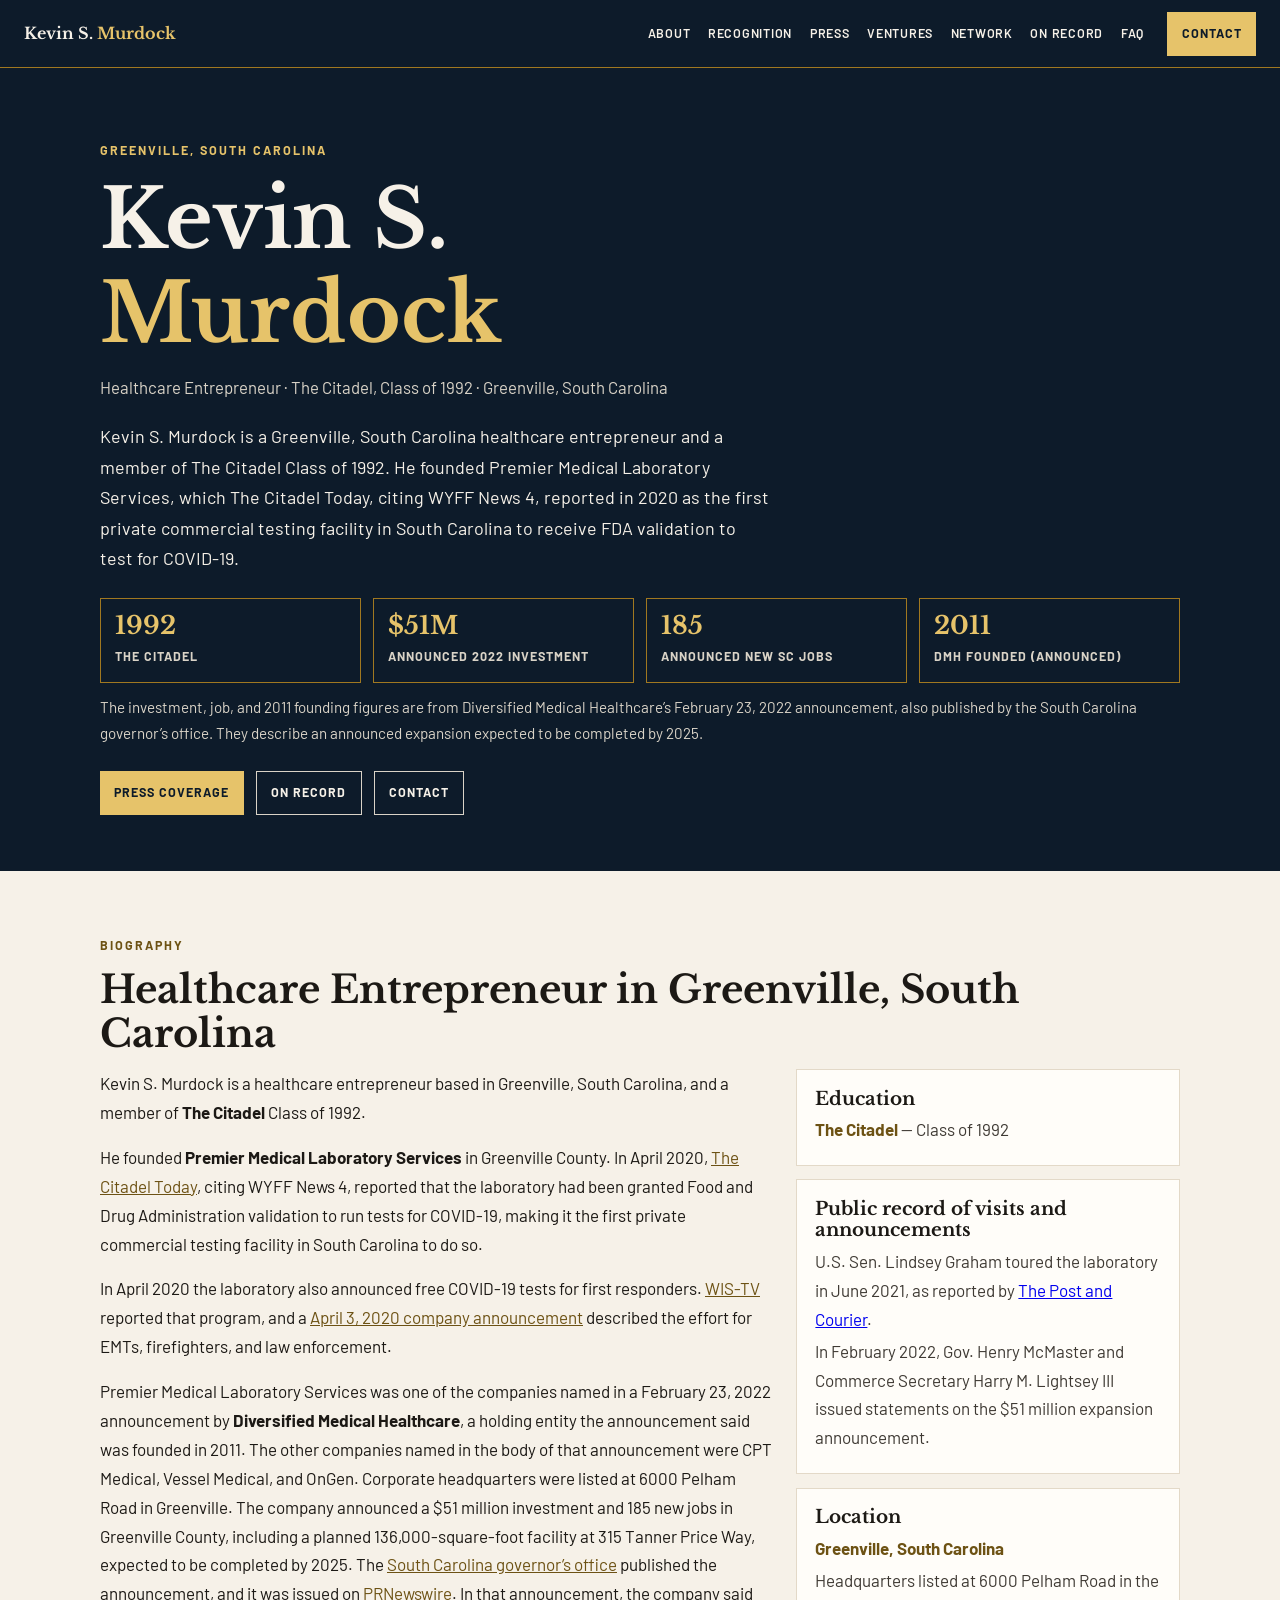
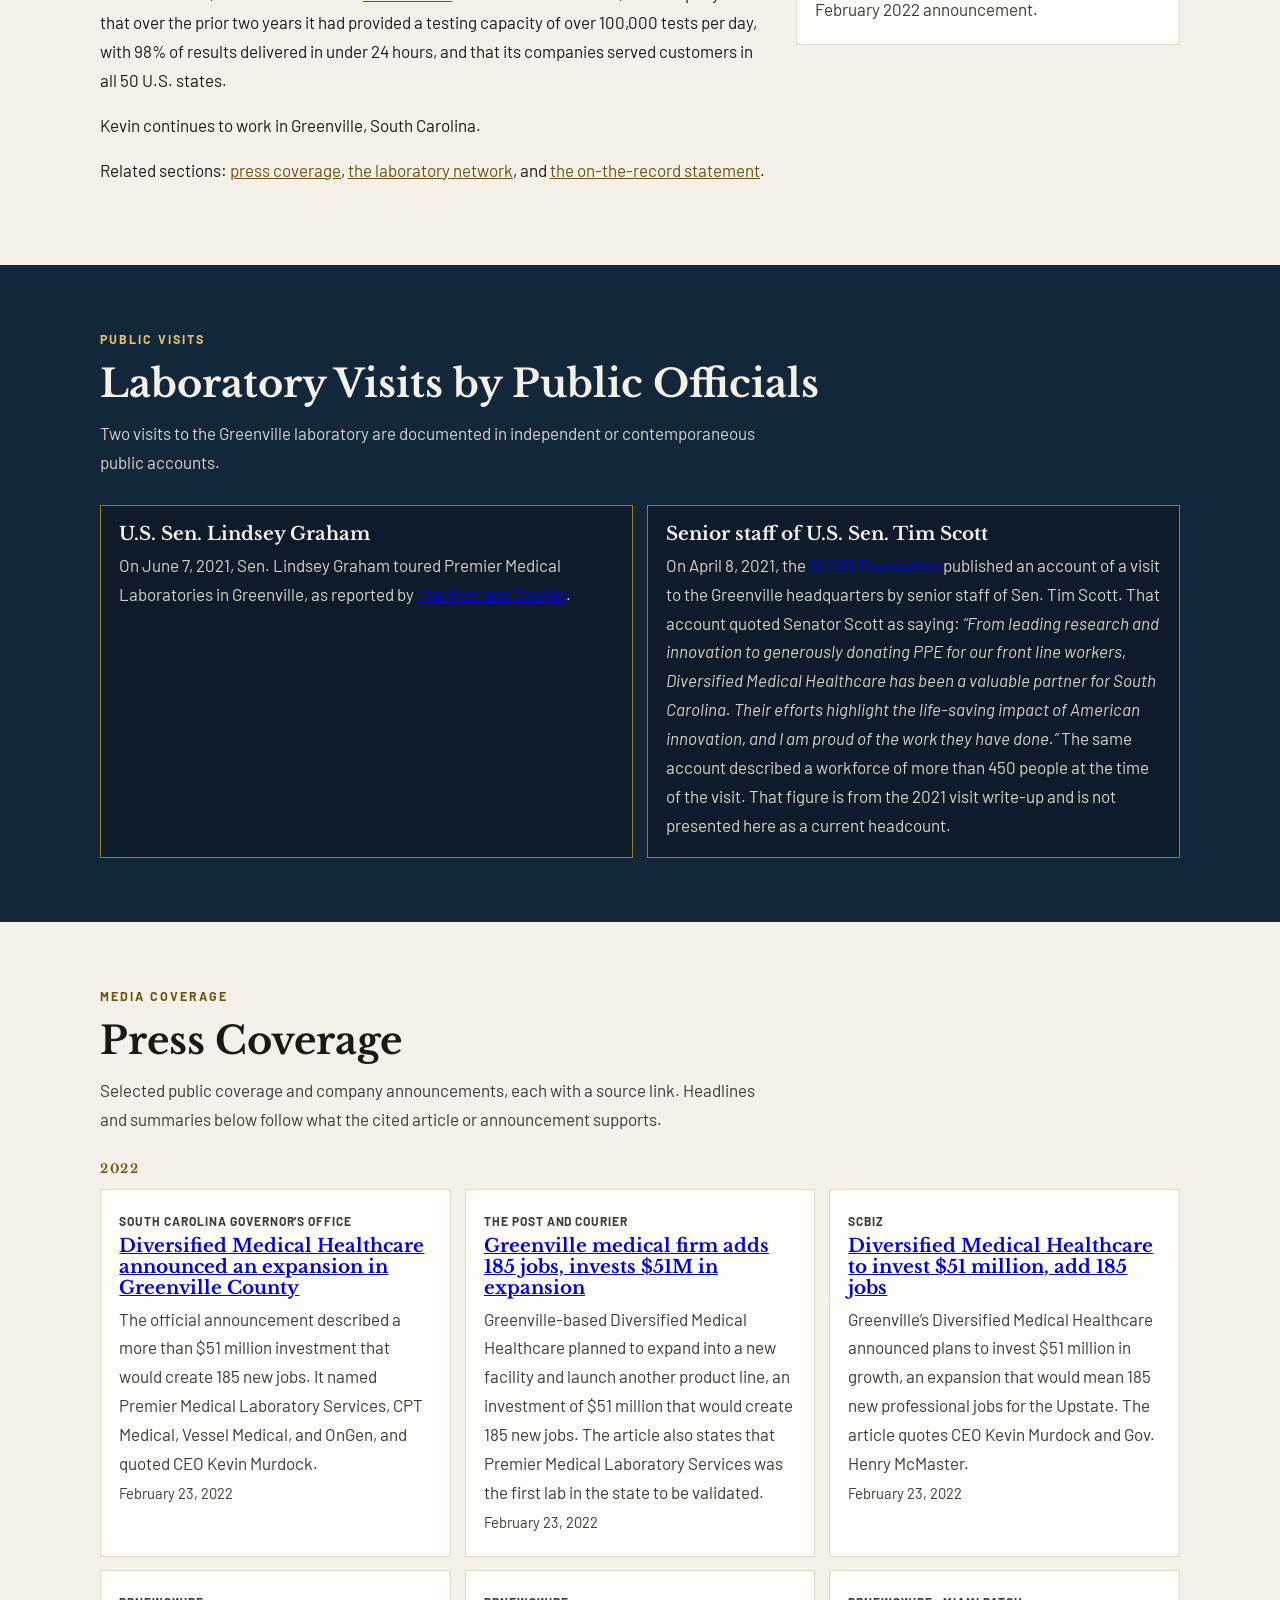
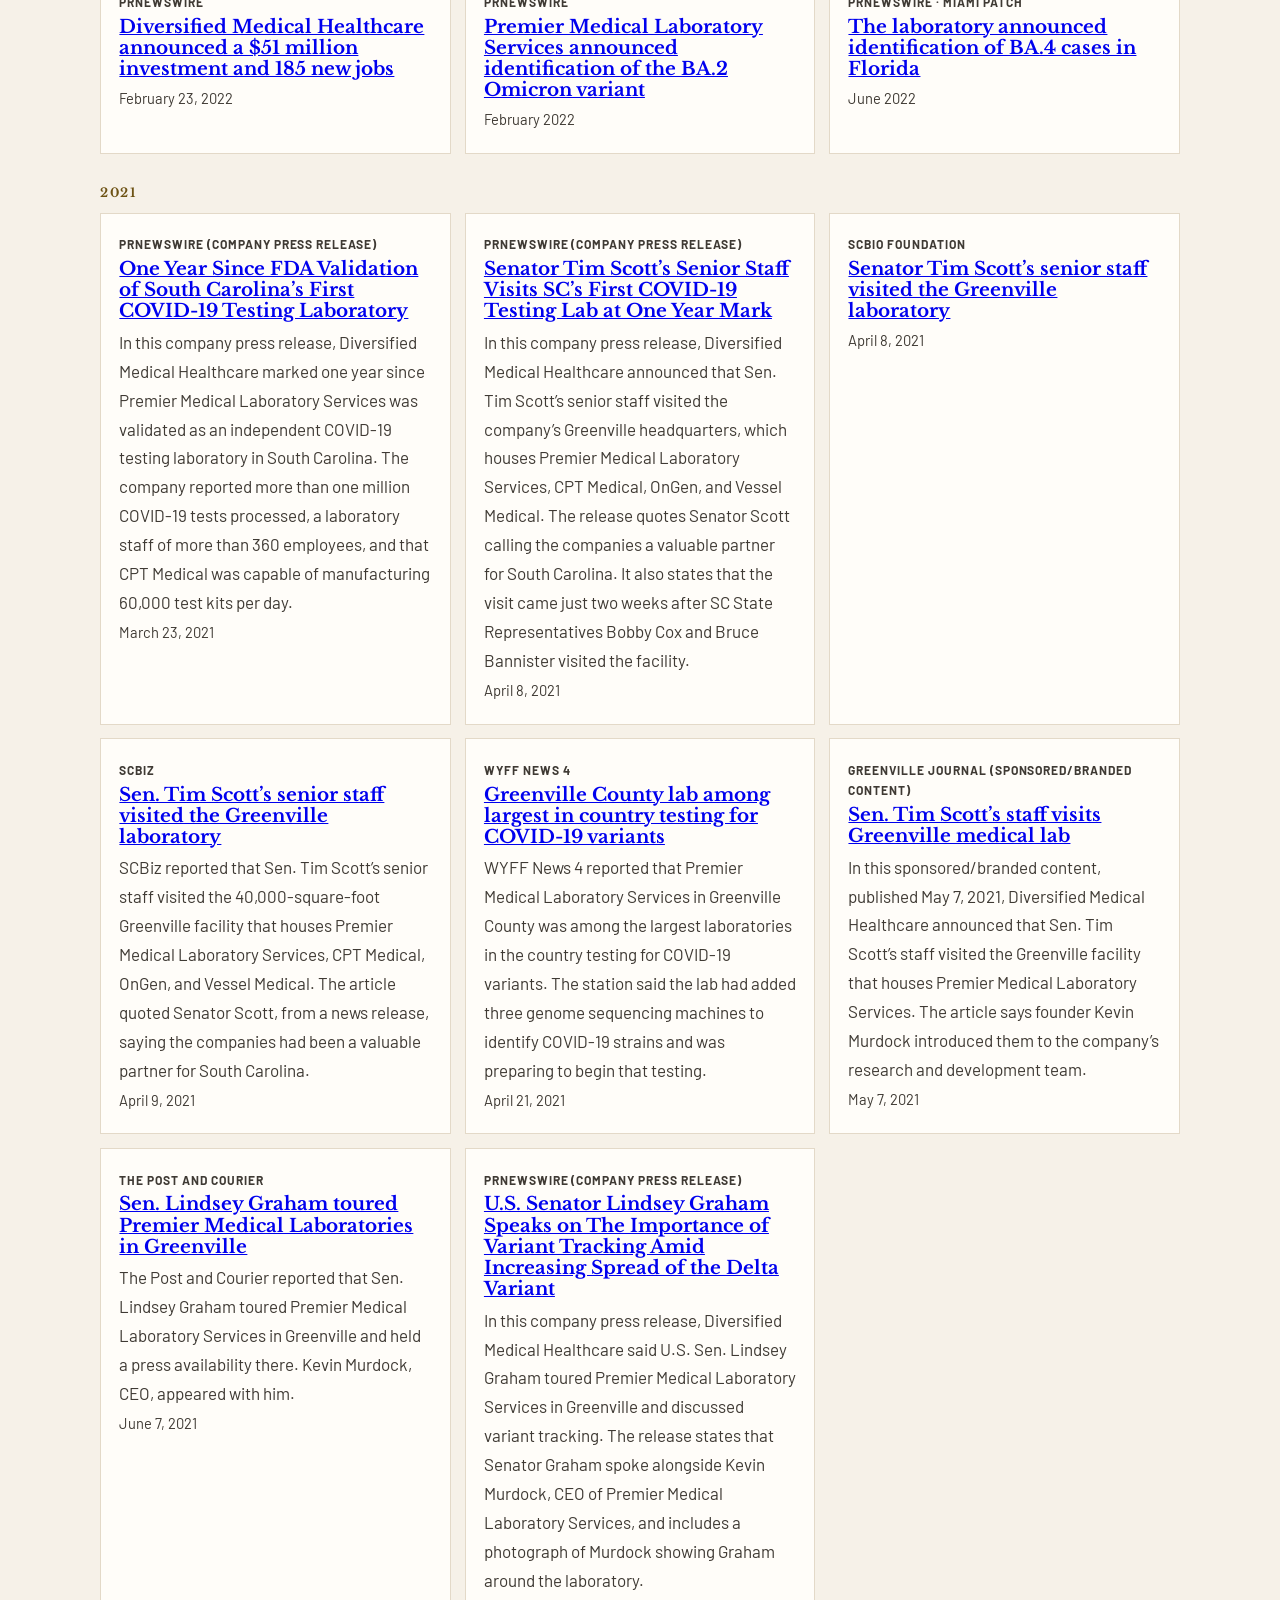
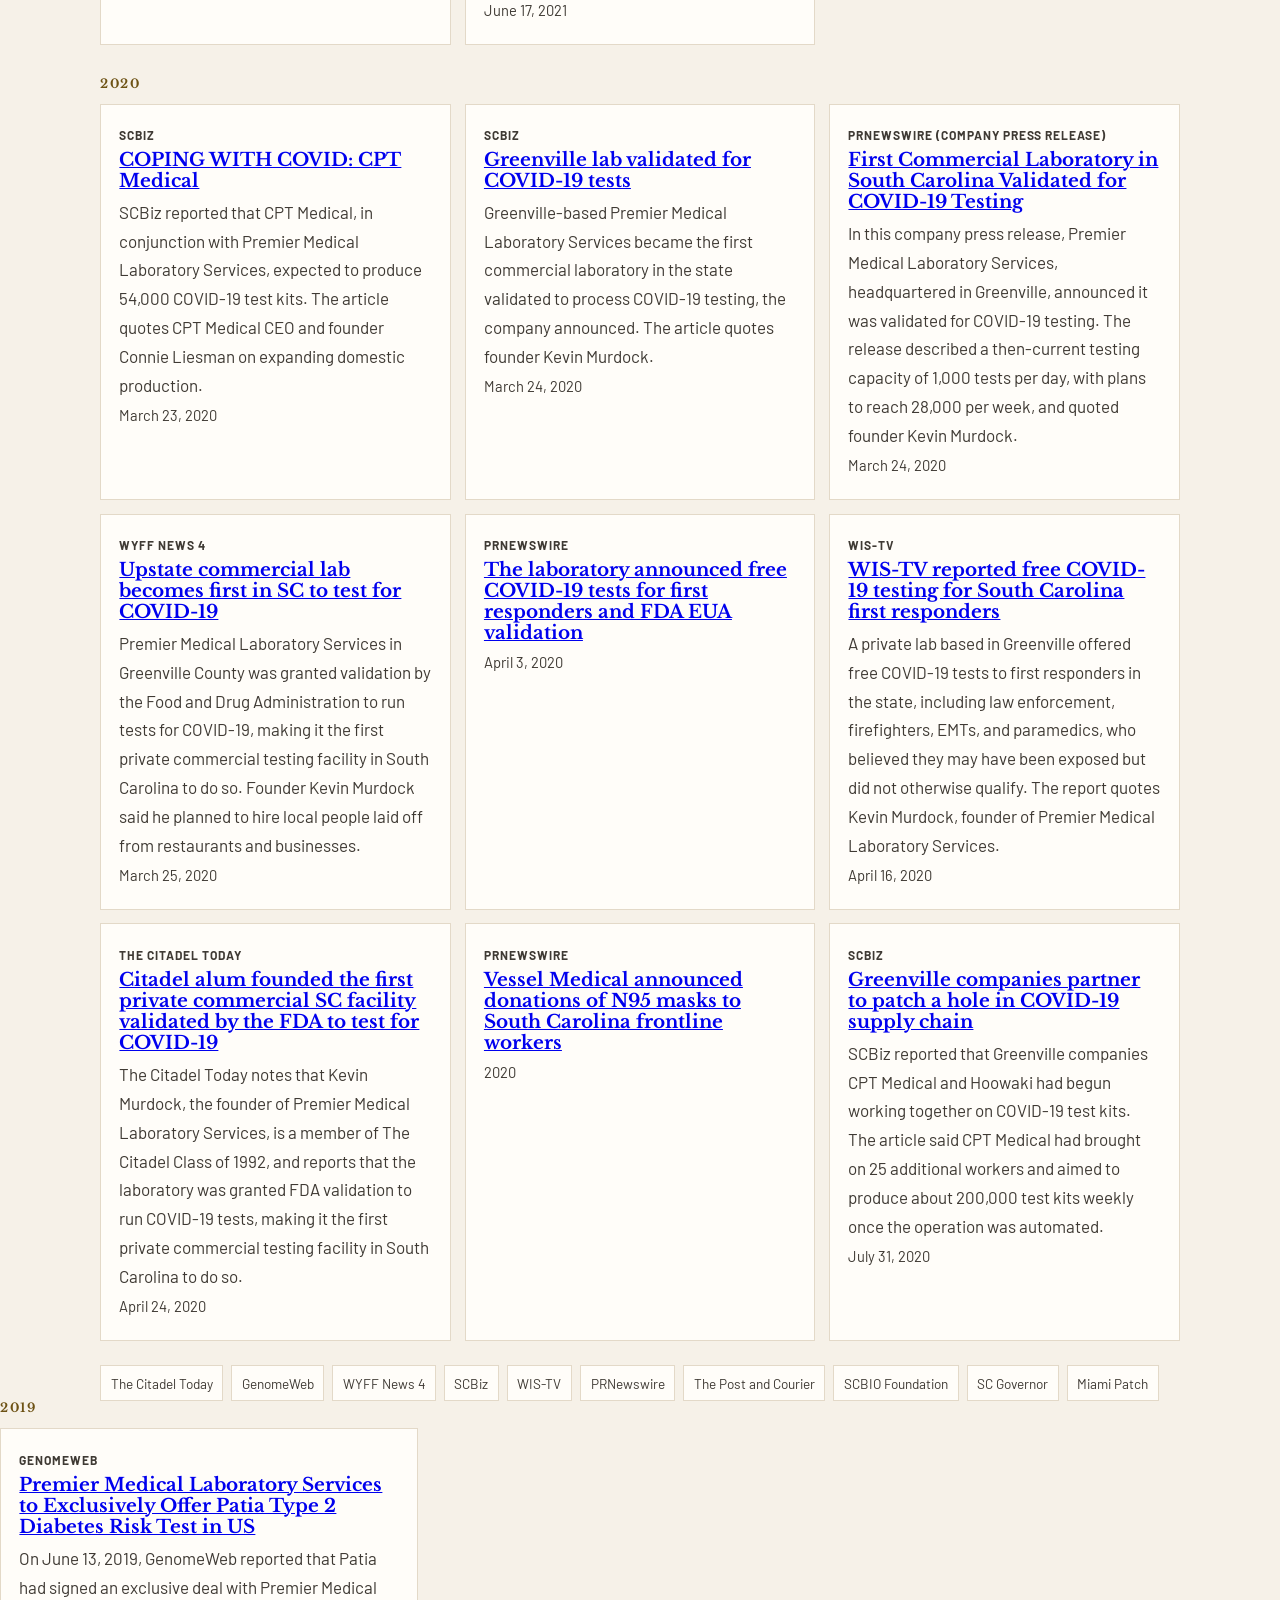
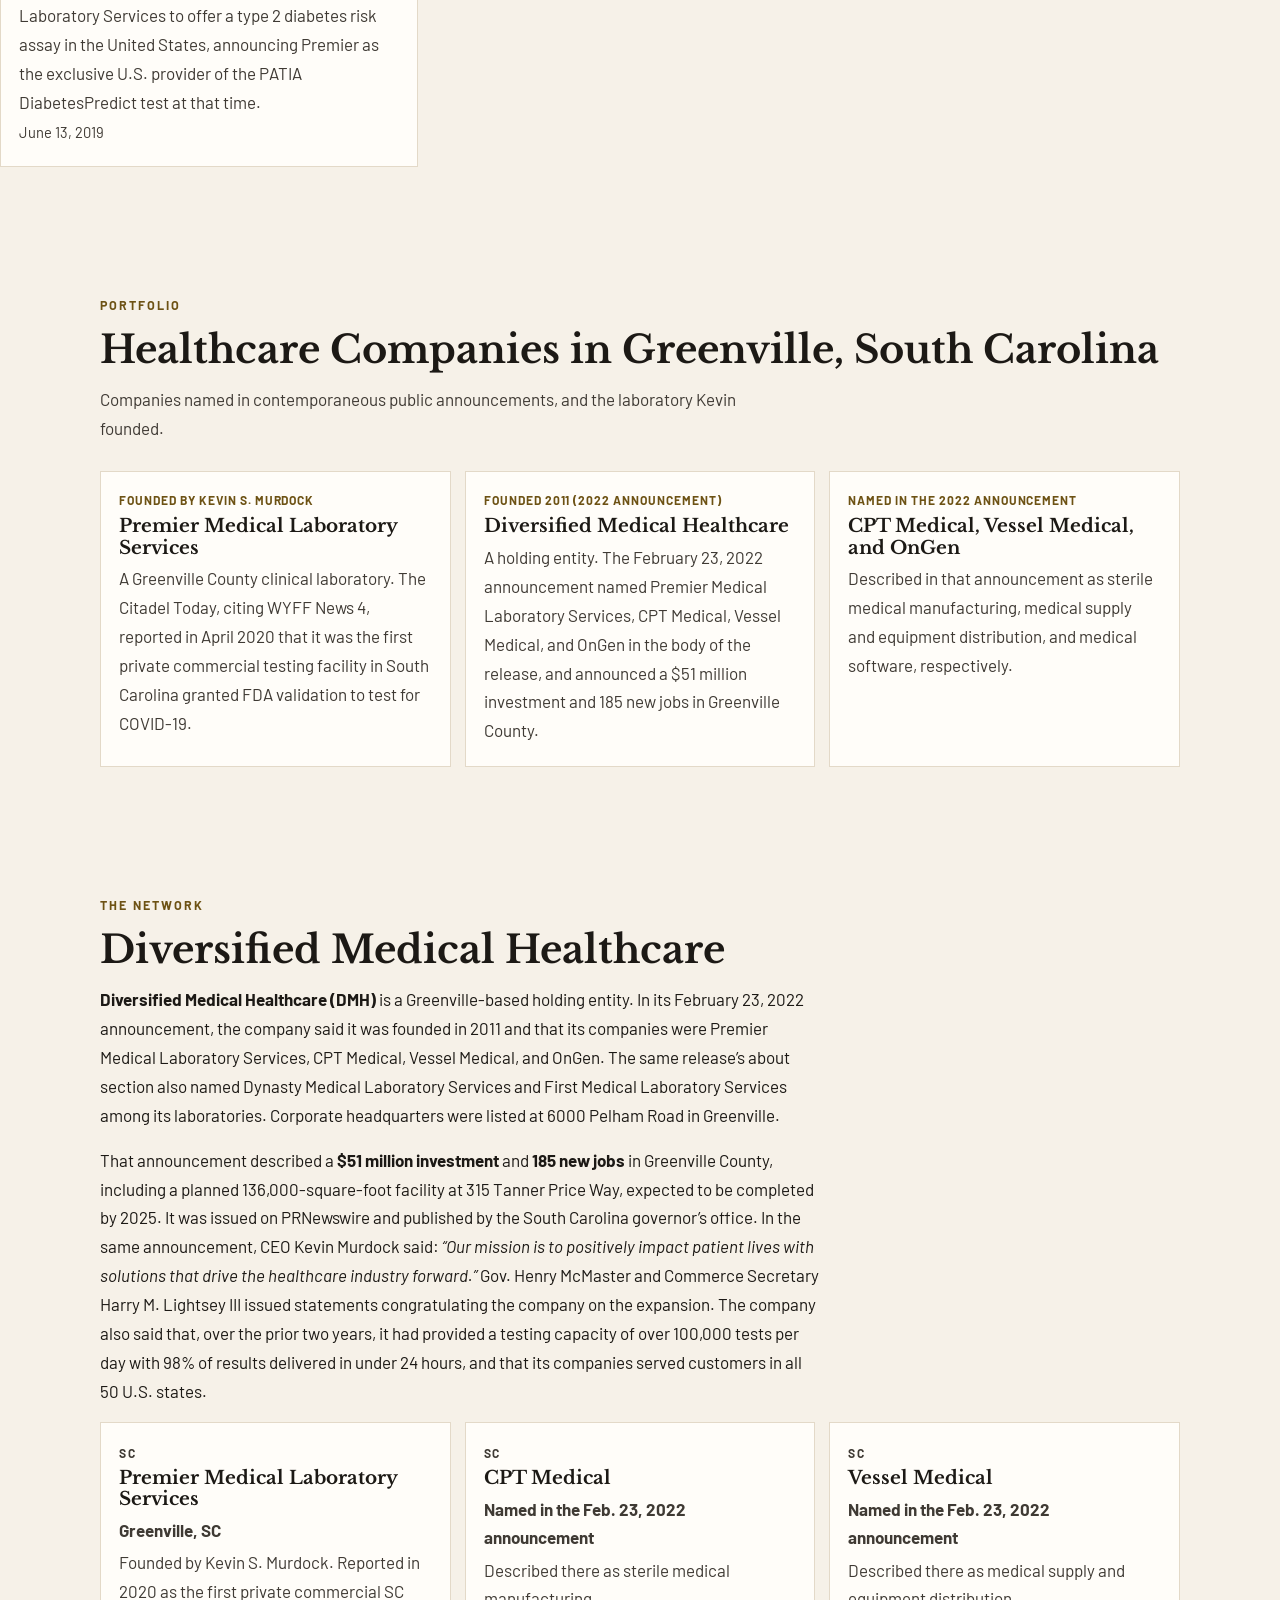
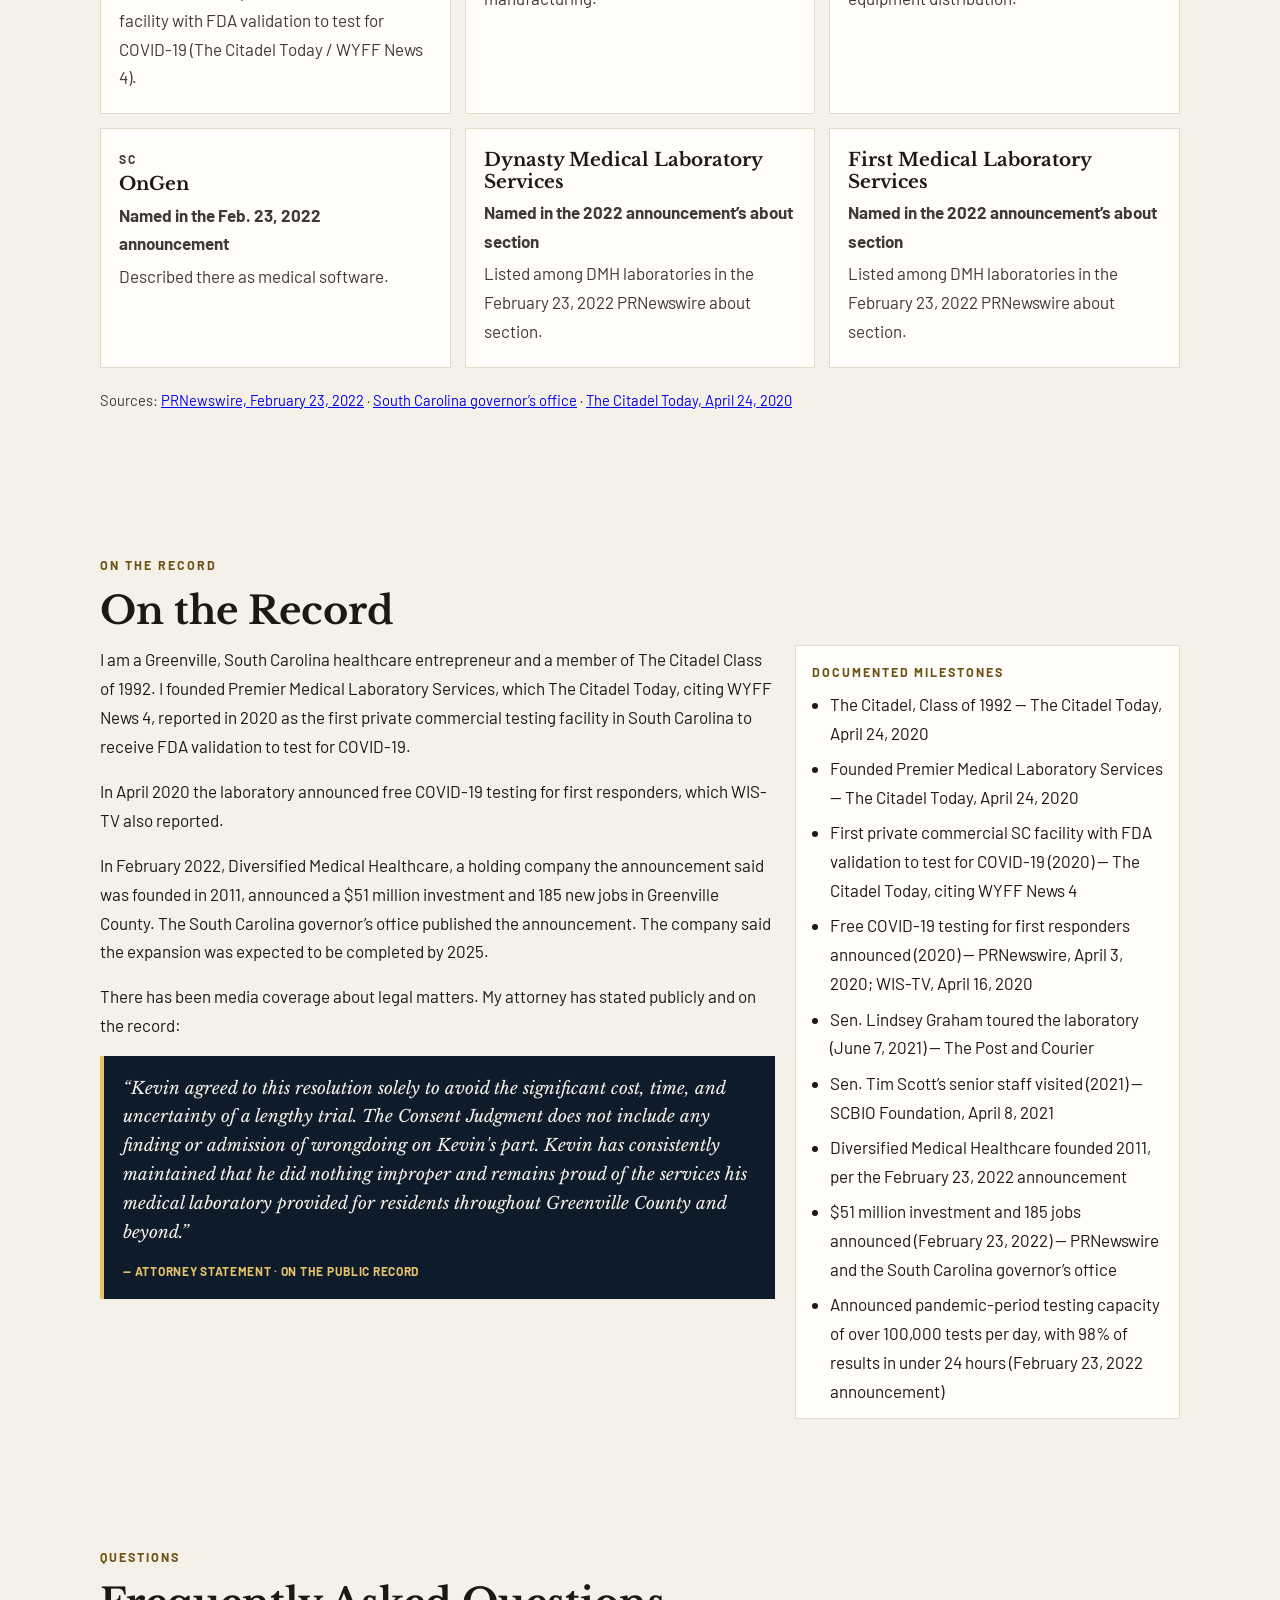
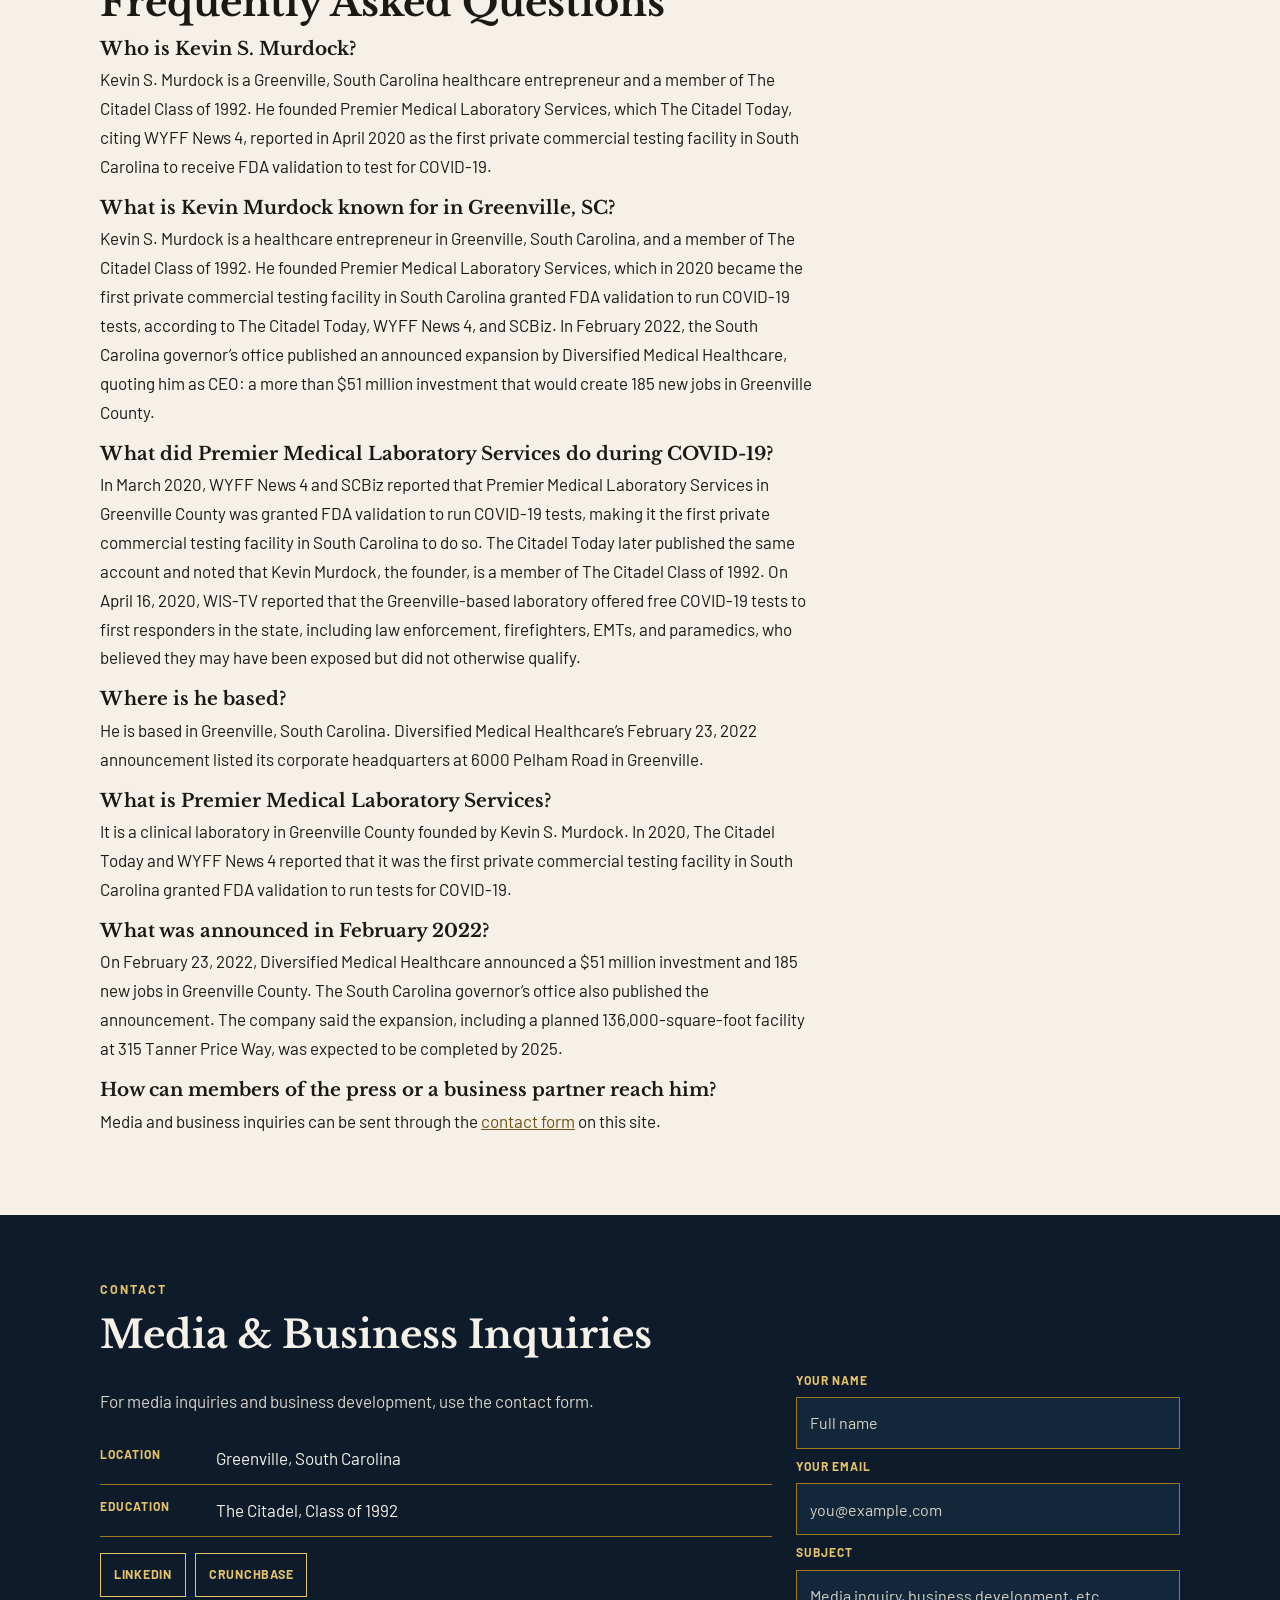
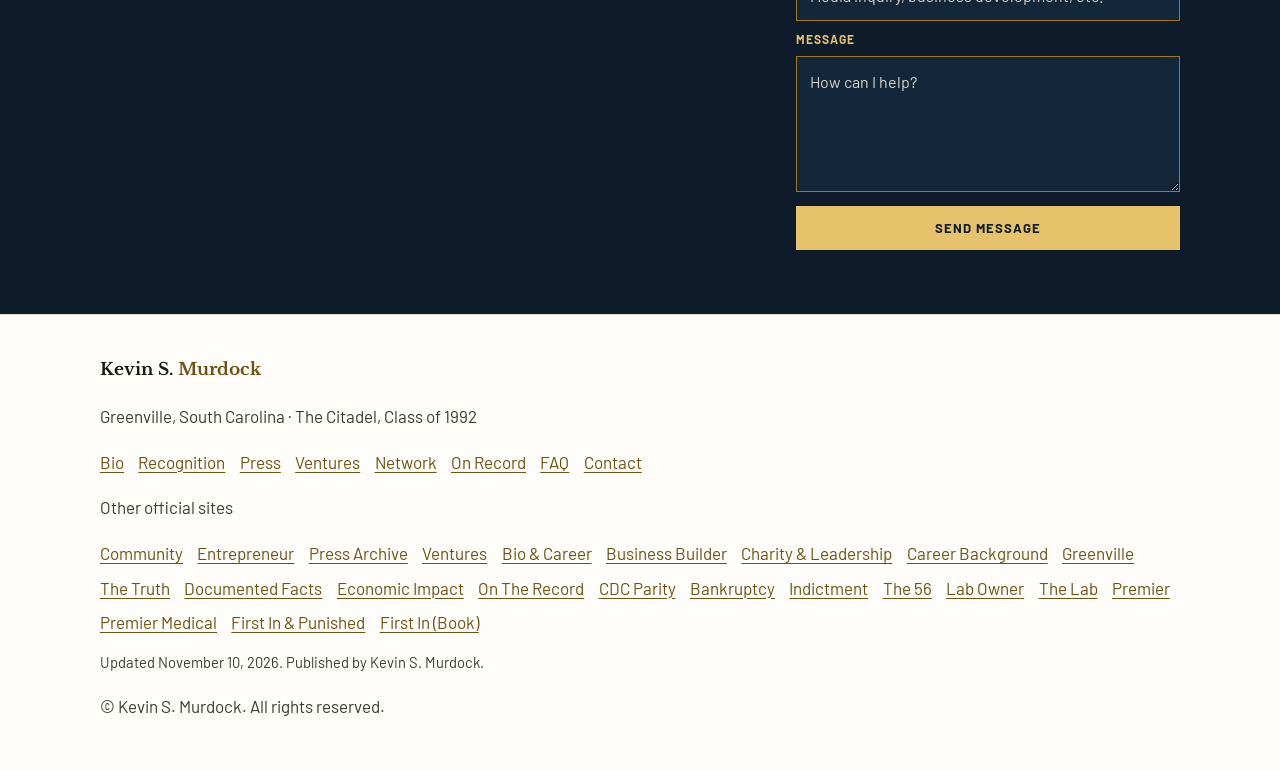
<file: index.html>
<!DOCTYPE html>
<html lang="en">
<head>
<meta charset="UTF-8">
<meta name="viewport" content="width=device-width, initial-scale=1.0">
<title>Kevin S. Murdock | Healthcare Entrepreneur | Greenville, SC</title>
<meta name="description" content="Kevin S. Murdock, Citadel Class of 1992, founded Premier Medical Laboratory Services, SC's first private commercial COVID-19 testing lab.">
<meta name="keywords" content="Kevin Murdock, Kevin S. Murdock, healthcare entrepreneur, Greenville SC, Premier Medical Laboratory Services, Diversified Medical Healthcare, COVID testing South Carolina, Citadel 1992, Lindsey Graham, Tim Scott">
<meta name="author" content="Kevin S. Murdock">
<meta name="robots" content="index, follow">
<meta name="theme-color" content="#0d1b2a">
<link rel="canonical" href="https://kevinsmurdock.com/">
<meta property="og:title" content="Kevin S. Murdock | Healthcare Entrepreneur | Greenville, SC">
<meta property="og:description" content="Kevin S. Murdock, Citadel Class of 1992, founded Premier Medical Laboratory Services, SC's first private commercial COVID-19 testing lab.">
<meta property="og:url" content="https://kevinsmurdock.com/">
<meta property="og:type" content="profile">
<meta property="og:locale" content="en_US">
<meta property="og:image" content="https://kevinsmurdock.com/og-image.png">
<meta property="og:image:alt" content="Kevin S. Murdock, healthcare entrepreneur, Greenville, South Carolina">
<meta name="twitter:card" content="summary_large_image">
<meta name="twitter:title" content="Kevin S. Murdock | Healthcare Entrepreneur | Greenville, SC">
<meta name="twitter:description" content="Kevin S. Murdock, Citadel Class of 1992, founded Premier Medical Laboratory Services, SC's first private commercial COVID-19 testing lab.">
<meta name="twitter:image" content="https://kevinsmurdock.com/og-image.png">
<meta name="twitter:image:alt" content="Kevin S. Murdock, healthcare entrepreneur, Greenville, South Carolina">
<script type="application/ld+json">{
  "@context": "https://schema.org",
  "@graph": [
    {
      "@type": "ProfilePage",
      "@id": "https://kevinsmurdock.com/#page",
      "url": "https://kevinsmurdock.com/",
      "name": "Kevin S. Murdock | Healthcare Entrepreneur | Greenville, SC",
      "description": "Kevin S. Murdock, Citadel Class of 1992, founded Premier Medical Laboratory Services, SC's first private commercial COVID-19 testing lab.",
      "inLanguage": "en",
      "dateModified": "2026-11-10",
      "isPartOf": {
        "@id": "https://kevinsmurdock.com/#website"
      },
      "mainEntity": {
        "@id": "https://kevinsmurdock.com/#person"
      }
    },
    {
      "@type": "WebSite",
      "@id": "https://kevinsmurdock.com/#website",
      "url": "https://kevinsmurdock.com/",
      "name": "Kevin S. Murdock",
      "publisher": {
        "@id": "https://kevinsmurdock.com/#person"
      },
      "inLanguage": "en"
    },
    {
      "@type": "Person",
      "@id": "https://kevinsmurdock.com/#person",
      "name": "Kevin S. Murdock",
      "alternateName": [
        "Kevin Murdock",
        "Kevin Scott Murdock"
      ],
      "url": "https://kevinsmurdock.com/",
      "description": "Kevin S. Murdock, Citadel Class of 1992, founded Premier Medical Laboratory Services, SC's first private commercial COVID-19 testing lab.",
      "jobTitle": "Healthcare Entrepreneur",
      "homeLocation": {
        "@type": "Place",
        "name": "Greenville, South Carolina"
      },
      "alumniOf": {
        "@type": "CollegeOrUniversity",
        "name": "The Citadel",
        "url": "https://www.citadel.edu/"
      },
      "knowsAbout": [
        "Healthcare",
        "Clinical laboratories",
        "COVID-19 testing"
      ],
      "mainEntityOfPage": {
        "@id": "https://kevinsmurdock.com/#page"
      },
      "sameAs": [
        "https://www.linkedin.com/in/kevin-murdock-7a64a229/",
        "https://www.crunchbase.com/person/kevin-murdock-aa5f",
        "https://kevinsmurdock.org",
        "https://kevinsmurdock.co",
        "https://kevinsmurdock.info",
        "https://kevinsmurdock.biz",
        "https://kevinmurdock.net",
        "https://kevinmurdock.co",
        "https://kevinmurdock.org",
        "https://kevinmurdock.info",
        "https://kevinmurdock56.com",
        "https://kevinmurdockgreenville.com",
        "https://kevinmurdockextorted.com",
        "https://kevinmurdocktruth.com",
        "https://kevinmurdockjustice.com",
        "https://kevinmurdockfacts.com",
        "https://kevinmurdockontherecord.com",
        "https://kevinmurdockbankruptcy.com",
        "https://kevinmurdockindictment.com",
        "https://kevinmurdocklabowner.com",
        "https://kevinmurdocklab.com",
        "https://kevinmurdockpremier.com",
        "https://kevinmurdockpremiermedical.com",
        "https://firstinandpunished.com",
        "https://firstinbook.com"
      ],
      "subjectOf": [
        {
          "@id": "https://kevinsmurdock.com/#news-scbiz-2020-03-24"
        },
        {
          "@id": "https://kevinsmurdock.com/#news-wyff-2020-03-25"
        },
        {
          "@id": "https://kevinsmurdock.com/#news-wistv-2020-04-16"
        },
        {
          "@id": "https://kevinsmurdock.com/#news-citadel-2020-04-24"
        },
        {
          "@id": "https://kevinsmurdock.com/#news-governor-2022-02-23"
        },
        {
          "@id": "https://kevinsmurdock.com/#news-postandcourier-2022-02-23"
        },
        {
          "@id": "https://kevinsmurdock.com/#news-scbiz-2022-02-23"
        },
        {
          "@id": "https://kevinsmurdock.com/#news-wyff-2021-04-21"
        },
        {
          "@id": "https://kevinsmurdock.com/#news-scbiz-cpt-2020-03-23"
        },
        {
          "@id": "https://kevinsmurdock.com/#news-prnewswire-2020-03-24"
        },
        {
          "@id": "https://kevinsmurdock.com/#news-scbiz-hoowaki-2020-07-31"
        },
        {
          "@id": "https://kevinsmurdock.com/#news-genomeweb-2019-06-13"
        },
        {
          "@id": "https://kevinsmurdock.com/#news-prnewswire-2021-03-23"
        },
        {
          "@id": "https://kevinsmurdock.com/#news-prnewswire-scott-2021-04-08"
        },
        {
          "@id": "https://kevinsmurdock.com/#news-scbiz-scott-2021-04-09"
        },
        {
          "@id": "https://kevinsmurdock.com/#news-prnewswire-graham-2021-06-17"
        },
        {
          "@id": "https://kevinsmurdock.com/#news-postandcourier-graham-2021-06-07"
        },
        {
          "@id": "https://kevinsmurdock.com/#news-greenvillejournal-scott-2021-05-07"
        }
      ]
    },
    {
      "@type": "Organization",
      "@id": "https://kevinsmurdock.com/#org-pmls",
      "name": "Premier Medical Laboratory Services",
      "founder": {
        "@id": "https://kevinsmurdock.com/#person"
      },
      "address": {
        "@type": "PostalAddress",
        "addressLocality": "Greenville",
        "addressRegion": "SC",
        "addressCountry": "US"
      }
    },
    {
      "@type": "Organization",
      "@id": "https://kevinsmurdock.com/#org-dmh",
      "name": "Diversified Medical Healthcare",
      "foundingDate": "2011",
      "founder": {
        "@id": "https://kevinsmurdock.com/#person"
      },
      "address": {
        "@type": "PostalAddress",
        "streetAddress": "6000 Pelham Road",
        "addressLocality": "Greenville",
        "addressRegion": "SC",
        "addressCountry": "US"
      }
    },
    {
      "@type": "NewsArticle",
      "@id": "https://kevinsmurdock.com/#news-scbiz-2020-03-24",
      "url": "https://scbiz.com/greenville-lab-validated-for-covid-19-tests/",
      "headline": "Greenville lab validated for COVID-19 tests",
      "datePublished": "2020-03-24",
      "publisher": {
        "@type": "Organization",
        "name": "SCBiz"
      },
      "about": {
        "@id": "https://kevinsmurdock.com/#person"
      }
    },
    {
      "@type": "NewsArticle",
      "@id": "https://kevinsmurdock.com/#news-wyff-2020-03-25",
      "url": "https://www.wyff4.com/article/upstate-commercial-lab-becomes-first-in-sc-to-test-for-covid-19-testing/31917255",
      "headline": "Upstate commercial lab becomes first in SC to test for COVID-19",
      "datePublished": "2020-03-25",
      "publisher": {
        "@type": "Organization",
        "name": "WYFF News 4"
      },
      "about": {
        "@id": "https://kevinsmurdock.com/#person"
      }
    },
    {
      "@type": "NewsArticle",
      "@id": "https://kevinsmurdock.com/#news-wistv-2020-04-16",
      "url": "https://www.wistv.com/2020/04/16/sc-lab-providing-free-covid-testing-all-first-responders/",
      "headline": "SC lab providing free COVID testing to all first responders",
      "datePublished": "2020-04-16",
      "publisher": {
        "@type": "Organization",
        "name": "WIS-TV"
      },
      "about": {
        "@id": "https://kevinsmurdock.com/#person"
      }
    },
    {
      "@type": "NewsArticle",
      "@id": "https://kevinsmurdock.com/#news-citadel-2020-04-24",
      "url": "https://today.citadel.edu/upstate-commercial-lab-becomes-first-in-sc-to-test-for-covid-19/",
      "headline": "Upstate commercial lab becomes first in SC to test for COVID-19",
      "datePublished": "2020-04-24",
      "publisher": {
        "@type": "Organization",
        "name": "The Citadel Today"
      },
      "about": {
        "@id": "https://kevinsmurdock.com/#person"
      }
    },
    {
      "@type": "NewsArticle",
      "@id": "https://kevinsmurdock.com/#news-governor-2022-02-23",
      "url": "https://governor.sc.gov/news/2022-02/diversified-medical-healthcare-expanding-operations-greenville-county",
      "headline": "Diversified Medical Healthcare expanding operations in Greenville County",
      "datePublished": "2022-02-23",
      "publisher": {
        "@type": "Organization",
        "name": "Office of the Governor of South Carolina"
      },
      "about": {
        "@id": "https://kevinsmurdock.com/#person"
      }
    },
    {
      "@type": "NewsArticle",
      "@id": "https://kevinsmurdock.com/#news-postandcourier-2022-02-23",
      "url": "https://www.postandcourier.com/greenville/business/greenville-medical-firm-adds-185-jobs-invests-51m-in-expansion/article_5feb28e8-93e0-11ec-9080-2bc7f038245e.html",
      "headline": "Greenville medical firm adds 185 jobs, invests $51M in expansion",
      "datePublished": "2022-02-23",
      "publisher": {
        "@type": "Organization",
        "name": "The Post and Courier"
      },
      "about": {
        "@id": "https://kevinsmurdock.com/#person"
      }
    },
    {
      "@type": "NewsArticle",
      "@id": "https://kevinsmurdock.com/#news-scbiz-2022-02-23",
      "url": "https://scbiz.com/diversified-medical-healthcare-to-invest-51-million-add-185-jobs/",
      "headline": "Diversified Medical Healthcare to invest $51 million, add 185 jobs",
      "datePublished": "2022-02-23",
      "publisher": {
        "@type": "Organization",
        "name": "SCBiz"
      },
      "about": {
        "@id": "https://kevinsmurdock.com/#person"
      }
    },
    {
      "@type": "NewsArticle",
      "@id": "https://kevinsmurdock.com/#news-wyff-2021-04-21",
      "url": "https://www.wyff4.com/article/greenville-county-lab-among-largest-in-country-testing-for-covid-19-variants-strains/36178979",
      "headline": "Greenville County lab among largest in country testing for COVID-19 variants",
      "datePublished": "2021-04-21",
      "publisher": {
        "@type": "Organization",
        "name": "WYFF News 4"
      },
      "about": {
        "@id": "https://kevinsmurdock.com/#person"
      }
    },
    {
      "@type": "NewsArticle",
      "@id": "https://kevinsmurdock.com/#news-scbiz-cpt-2020-03-23",
      "url": "https://scbiz.com/coping-with-covid-cpt-medical/",
      "headline": "COPING WITH COVID: CPT Medical",
      "datePublished": "2020-03-23",
      "publisher": {
        "@type": "Organization",
        "name": "SCBiz"
      },
      "about": {
        "@id": "https://kevinsmurdock.com/#person"
      }
    },
    {
      "@type": "NewsArticle",
      "@id": "https://kevinsmurdock.com/#news-prnewswire-2020-03-24",
      "url": "https://www.prnewswire.com/news-releases/first-commercial-laboratory-in-south-carolina-validated-for-covid-19-testing-301028937.html",
      "headline": "First Commercial Laboratory in South Carolina Validated for COVID-19 Testing",
      "datePublished": "2020-03-24",
      "publisher": {
        "@type": "Organization",
        "name": "PR Newswire"
      },
      "about": {
        "@id": "https://kevinsmurdock.com/#person"
      }
    },
    {
      "@type": "NewsArticle",
      "@id": "https://kevinsmurdock.com/#news-scbiz-hoowaki-2020-07-31",
      "url": "https://scbiz.com/greenville-companies-partner-to-patch-a-hole-in-covid-19-supply-chain/",
      "headline": "Greenville companies partner to patch a hole in COVID-19 supply chain",
      "datePublished": "2020-07-31",
      "publisher": {
        "@type": "Organization",
        "name": "SCBiz"
      },
      "about": {
        "@id": "https://kevinsmurdock.com/#person"
      }
    },
    {
      "@type": "NewsArticle",
      "@id": "https://kevinsmurdock.com/#news-genomeweb-2019-06-13",
      "url": "https://www.genomeweb.com/pcr/premier-medical-laboratory-services-exclusively-offer-patia-type-2-diabetes-risk-test-us",
      "headline": "Premier Medical Laboratory Services to Exclusively Offer Patia Type 2 Diabetes Risk Test in US",
      "datePublished": "2019-06-13",
      "publisher": {
        "@type": "Organization",
        "name": "GenomeWeb"
      },
      "about": {
        "@id": "https://kevinsmurdock.com/#person"
      }
    },
    {
      "@type": "NewsArticle",
      "@id": "https://kevinsmurdock.com/#news-prnewswire-2021-03-23",
      "url": "https://www.prnewswire.com/news-releases/one-year-since-fda-validation-of-south-carolinas-first-covid-19-testing-laboratory-301254210.html",
      "headline": "One Year Since FDA Validation of South Carolina's First COVID-19 Testing Laboratory",
      "datePublished": "2021-03-23",
      "publisher": {
        "@type": "Organization",
        "name": "PR Newswire"
      },
      "about": {
        "@id": "https://kevinsmurdock.com/#person"
      }
    },
    {
      "@type": "NewsArticle",
      "@id": "https://kevinsmurdock.com/#news-prnewswire-scott-2021-04-08",
      "url": "https://www.prnewswire.com/news-releases/senator-tim-scotts-senior-staff-visits-scs-first-covid-19-testing-lab-at-one-year-mark-301265250.html",
      "headline": "Senator Tim Scott's Senior Staff Visits SC's First COVID-19 Testing Lab at One Year Mark",
      "datePublished": "2021-04-08",
      "publisher": {
        "@type": "Organization",
        "name": "PR Newswire"
      },
      "about": {
        "@id": "https://kevinsmurdock.com/#person"
      }
    },
    {
      "@type": "NewsArticle",
      "@id": "https://kevinsmurdock.com/#news-scbiz-scott-2021-04-09",
      "url": "https://scbiz.com/greenville-lab-honored-for-nations-highest-covid-19-testing-capacity/",
      "headline": "Greenville lab honored for nation's highest COVID-19 testing capacity",
      "datePublished": "2021-04-09",
      "publisher": {
        "@type": "Organization",
        "name": "SCBiz"
      },
      "about": {
        "@id": "https://kevinsmurdock.com/#person"
      }
    },
    {
      "@type": "NewsArticle",
      "@id": "https://kevinsmurdock.com/#news-prnewswire-graham-2021-06-17",
      "url": "https://www.prnewswire.com/news-releases/us-senator-lindsey-graham-speaks-on-the-importance-of-variant-tracking-amid-increasing-spread-of-the-delta-variant-301315031.html",
      "headline": "U.S. Senator Lindsey Graham Speaks on The Importance of Variant Tracking Amid Increasing Spread of the Delta Variant",
      "datePublished": "2021-06-17",
      "publisher": {
        "@type": "Organization",
        "name": "PR Newswire"
      },
      "about": {
        "@id": "https://kevinsmurdock.com/#person"
      }
    },
    {
      "@type": "FAQPage",
      "@id": "https://kevinsmurdock.com/#faq-schema",
      "mainEntity": [
        {
          "@type": "Question",
          "name": "Who is Kevin S. Murdock?",
          "acceptedAnswer": {
            "@type": "Answer",
            "text": "Kevin S. Murdock is a Greenville, South Carolina healthcare entrepreneur and a member of The Citadel Class of 1992. He founded Premier Medical Laboratory Services, which The Citadel Today, citing WYFF News 4, reported in April 2020 as the first private commercial testing facility in South Carolina to receive FDA validation to test for COVID-19."
          }
        },
        {
          "@type": "Question",
          "name": "What is Kevin Murdock known for in Greenville, SC?",
          "acceptedAnswer": {
            "@type": "Answer",
            "text": "Kevin S. Murdock is a healthcare entrepreneur in Greenville, South Carolina, and a member of The Citadel Class of 1992. He founded Premier Medical Laboratory Services, which in 2020 became the first private commercial testing facility in South Carolina granted FDA validation to run COVID-19 tests, according to The Citadel Today, WYFF News 4, and SCBiz. In February 2022, the South Carolina governor’s office published an announced expansion by Diversified Medical Healthcare, quoting him as CEO: a more than $51 million investment that would create 185 new jobs in Greenville County."
          }
        },
        {
          "@type": "Question",
          "name": "What did Premier Medical Laboratory Services do during COVID-19?",
          "acceptedAnswer": {
            "@type": "Answer",
            "text": "In March 2020, WYFF News 4 and SCBiz reported that Premier Medical Laboratory Services in Greenville County was granted FDA validation to run COVID-19 tests, making it the first private commercial testing facility in South Carolina to do so. The Citadel Today later published the same account and noted that Kevin Murdock, the founder, is a member of The Citadel Class of 1992. On April 16, 2020, WIS-TV reported that the Greenville-based laboratory offered free COVID-19 tests to first responders in the state, including law enforcement, firefighters, EMTs, and paramedics, who believed they may have been exposed but did not otherwise qualify."
          }
        },
        {
          "@type": "Question",
          "name": "Where is he based?",
          "acceptedAnswer": {
            "@type": "Answer",
            "text": "He is based in Greenville, South Carolina. Diversified Medical Healthcare’s February 23, 2022 announcement listed its corporate headquarters at 6000 Pelham Road in Greenville."
          }
        },
        {
          "@type": "Question",
          "name": "What is Premier Medical Laboratory Services?",
          "acceptedAnswer": {
            "@type": "Answer",
            "text": "It is a clinical laboratory in Greenville County founded by Kevin S. Murdock. In 2020, The Citadel Today and WYFF News 4 reported that it was the first private commercial testing facility in South Carolina granted FDA validation to run tests for COVID-19."
          }
        },
        {
          "@type": "Question",
          "name": "What was announced in February 2022?",
          "acceptedAnswer": {
            "@type": "Answer",
            "text": "On February 23, 2022, Diversified Medical Healthcare announced a $51 million investment and 185 new jobs in Greenville County. The South Carolina governor’s office also published the announcement. The company said the expansion, including a planned 136,000-square-foot facility at 315 Tanner Price Way, was expected to be completed by 2025."
          }
        },
        {
          "@type": "Question",
          "name": "How can members of the press or a business partner reach him?",
          "acceptedAnswer": {
            "@type": "Answer",
            "text": "Media and business inquiries can be sent through the contact form on this site."
          }
        }
      ]
    },
    {
      "@type": "NewsArticle",
      "@id": "https://kevinsmurdock.com/#news-postandcourier-graham-2021-06-07",
      "url": "https://www.postandcourier.com/greenville/politics/graham-calls-for-hearings-on-covid-questions-surrounding-wuhan-lab-during-greenville-visit/article_6a07b858-c7be-11eb-88dc-b74da1ccd884.html",
      "headline": "Graham calls for hearings on COVID questions surrounding Wuhan lab during Greenville visit",
      "datePublished": "2021-06-07",
      "publisher": {
        "@type": "Organization",
        "name": "The Post and Courier"
      },
      "about": {
        "@id": "https://kevinsmurdock.com/#person"
      }
    },
    {
      "@type": "NewsArticle",
      "@id": "https://kevinsmurdock.com/#news-greenvillejournal-scott-2021-05-07",
      "url": "https://greenvillejournal.com/branded-content/sen-tim-scotts-staff-visits-greenville-sc-medical-lab/",
      "headline": "Sen. Tim Scott's staff visits Greenville medical lab",
      "datePublished": "2021-05-07",
      "publisher": {
        "@type": "Organization",
        "name": "Greenville Journal"
      },
      "about": {
        "@id": "https://kevinsmurdock.com/#person"
      }
    }
  ]
}</script>
<link rel="icon" href="/favicon.svg" type="image/svg+xml">
<link rel="preconnect" href="https://fonts.googleapis.com">
<link rel="preconnect" href="https://fonts.gstatic.com" crossorigin>
<link rel="preconnect" href="https://www.googletagmanager.com">
<link href="https://fonts.googleapis.com/css2?family=Libre+Baskerville:ital,wght@0,400;0,700;1,400&family=Barlow:wght@400;500;600;700&display=swap" rel="stylesheet">
<script async src="https://www.googletagmanager.com/gtag/js?id=G-H3GVQ6M8LM"></script>
<script>
  window.dataLayer = window.dataLayer || [];
  function gtag(){dataLayer.push(arguments);}
  gtag('js', new Date());
  gtag('config', 'G-H3GVQ6M8LM');
  gtag('config', 'AW-18090292877');
</script>
<style>
  :root {
    --navy: #0d1b2a;
    --navy-2: #12283a;
    --ink: #1c1915;
    --cream: #f6f1e8;
    --paper: #fffdf9;
    --gold-on-navy: #e6c36a;
    --gold-line: #a07820;
    --gold-text: #6d5214;
    --text-on-navy: #f6f1e8;
    --muted-on-navy: #d9d3c7;
    --muted: #3f3a34;
    --line: #e3d9c8;
    --header-h: 4.25rem;
  }
  *, *::before, *::after { box-sizing: border-box; }
  html { scroll-behavior: smooth; scroll-padding-top: 5rem; }
  body {
    margin: 0;
    font-family: "Barlow", "Noto Sans", "Segoe UI", sans-serif;
    font-size: 1.0625rem;
    line-height: 1.7;
    color: var(--ink);
    background: var(--cream);
    overflow-wrap: break-word;
  }
  img { max-width: 100%; height: auto; }
  :focus-visible {
    outline: 2px solid var(--navy);
    outline-offset: 3px;
    box-shadow: 0 0 0 5px var(--gold-on-navy);
  }
  .skip {
    position: absolute;
    left: 0.75rem;
    top: 0.75rem;
    z-index: 40;
    transform: translateY(-150%);
    background: var(--gold-on-navy);
    color: var(--navy);
    padding: 0.7rem 1rem;
    font-weight: 700;
    text-decoration: none;
  }
  .skip:focus { transform: none; }
  .site-header {
    position: sticky;
    top: 0;
    z-index: 20;
    display: flex;
    flex-wrap: wrap;
    align-items: center;
    background: var(--navy);
    border-bottom: 1px solid var(--gold-line);
  }
  .nav-state {
    position: absolute;
    width: 1px;
    height: 1px;
    padding: 0;
    margin: -1px;
    overflow: hidden;
    clip: rect(0, 0, 0, 0);
    white-space: nowrap;
    border: 0;
  }
  .bar {
    display: flex;
    flex: 1 1 auto;
    align-items: center;
    justify-content: space-between;
    gap: 0.75rem;
    order: 1;
    min-height: var(--header-h);
    padding: 0 1.25rem;
  }
  .nav-cta { order: 2; margin-right: 1rem; }
  .site-nav { order: 3; flex: 1 1 100%; }
  .brand {
    font-family: "Libre Baskerville", "Noto Serif", Georgia, serif;
    color: var(--text-on-navy);
    text-decoration: none;
    font-weight: 700;
    font-size: 1rem;
  }
  .brand span { color: var(--gold-on-navy); }
  .nav-label, .nav-cta, .btn {
    display: inline-flex;
    align-items: center;
    justify-content: center;
    min-height: 44px;
    padding: 0.55rem 0.9rem;
    font-size: 0.78rem;
    font-weight: 700;
    letter-spacing: 0.08em;
    text-transform: uppercase;
    text-decoration: none;
  }
  .nav-label {
    border: 1px solid var(--gold-on-navy);
    color: var(--gold-on-navy);
    cursor: pointer;
  }
  .close-label { display: none; }
  .nav-state:checked + .bar .open-label { display: none; }
  .nav-state:checked + .bar .close-label { display: inline; }
  .nav-cta { color: var(--navy); background: var(--gold-on-navy); }
  .site-nav { display: none; background: var(--navy); }
  .nav-state:checked ~ .site-nav { display: block; }
  .nav-state:focus-visible + .bar .nav-label {
    outline: 2px solid var(--navy);
    outline-offset: 3px;
    box-shadow: 0 0 0 5px var(--gold-on-navy);
  }
  .site-nav ul, .stats, .outlets, .milestones, .page-links, .official-links {
    list-style: none;
    margin: 0;
    padding: 0;
  }
  .site-nav ul { display: flex; flex-direction: column; padding: 0.25rem 1.25rem 1rem; }
  .site-nav a {
    display: flex;
    align-items: center;
    min-height: 44px;
    color: var(--text-on-navy);
    text-decoration: none;
    font-size: 0.95rem;
    font-weight: 600;
  }
  .site-nav a:hover { color: var(--gold-on-navy); }
  .wrap { width: min(1080px, calc(100% - 2.5rem)); margin: 0 auto; }
  .hero { background: var(--navy); color: var(--text-on-navy); padding: 4.5rem 0 3.5rem; }
  .eyebrow, .kicker {
    margin: 0 0 0.75rem;
    color: var(--gold-text);
    font-size: 0.78rem;
    font-weight: 700;
    letter-spacing: 0.16em;
    text-transform: uppercase;
  }
  .hero .eyebrow { color: var(--gold-on-navy); }
  h1, h2, h3 { font-family: "Libre Baskerville", "Noto Serif", Georgia, serif; line-height: 1.15; font-weight: 700; }
  h1 { margin: 0 0 0.75rem; font-size: clamp(2.7rem, 8vw, 5.1rem); color: var(--text-on-navy); }
  h1 span { color: var(--gold-on-navy); }
  h2 { margin: 0 0 0.8rem; font-size: clamp(1.8rem, 3vw, 2.45rem); color: var(--ink); }
  h3 { margin: 0 0 0.4rem; font-size: 1.15rem; }
  .dek { margin: 0 0 1.25rem; max-width: 40rem; color: var(--muted-on-navy); font-size: 1.05rem; }
  .lede { margin: 0 0 1.5rem; max-width: 42rem; color: var(--text-on-navy); font-size: 1.12rem; }
  .stats { display: grid; grid-template-columns: 1fr 1fr; gap: 0.75rem; margin: 0 0 0.75rem; }
  .stats li {
    padding: 0.85rem 0.9rem;
    border: 1px solid var(--gold-line);
  }
  .stats strong {
    display: block;
    font-family: "Libre Baskerville", Georgia, serif;
    font-size: 1.55rem;
    color: var(--gold-on-navy);
    line-height: 1.1;
  }
  .stats span { color: var(--muted-on-navy); font-size: 0.78rem; font-weight: 700; letter-spacing: 0.08em; text-transform: uppercase; }
  .stat-note { margin: 0 0 1.5rem; color: var(--muted-on-navy); font-size: 0.95rem; }
  .hero-actions { display: flex; flex-wrap: wrap; gap: 0.75rem; }
  .btn-gold { background: var(--gold-on-navy); color: var(--navy); }
  .btn-ghost { border: 1px solid var(--muted-on-navy); color: var(--text-on-navy); }
  section { padding: 4rem 0; scroll-margin-top: 5rem; }
  .intro { max-width: 68ch; color: var(--muted); margin: 0 0 1.75rem; }
  .stack { max-width: 72ch; }
  .stack p { margin: 0 0 1rem; color: var(--ink); }
  .layout { display: grid; gap: 1.5rem; }
  .layout > :last-child { display: grid; gap: 0.85rem; align-content: start; }
  .card, .quote, .lab, .press-card, .venture {
    background: var(--paper);
    border: 1px solid var(--line);
    padding: 1.1rem 1.15rem;
  }
  .card p, .venture p, .lab p, .press-card p { margin: 0.2rem 0; color: var(--muted); }
  .card h3, .venture h3, .lab h3, .press-card h3 { color: var(--ink); }
  .hl { color: var(--gold-text); font-weight: 700; }
  #senators { background: var(--navy-2); color: var(--text-on-navy); }
  #senators h2, #contact h2 { color: var(--text-on-navy); }
  #senators .kicker, #contact .kicker { color: var(--gold-on-navy); }
  #senators .intro { color: var(--muted-on-navy); }
  .quote {
    background: transparent;
    border: 1px solid var(--gold-line);
    border-left: 4px solid var(--gold-on-navy);
    margin-bottom: 1rem;
  }
  .quote > p { margin: 0 0 0.75rem; color: var(--gold-on-navy); font-size: 0.78rem; font-weight: 700; letter-spacing: 0.08em; text-transform: uppercase; }
  .quote blockquote { margin: 0; }
  .quote blockquote p { margin: 0; font-family: "Libre Baskerville", Georgia, serif; font-style: italic; font-size: 1.2rem; line-height: 1.55; color: var(--text-on-navy); }
  .cite, .sources { display: block; margin-top: 0.8rem; color: var(--muted-on-navy); font-size: 0.92rem; font-style: normal; }
  .pair { display: grid; gap: 0.85rem; }
  .dark-card { background: var(--navy); border: 1px solid var(--gold-line); padding: 1.1rem 1.15rem; }
  .dark-card h3 { color: var(--text-on-navy); }
  .dark-card p { margin: 0; color: var(--muted-on-navy); }
  .year { margin: 2rem 0 0.8rem; color: var(--gold-text); font-size: 0.78rem; letter-spacing: 0.14em; text-transform: uppercase; }
  .year:first-of-type { margin-top: 0; }
  .press-grid, .venture-grid, .lab-grid { display: grid; gap: 0.85rem; }
  .outlet { color: var(--gold-text); font-size: 0.75rem; font-weight: 700; letter-spacing: 0.08em; text-transform: uppercase; margin-bottom: 0.35rem; }
  .when { color: var(--muted); font-size: 0.92rem; }
  .outlets { display: flex; flex-wrap: wrap; gap: 0.5rem; margin-top: 1.5rem; }
  .outlets li { border: 1px solid var(--line); background: var(--paper); color: var(--muted); padding: 0.35rem 0.6rem; font-size: 0.85rem; }
  .venture .era { margin: 0 0 0.35rem; color: var(--gold-text); font-size: 0.75rem; font-weight: 700; letter-spacing: 0.08em; text-transform: uppercase; }
  .flag { margin: 0 0 0.35rem; color: var(--gold-text); font-size: 0.75rem; font-weight: 700; letter-spacing: 0.12em; }
  .loc { color: var(--gold-text); font-weight: 700; }
  .sources { color: var(--muted); margin-top: 1.25rem; }
  .record { display: grid; gap: 1.25rem; }
  .statement {
    margin: 1rem 0 0;
    background: var(--navy);
    border-left: 4px solid var(--gold-on-navy);
    padding: 1.15rem 1.2rem;
  }
  .statement p { margin: 0; color: var(--text-on-navy); font-family: "Libre Baskerville", Georgia, serif; font-style: italic; }
  .statement .cite { color: var(--gold-on-navy); font-style: normal; font-weight: 700; letter-spacing: 0.06em; text-transform: uppercase; font-size: 0.75rem; }
  .milestones { list-style: disc; padding-left: 1.15rem; }
  .milestones li { margin: 0.4rem 0; color: var(--ink); }
  .factbox { background: var(--paper); border: 1px solid var(--line); padding: 1rem 1rem 0.4rem; }
  .factbox .kicker { margin-bottom: 0.4rem; }
  #contact { background: var(--navy); color: var(--text-on-navy); }
  .contact-grid { display: grid; gap: 1.5rem; }
  .contact-copy { color: var(--muted-on-navy); }
  .facts { margin: 1rem 0; }
  .facts div { display: grid; grid-template-columns: 6.5rem 1fr; gap: 0.75rem; padding: 0.7rem 0; border-bottom: 1px solid var(--gold-line); }
  .facts dt { color: var(--gold-on-navy); font-size: 0.75rem; font-weight: 700; letter-spacing: 0.08em; text-transform: uppercase; }
  .facts dd { margin: 0; color: var(--text-on-navy); }
  .clinks { display: flex; flex-wrap: wrap; gap: 0.6rem; }
  .clinks a { border: 1px solid var(--gold-on-navy); color: var(--gold-on-navy); text-decoration: none; min-height: 44px; display: inline-flex; align-items: center; padding: 0.4rem 0.8rem; font-weight: 700; letter-spacing: 0.06em; text-transform: uppercase; font-size: 0.78rem; }
  form { display: grid; gap: 0.45rem; }
  label { color: var(--gold-on-navy); font-size: 0.75rem; font-weight: 700; letter-spacing: 0.08em; text-transform: uppercase; }
  input, textarea {
    width: 100%;
    min-height: 44px;
    padding: 0.7rem 0.8rem;
    font: inherit;
    font-size: 1rem;
    color: var(--text-on-navy);
    background: var(--navy-2);
    border: 1px solid var(--gold-line);
  }
  textarea { min-height: 8.5rem; resize: vertical; }
  input::placeholder, textarea::placeholder { color: var(--muted-on-navy); }
  button {
    min-height: 44px;
    margin-top: 0.4rem;
    border: 0;
    background: var(--gold-on-navy);
    color: var(--navy);
    font: inherit;
    font-size: 0.82rem;
    font-weight: 700;
    letter-spacing: 0.08em;
    text-transform: uppercase;
    cursor: pointer;
  }
  .site-footer { background: var(--paper); color: var(--muted); padding: 1.5rem 0 2rem; border-top: 1px solid var(--line); }
  .foot-brand { font-family: "Libre Baskerville", Georgia, serif; color: var(--ink); font-weight: 700; }
  .foot-brand span { color: var(--gold-text); }
  .page-links, .official-links { display: flex; flex-wrap: wrap; gap: 0.35rem 0.9rem; margin: 0.8rem 0; }
  .page-links a, .official-links a, .stack a, .venture a { color: var(--gold-text); }
  .page-links a, .official-links a { text-underline-offset: 0.15em; }
  .updated { margin: 0.4rem 0 0; font-size: 0.92rem; }
  .sr-only {
    position: absolute;
    width: 1px;
    height: 1px;
    padding: 0;
    margin: -1px;
    overflow: hidden;
    clip: rect(0, 0, 0, 0);
    white-space: nowrap;
    border: 0;
  }
  @media (max-width: 719px) {
    .stats li:last-child { grid-column: 1 / -1; }
  }
  @media (max-width: 380px) {
    .bar { padding: 0 0.55rem; gap: 0.35rem; }
    .brand { font-size: 0.84rem; }
    .nav-label, .nav-cta { padding: 0.4rem 0.45rem; letter-spacing: 0.03em; }
    .nav-cta { margin-right: 0.55rem; }
  }
  @media (min-width: 720px) {
    .stats { grid-template-columns: repeat(3, 1fr); }
    .press-grid, .venture-grid, .lab-grid, .pair { grid-template-columns: 1fr 1fr; }
    .layout, .record, .contact-grid { grid-template-columns: 1.4fr 0.8fr; align-items: start; }
  }
  @media (min-width: 960px) {
    .nav-state, .nav-label { display: none; }
    .site-header { flex-wrap: nowrap; gap: 1rem; padding: 0 1.5rem; min-height: var(--header-h); }
    .bar { order: 1; padding: 0; min-height: 0; flex: 0 0 auto; }
    .site-nav { order: 2; display: block; flex: 1 1 auto; background: transparent; }
    .nav-cta { order: 3; margin-right: 0; }
    .site-nav ul { flex-direction: row; justify-content: flex-end; gap: 0.2rem; padding: 0; }
    .site-nav a { font-size: 0.78rem; letter-spacing: 0.06em; text-transform: uppercase; padding: 0 0.45rem; }
    .stats { grid-template-columns: repeat(4, 1fr); }
    .press-grid { grid-template-columns: 1fr 1fr 1fr; }
    .venture-grid, .lab-grid { grid-template-columns: 1fr 1fr 1fr; }
  }
  @media (prefers-reduced-motion: reduce) {
    html { scroll-behavior: auto; }
    *, *::before, *::after { transition: none !important; animation: none !important; }
  }
  @media (forced-colors: active) {
    :focus-visible { outline: 2px solid CanvasText; box-shadow: none; }
  }
  @media print {
    .site-header, .hero-actions, form, .nav-label { display: none !important; }
    body, .hero, #senators, #contact { background: #fff; color: #000; }
    a { text-decoration: underline; }
  }
</style>
</head>
<body>
<a class="skip" href="#main">Skip to content</a>
<header class="site-header">
  <input class="nav-state" id="nav-toggle" type="checkbox">
  <div class="bar">
    <a class="brand" href="/">Kevin S. <span>Murdock</span></a>
    <label class="nav-label" for="nav-toggle"><span class="open-label">Menu</span><span class="close-label">Close</span></label>
  </div>
  <nav class="site-nav" id="site-nav" aria-label="Primary">
    <ul>
      <li><a href="/about/">About</a></li>
      <li><a href="#senators">Recognition</a></li>
      <li><a href="/press/">Press</a></li>
      <li><a href="#ventures">Ventures</a></li>
      <li><a href="#network">Network</a></li>
      <li><a href="#record">On Record</a></li>
      <li><a href="/faq/">FAQ</a></li>
    </ul>
  </nav>
  <a class="nav-cta" href="#contact">Contact</a>
</header>

<!-- Video investigation, 2026-11-08: the old video id hVFLJjfg_ls returns oEmbed 404 and its max-resolution thumbnail returns 404. This repository has no approved replacement video. The anchor stays hidden so the page does not show a dead player. -->
<div id="video" hidden></div>

<main id="main">
  <section class="hero" aria-labelledby="page-title">
    <div class="wrap">
      <p class="eyebrow">Greenville, South Carolina</p>
      <h1 id="page-title">Kevin S.<br><span>Murdock</span></h1>
      <p class="dek">Healthcare Entrepreneur &middot; The Citadel, Class of 1992 &middot; Greenville, South Carolina</p>
      <p class="lede">Kevin S. Murdock is a Greenville, South Carolina healthcare entrepreneur and a member of The Citadel Class of 1992. He founded Premier Medical Laboratory Services, which The Citadel Today, citing WYFF News 4, reported in 2020 as the first private commercial testing facility in South Carolina to receive FDA validation to test for COVID-19.</p>
      <ul class="stats">
        <li><strong>1992</strong> <span>The Citadel</span></li>
        <li><strong>$51M</strong> <span>Announced 2022 investment</span></li>
        <li><strong>185</strong> <span>Announced new SC jobs</span></li>
        <li><strong>2011</strong> <span>DMH founded (announced)</span></li>
      </ul>
      <p class="stat-note">The investment, job, and 2011 founding figures are from Diversified Medical Healthcare&rsquo;s February 23, 2022 announcement, also published by the South Carolina governor&rsquo;s office. They describe an announced expansion expected to be completed by 2025.</p>
      <div class="hero-actions">
        <a class="btn btn-gold" href="#press">Press Coverage</a>
        <a class="btn btn-ghost" href="#record">On Record</a>
        <a class="btn btn-ghost" href="#contact">Contact</a>
      </div>
    </div>
  </section>

  <section id="bio" aria-labelledby="bio-title">
    <div class="wrap">
      <p class="kicker">Biography</p>
      <h2 id="bio-title">Healthcare Entrepreneur in Greenville, South Carolina</h2>
      <div class="layout">
        <div class="stack">
          <p>Kevin S. Murdock is a healthcare entrepreneur based in Greenville, South Carolina, and a member of <strong>The Citadel</strong> Class of 1992.</p>
          <p>He founded <strong>Premier Medical Laboratory Services</strong> in Greenville County. In April 2020, <a href="https://today.citadel.edu/upstate-commercial-lab-becomes-first-in-sc-to-test-for-covid-19/" target="_blank" rel="noopener noreferrer">The Citadel Today</a>, citing WYFF News 4, reported that the laboratory had been granted Food and Drug Administration validation to run tests for COVID-19, making it the first private commercial testing facility in South Carolina to do so.</p>
          <p>In April 2020 the laboratory also announced free COVID-19 tests for first responders. <a href="https://www.wistv.com/2020/04/16/sc-lab-providing-free-covid-testing-all-first-responders/" target="_blank" rel="noopener noreferrer">WIS-TV</a> reported that program, and a <a href="https://www.prnewswire.com/news-releases/south-carolina-laboratory-launching-effort-to-supply-free-covid-19-tests-to-first-responders-301035029.html" target="_blank" rel="noopener noreferrer">April 3, 2020 company announcement</a> described the effort for EMTs, firefighters, and law enforcement.</p>
          <p>Premier Medical Laboratory Services was one of the companies named in a February 23, 2022 announcement by <strong>Diversified Medical Healthcare</strong>, a holding entity the announcement said was founded in 2011. The other companies named in the body of that announcement were CPT Medical, Vessel Medical, and OnGen. Corporate headquarters were listed at 6000 Pelham Road in Greenville. The company announced a $51 million investment and 185 new jobs in Greenville County, including a planned 136,000-square-foot facility at 315 Tanner Price Way, expected to be completed by 2025. The <a href="https://governor.sc.gov/news/2022-02/diversified-medical-healthcare-expanding-operations-greenville-county" target="_blank" rel="noopener noreferrer">South Carolina governor&rsquo;s office</a> published the announcement, and it was issued on <a href="https://www.prnewswire.com/news-releases/diversified-medical-healthcare-to-invest-51-million-add-185-new-professionals-to-its-south-carolina-operations-301488765.html" target="_blank" rel="noopener noreferrer">PRNewswire</a>. In that announcement, the company said that over the prior two years it had provided a testing capacity of over 100,000 tests per day, with 98% of results delivered in under 24 hours, and that its companies served customers in all 50 U.S. states.</p>
          <p>Kevin continues to work in Greenville, South Carolina.</p>
          <p>Related sections: <a href="#press">press coverage</a>, <a href="#network">the laboratory network</a>, and <a href="#record">the on-the-record statement</a>.</p>
        </div>
        <div>
          <article class="card">
            <h3>Education</h3>
            <p><span class="hl">The Citadel</span> &mdash; Class of 1992</p>
          </article>
          <article class="card">
            <h3>Public record of visits and announcements</h3>
            <p>U.S. Sen. Lindsey Graham toured the laboratory in June 2021, as reported by <a href="https://www.postandcourier.com/greenville/politics/graham-calls-for-hearings-on-covid-questions-surrounding-wuhan-lab-during-greenville-visit/article_6a07b858-c7be-11eb-88dc-b74da1ccd884.html" target="_blank" rel="noopener noreferrer">The Post and Courier</a>.</p>
            <p>In February 2022, Gov. Henry McMaster and Commerce Secretary Harry M. Lightsey III issued statements on the $51 million expansion announcement.</p>
          </article>
          <article class="card">
            <h3>Location</h3>
            <p><span class="hl">Greenville, South Carolina</span></p>
            <p>Headquarters listed at 6000 Pelham Road in the February 2022 announcement.</p>
          </article>
        </div>
      </div>
    </div>
  </section>

  <section id="senators" aria-labelledby="senators-title">
    <div class="wrap">
      <p class="kicker">Public visits</p>
      <h2 id="senators-title">Laboratory Visits by Public Officials</h2>
      <p class="intro">Two visits to the Greenville laboratory are documented in independent or contemporaneous public accounts.</p>
      <div class="pair">
        <article class="dark-card">
          <h3>U.S. Sen. Lindsey Graham</h3>
          <p>On June 7, 2021, Sen. Lindsey Graham toured Premier Medical Laboratories in Greenville, as reported by <a href="https://www.postandcourier.com/greenville/politics/graham-calls-for-hearings-on-covid-questions-surrounding-wuhan-lab-during-greenville-visit/article_6a07b858-c7be-11eb-88dc-b74da1ccd884.html" target="_blank" rel="noopener noreferrer">The Post and Courier</a>.</p>
        </article>
        <article class="dark-card">
          <h3>Senior staff of U.S. Sen. Tim Scott</h3>
          <p>On April 8, 2021, the <a href="https://scbiofoundation.org/senator-tim-scotts-senior-staff-visits-scs-first-covid-19-testing-lab-at-one-year-mark/" target="_blank" rel="noopener noreferrer">SCBIO Foundation</a> published an account of a visit to the Greenville headquarters by senior staff of Sen. Tim Scott. That account quoted Senator Scott as saying: <em>&ldquo;From leading research and innovation to generously donating PPE for our front line workers, Diversified Medical Healthcare has been a valuable partner for South Carolina. Their efforts highlight the life-saving impact of American innovation, and I am proud of the work they have done.&rdquo;</em> The same account described a workforce of more than 450 people at the time of the visit. That figure is from the 2021 visit write-up and is not presented here as a current headcount.</p>
        </article>
      </div>
    </div>
  </section>
  <section id="press" aria-labelledby="press-title">
    <div class="wrap">
      <p class="kicker">Media Coverage</p>
      <h2 id="press-title">Press Coverage</h2>
      <p class="intro">Selected public coverage and company announcements, each with a source link. Headlines and summaries below follow what the cited article or announcement supports.</p>
      <h3 class="year">2022</h3>
      <div class="press-grid">
        <article class="press-card"><p class="outlet">South Carolina Governor&rsquo;s Office</p><h3><a href="https://governor.sc.gov/news/2022-02/diversified-medical-healthcare-expanding-operations-greenville-county" target="_blank" rel="noopener noreferrer">Diversified Medical Healthcare announced an expansion in Greenville County</a></h3><p class="summary">The official announcement described a more than $51 million investment that would create 185 new jobs. It named Premier Medical Laboratory Services, CPT Medical, Vessel Medical, and OnGen, and quoted CEO Kevin Murdock.</p><p class="when"><time datetime="2022-02-23">February 23, 2022</time></p></article>
        <article class="press-card"><p class="outlet">The Post and Courier</p><h3><a href="https://www.postandcourier.com/greenville/business/greenville-medical-firm-adds-185-jobs-invests-51m-in-expansion/article_5feb28e8-93e0-11ec-9080-2bc7f038245e.html" target="_blank" rel="noopener noreferrer">Greenville medical firm adds 185 jobs, invests $51M in expansion</a></h3><p class="summary">Greenville-based Diversified Medical Healthcare planned to expand into a new facility and launch another product line, an investment of $51 million that would create 185 new jobs. The article also states that Premier Medical Laboratory Services was the first lab in the state to be validated.</p><p class="when"><time datetime="2022-02-23">February 23, 2022</time></p></article>
        <article class="press-card"><p class="outlet">SCBiz</p><h3><a href="https://scbiz.com/diversified-medical-healthcare-to-invest-51-million-add-185-jobs/" target="_blank" rel="noopener noreferrer">Diversified Medical Healthcare to invest $51 million, add 185 jobs</a></h3><p class="summary">Greenville&rsquo;s Diversified Medical Healthcare announced plans to invest $51 million in growth, an expansion that would mean 185 new professional jobs for the Upstate. The article quotes CEO Kevin Murdock and Gov. Henry McMaster.</p><p class="when"><time datetime="2022-02-23">February 23, 2022</time></p></article>
        <article class="press-card"><p class="outlet">PRNewswire</p><h3><a href="https://www.prnewswire.com/news-releases/diversified-medical-healthcare-to-invest-51-million-add-185-new-professionals-to-its-south-carolina-operations-301488765.html" target="_blank" rel="noopener noreferrer">Diversified Medical Healthcare announced a $51 million investment and 185 new jobs</a></h3><p class="when"><time datetime="2022-02-23">February 23, 2022</time></p></article>
        <article class="press-card"><p class="outlet">PRNewswire</p><h3><a href="https://www.prnewswire.com/news-releases/new-stealth-omicron-ba2-variant-identified-by-premier-medical-laboratory-services-301475888.html" target="_blank" rel="noopener noreferrer">Premier Medical Laboratory Services announced identification of the BA.2 Omicron variant</a></h3><p class="when"><time datetime="2022-02">February 2022</time></p></article>
        <article class="press-card"><p class="outlet">PRNewswire &middot; Miami Patch</p><h3><a href="https://www.prnewswire.com/news-releases/first-covid-19-ba4-variant-cases-in-the-state-of-florida-identified-301563244.html" target="_blank" rel="noopener noreferrer">The laboratory announced identification of BA.4 cases in Florida</a></h3><p class="when"><time datetime="2022-06">June 2022</time></p></article>
      </div>
      <h3 class="year">2021</h3>
      <div class="press-grid">
        <article class="press-card"><p class="outlet">PRNewswire (company press release)</p><h3><a href="https://www.prnewswire.com/news-releases/one-year-since-fda-validation-of-south-carolinas-first-covid-19-testing-laboratory-301254210.html" target="_blank" rel="noopener noreferrer">One Year Since FDA Validation of South Carolina&rsquo;s First COVID-19 Testing Laboratory</a></h3><p class="summary">In this company press release, Diversified Medical Healthcare marked one year since Premier Medical Laboratory Services was validated as an independent COVID-19 testing laboratory in South Carolina. The company reported more than one million COVID-19 tests processed, a laboratory staff of more than 360 employees, and that CPT Medical was capable of manufacturing 60,000 test kits per day.</p><p class="when"><time datetime="2021-03-23">March 23, 2021</time></p></article>
        <article class="press-card"><p class="outlet">PRNewswire (company press release)</p><h3><a href="https://www.prnewswire.com/news-releases/senator-tim-scotts-senior-staff-visits-scs-first-covid-19-testing-lab-at-one-year-mark-301265250.html" target="_blank" rel="noopener noreferrer">Senator Tim Scott&rsquo;s Senior Staff Visits SC&rsquo;s First COVID-19 Testing Lab at One Year Mark</a></h3><p class="summary">In this company press release, Diversified Medical Healthcare announced that Sen. Tim Scott&rsquo;s senior staff visited the company&rsquo;s Greenville headquarters, which houses Premier Medical Laboratory Services, CPT Medical, OnGen, and Vessel Medical. The release quotes Senator Scott calling the companies a valuable partner for South Carolina. It also states that the visit came just two weeks after SC State Representatives Bobby Cox and Bruce Bannister visited the facility.</p><p class="when"><time datetime="2021-04-08">April 8, 2021</time></p></article>
        <article class="press-card"><p class="outlet">SCBIO Foundation</p><h3><a href="https://scbiofoundation.org/senator-tim-scotts-senior-staff-visits-scs-first-covid-19-testing-lab-at-one-year-mark/" target="_blank" rel="noopener noreferrer">Senator Tim Scott&rsquo;s senior staff visited the Greenville laboratory</a></h3><p class="when"><time datetime="2021-04-08">April 8, 2021</time></p></article>
        <article class="press-card"><p class="outlet">SCBiz</p><h3><a href="https://scbiz.com/greenville-lab-honored-for-nations-highest-covid-19-testing-capacity/" target="_blank" rel="noopener noreferrer">Sen. Tim Scott&rsquo;s senior staff visited the Greenville laboratory</a></h3><p class="summary">SCBiz reported that Sen. Tim Scott&rsquo;s senior staff visited the 40,000-square-foot Greenville facility that houses Premier Medical Laboratory Services, CPT Medical, OnGen, and Vessel Medical. The article quoted Senator Scott, from a news release, saying the companies had been a valuable partner for South Carolina.</p><p class="when"><time datetime="2021-04-09">April 9, 2021</time></p></article>
        <article class="press-card"><p class="outlet">WYFF News 4</p><h3><a href="https://www.wyff4.com/article/greenville-county-lab-among-largest-in-country-testing-for-covid-19-variants-strains/36178979" target="_blank" rel="noopener noreferrer">Greenville County lab among largest in country testing for COVID-19 variants</a></h3><p class="summary">WYFF News 4 reported that Premier Medical Laboratory Services in Greenville County was among the largest laboratories in the country testing for COVID-19 variants. The station said the lab had added three genome sequencing machines to identify COVID-19 strains and was preparing to begin that testing.</p><p class="when"><time datetime="2021-04-21">April 21, 2021</time></p></article>
        <article class="press-card"><p class="outlet">Greenville Journal (sponsored/branded content)</p><h3><a href="https://greenvillejournal.com/branded-content/sen-tim-scotts-staff-visits-greenville-sc-medical-lab/" target="_blank" rel="noopener noreferrer">Sen. Tim Scott&rsquo;s staff visits Greenville medical lab</a></h3><p class="summary">In this sponsored/branded content, published May 7, 2021, Diversified Medical Healthcare announced that Sen. Tim Scott&rsquo;s staff visited the Greenville facility that houses Premier Medical Laboratory Services. The article says founder Kevin Murdock introduced them to the company&rsquo;s research and development team.</p><p class="when"><time datetime="2021-05-07">May 7, 2021</time></p></article>
        <article class="press-card"><p class="outlet">The Post and Courier</p><h3><a href="https://www.postandcourier.com/greenville/politics/graham-calls-for-hearings-on-covid-questions-surrounding-wuhan-lab-during-greenville-visit/article_6a07b858-c7be-11eb-88dc-b74da1ccd884.html" target="_blank" rel="noopener noreferrer">Sen. Lindsey Graham toured Premier Medical Laboratories in Greenville</a></h3><p class="summary">The Post and Courier reported that Sen. Lindsey Graham toured Premier Medical Laboratory Services in Greenville and held a press availability there. Kevin Murdock, CEO, appeared with him.</p><p class="when"><time datetime="2021-06-07">June 7, 2021</time></p></article>
        <article class="press-card"><p class="outlet">PRNewswire (company press release)</p><h3><a href="https://www.prnewswire.com/news-releases/us-senator-lindsey-graham-speaks-on-the-importance-of-variant-tracking-amid-increasing-spread-of-the-delta-variant-301315031.html" target="_blank" rel="noopener noreferrer">U.S. Senator Lindsey Graham Speaks on The Importance of Variant Tracking Amid Increasing Spread of the Delta Variant</a></h3><p class="summary">In this company press release, Diversified Medical Healthcare said U.S. Sen. Lindsey Graham toured Premier Medical Laboratory Services in Greenville and discussed variant tracking. The release states that Senator Graham spoke alongside Kevin Murdock, CEO of Premier Medical Laboratory Services, and includes a photograph of Murdock showing Graham around the laboratory.</p><p class="when"><time datetime="2021-06-17">June 17, 2021</time></p></article>
      </div>
      <h3 class="year">2020</h3>
      <div class="press-grid">
        <article class="press-card"><p class="outlet">SCBiz</p><h3><a href="https://scbiz.com/coping-with-covid-cpt-medical/" target="_blank" rel="noopener noreferrer">COPING WITH COVID: CPT Medical</a></h3><p class="summary">SCBiz reported that CPT Medical, in conjunction with Premier Medical Laboratory Services, expected to produce 54,000 COVID-19 test kits. The article quotes CPT Medical CEO and founder Connie Liesman on expanding domestic production.</p><p class="when"><time datetime="2020-03-23">March 23, 2020</time></p></article>
        <article class="press-card"><p class="outlet">SCBiz</p><h3><a href="https://scbiz.com/greenville-lab-validated-for-covid-19-tests/" target="_blank" rel="noopener noreferrer">Greenville lab validated for COVID-19 tests</a></h3><p class="summary">Greenville-based Premier Medical Laboratory Services became the first commercial laboratory in the state validated to process COVID-19 testing, the company announced. The article quotes founder Kevin Murdock.</p><p class="when"><time datetime="2020-03-24">March 24, 2020</time></p></article>
        <article class="press-card"><p class="outlet">PRNewswire (company press release)</p><h3><a href="https://www.prnewswire.com/news-releases/first-commercial-laboratory-in-south-carolina-validated-for-covid-19-testing-301028937.html" target="_blank" rel="noopener noreferrer">First Commercial Laboratory in South Carolina Validated for COVID-19 Testing</a></h3><p class="summary">In this company press release, Premier Medical Laboratory Services, headquartered in Greenville, announced it was validated for COVID-19 testing. The release described a then-current testing capacity of 1,000 tests per day, with plans to reach 28,000 per week, and quoted founder Kevin Murdock.</p><p class="when"><time datetime="2020-03-24">March 24, 2020</time></p></article>
        <article class="press-card"><p class="outlet">WYFF News 4</p><h3><a href="https://www.wyff4.com/article/upstate-commercial-lab-becomes-first-in-sc-to-test-for-covid-19-testing/31917255" target="_blank" rel="noopener noreferrer">Upstate commercial lab becomes first in SC to test for COVID-19</a></h3><p class="summary">Premier Medical Laboratory Services in Greenville County was granted validation by the Food and Drug Administration to run tests for COVID-19, making it the first private commercial testing facility in South Carolina to do so. Founder Kevin Murdock said he planned to hire local people laid off from restaurants and businesses.</p><p class="when"><time datetime="2020-03-25">March 25, 2020</time></p></article>
        <article class="press-card"><p class="outlet">PRNewswire</p><h3><a href="https://www.prnewswire.com/news-releases/south-carolina-laboratory-launching-effort-to-supply-free-covid-19-tests-to-first-responders-301035029.html" target="_blank" rel="noopener noreferrer">The laboratory announced free COVID-19 tests for first responders and FDA EUA validation</a></h3><p class="when"><time datetime="2020-04-03">April 3, 2020</time></p></article>
        <article class="press-card"><p class="outlet">WIS-TV</p><h3><a href="https://www.wistv.com/2020/04/16/sc-lab-providing-free-covid-testing-all-first-responders/" target="_blank" rel="noopener noreferrer">WIS-TV reported free COVID-19 testing for South Carolina first responders</a></h3><p class="summary">A private lab based in Greenville offered free COVID-19 tests to first responders in the state, including law enforcement, firefighters, EMTs, and paramedics, who believed they may have been exposed but did not otherwise qualify. The report quotes Kevin Murdock, founder of Premier Medical Laboratory Services.</p><p class="when"><time datetime="2020-04-16">April 16, 2020</time></p></article>
        <article class="press-card"><p class="outlet">The Citadel Today</p><h3><a href="https://today.citadel.edu/upstate-commercial-lab-becomes-first-in-sc-to-test-for-covid-19/" target="_blank" rel="noopener noreferrer">Citadel alum founded the first private commercial SC facility validated by the FDA to test for COVID-19</a></h3><p class="summary">The Citadel Today notes that Kevin Murdock, the founder of Premier Medical Laboratory Services, is a member of The Citadel Class of 1992, and reports that the laboratory was granted FDA validation to run COVID-19 tests, making it the first private commercial testing facility in South Carolina to do so.</p><p class="when"><time datetime="2020-04-24">April 24, 2020</time></p></article>
        <article class="press-card"><p class="outlet">PRNewswire</p><h3><a href="https://www.prnewswire.com/news-releases/vessel-medical-donates-thousands-of-n95-masks-to-south-carolina-frontline-workers-during-covid-19-ppe-shortage-301053623.html" target="_blank" rel="noopener noreferrer">Vessel Medical announced donations of N95 masks to South Carolina frontline workers</a></h3><p class="when"><time datetime="2020-05">2020</time></p></article>
        <article class="press-card"><p class="outlet">SCBiz</p><h3><a href="https://scbiz.com/greenville-companies-partner-to-patch-a-hole-in-covid-19-supply-chain/" target="_blank" rel="noopener noreferrer">Greenville companies partner to patch a hole in COVID-19 supply chain</a></h3><p class="summary">SCBiz reported that Greenville companies CPT Medical and Hoowaki had begun working together on COVID-19 test kits. The article said CPT Medical had brought on 25 additional workers and aimed to produce about 200,000 test kits weekly once the operation was automated.</p><p class="when"><time datetime="2020-07-31">July 31, 2020</time></p></article>
      </div>
      <ul class="outlets">
        <li>The Citadel Today</li><li>GenomeWeb</li><li>WYFF News 4</li><li>SCBiz</li><li>WIS-TV</li><li>PRNewswire</li><li>The Post and Courier</li><li>SCBIO Foundation</li><li>SC Governor</li><li>Miami Patch</li>
      </ul>
    </div>
  <h3 class="year">2019</h3>
      <div class="press-grid">
        <article class="press-card"><p class="outlet">GenomeWeb</p><h3><a href="https://www.genomeweb.com/pcr/premier-medical-laboratory-services-exclusively-offer-patia-type-2-diabetes-risk-test-us" target="_blank" rel="noopener noreferrer">Premier Medical Laboratory Services to Exclusively Offer Patia Type 2 Diabetes Risk Test in US</a></h3><p class="summary">On June 13, 2019, GenomeWeb reported that Patia had signed an exclusive deal with Premier Medical Laboratory Services to offer a type 2 diabetes risk assay in the United States, announcing Premier as the exclusive U.S. provider of the PATIA DiabetesPredict test at that time.</p><p class="when"><time datetime="2019-06-13">June 13, 2019</time></p></article>
      </div>
      </section>

  <section id="ventures" aria-labelledby="ventures-title">
    <div class="wrap">
      <p class="kicker">Portfolio</p>
      <h2 id="ventures-title">Healthcare Companies in Greenville, South Carolina</h2>
      <p class="intro">Companies named in contemporaneous public announcements, and the laboratory Kevin founded.</p>
      <div class="venture-grid">
        <article class="venture"><p class="era">Founded by Kevin S. Murdock</p><h3>Premier Medical Laboratory Services</h3><p>A Greenville County clinical laboratory. The Citadel Today, citing WYFF News 4, reported in April 2020 that it was the first private commercial testing facility in South Carolina granted FDA validation to test for COVID-19.</p></article>
        <article class="venture"><p class="era">Founded 2011 (2022 announcement)</p><h3>Diversified Medical Healthcare</h3><p>A holding entity. The February 23, 2022 announcement named Premier Medical Laboratory Services, CPT Medical, Vessel Medical, and OnGen in the body of the release, and announced a $51 million investment and 185 new jobs in Greenville County.</p></article>
        <article class="venture"><p class="era">Named in the 2022 announcement</p><h3>CPT Medical, Vessel Medical, and OnGen</h3><p>Described in that announcement as sterile medical manufacturing, medical supply and equipment distribution, and medical software, respectively.</p></article>
      </div>
    </div>
  </section>
  <section id="network" aria-labelledby="network-title">
    <div class="wrap">
      <p class="kicker">The Network</p>
      <h2 id="network-title">Diversified Medical Healthcare</h2>
      <div class="stack">
        <p><strong>Diversified Medical Healthcare (DMH)</strong> is a Greenville-based holding entity. In its February 23, 2022 announcement, the company said it was founded in 2011 and that its companies were Premier Medical Laboratory Services, CPT Medical, Vessel Medical, and OnGen. The same release&rsquo;s about section also named Dynasty Medical Laboratory Services and First Medical Laboratory Services among its laboratories. Corporate headquarters were listed at 6000 Pelham Road in Greenville.</p>
        <p>That announcement described a <strong>$51 million investment</strong> and <strong>185 new jobs</strong> in Greenville County, including a planned 136,000-square-foot facility at 315 Tanner Price Way, expected to be completed by 2025. It was issued on PRNewswire and published by the South Carolina governor&rsquo;s office. In the same announcement, CEO Kevin Murdock said: <em>&ldquo;Our mission is to positively impact patient lives with solutions that drive the healthcare industry forward.&rdquo;</em> Gov. Henry McMaster and Commerce Secretary Harry M. Lightsey III issued statements congratulating the company on the expansion. The company also said that, over the prior two years, it had provided a testing capacity of over 100,000 tests per day with 98% of results delivered in under 24 hours, and that its companies served customers in all 50 U.S. states.</p>
      </div>
      <div class="lab-grid">
        <article class="lab"><p class="flag">SC</p><h3>Premier Medical Laboratory Services</h3><p class="loc">Greenville, SC</p><p>Founded by Kevin S. Murdock. Reported in 2020 as the first private commercial SC facility with FDA validation to test for COVID-19 (The Citadel Today / WYFF News 4).</p></article>
        <article class="lab"><p class="flag">SC</p><h3>CPT Medical</h3><p class="loc">Named in the Feb. 23, 2022 announcement</p><p>Described there as sterile medical manufacturing.</p></article>
        <article class="lab"><p class="flag">SC</p><h3>Vessel Medical</h3><p class="loc">Named in the Feb. 23, 2022 announcement</p><p>Described there as medical supply and equipment distribution.</p></article>
        <article class="lab"><p class="flag">SC</p><h3>OnGen</h3><p class="loc">Named in the Feb. 23, 2022 announcement</p><p>Described there as medical software.</p></article>
        <article class="lab"><p class="flag"></p><h3>Dynasty Medical Laboratory Services</h3><p class="loc">Named in the 2022 announcement&rsquo;s about section</p><p>Listed among DMH laboratories in the February 23, 2022 PRNewswire about section.</p></article>
        <article class="lab"><p class="flag"></p><h3>First Medical Laboratory Services</h3><p class="loc">Named in the 2022 announcement&rsquo;s about section</p><p>Listed among DMH laboratories in the February 23, 2022 PRNewswire about section.</p></article>
      </div>
      <p class="sources">Sources: <a href="https://www.prnewswire.com/news-releases/diversified-medical-healthcare-to-invest-51-million-add-185-new-professionals-to-its-south-carolina-operations-301488765.html">PRNewswire, February 23, 2022</a> &middot; <a href="https://governor.sc.gov/news/2022-02/diversified-medical-healthcare-expanding-operations-greenville-county">South Carolina governor&rsquo;s office</a> &middot; <a href="https://today.citadel.edu/upstate-commercial-lab-becomes-first-in-sc-to-test-for-covid-19/">The Citadel Today, April 24, 2020</a></p>
    </div>
  </section>

  <section id="record" aria-labelledby="record-title">
    <div class="wrap">
      <p class="kicker">On the Record</p>
      <h2 id="record-title">On the Record</h2>
      <div class="record">
        <div class="stack">
          <p>I am a Greenville, South Carolina healthcare entrepreneur and a member of The Citadel Class of 1992. I founded Premier Medical Laboratory Services, which The Citadel Today, citing WYFF News 4, reported in 2020 as the first private commercial testing facility in South Carolina to receive FDA validation to test for COVID-19.</p>
          <p>In April 2020 the laboratory announced free COVID-19 testing for first responders, which WIS-TV also reported.</p>
          <p>In February 2022, Diversified Medical Healthcare, a holding company the announcement said was founded in 2011, announced a $51 million investment and 185 new jobs in Greenville County. The South Carolina governor&rsquo;s office published the announcement. The company said the expansion was expected to be completed by 2025.</p>
          <p>There has been media coverage about legal matters. My attorney has stated publicly and on the record:</p>
          <blockquote class="statement">
            <p>&ldquo;Kevin agreed to this resolution solely to avoid the significant cost, time, and uncertainty of a lengthy trial. The Consent Judgment does not include any finding or admission of wrongdoing on Kevin's part. Kevin has consistently maintained that he did nothing improper and remains proud of the services his medical laboratory provided for residents throughout Greenville County and beyond.&rdquo;</p>
            <footer class="cite">&mdash; Attorney Statement &middot; On the Public Record</footer>
          </blockquote>
        </div>
        <div class="factbox" aria-labelledby="milestones-title">
          <p class="kicker" id="milestones-title">Documented Milestones</p>
          <ul class="milestones">
            <li>The Citadel, Class of 1992 &mdash; The Citadel Today, April 24, 2020</li>
            <li>Founded Premier Medical Laboratory Services &mdash; The Citadel Today, April 24, 2020</li>
            <li>First private commercial SC facility with FDA validation to test for COVID-19 (2020) &mdash; The Citadel Today, citing WYFF News 4</li>
            <li>Free COVID-19 testing for first responders announced (2020) &mdash; PRNewswire, April 3, 2020; WIS-TV, April 16, 2020</li>
            <li>Sen. Lindsey Graham toured the laboratory (June 7, 2021) &mdash; The Post and Courier</li>
            <li>Sen. Tim Scott&rsquo;s senior staff visited (2021) &mdash; SCBIO Foundation, April 8, 2021</li>
            <li>Diversified Medical Healthcare founded 2011, per the February 23, 2022 announcement</li>
            <li>$51 million investment and 185 jobs announced (February 23, 2022) &mdash; PRNewswire and the South Carolina governor&rsquo;s office</li>
            <li>Announced pandemic-period testing capacity of over 100,000 tests per day, with 98% of results in under 24 hours (February 23, 2022 announcement)</li>
          </ul>
        </div>
      </div>
    </div>
  </section>
  <section id="faq" aria-labelledby="faq-title">
    <div class="wrap">
      <p class="kicker">Questions</p>
      <h2 id="faq-title">Frequently Asked Questions</h2>
      <div class="stack">
        <h3>Who is Kevin S. Murdock?</h3>
        <p>Kevin S. Murdock is a Greenville, South Carolina healthcare entrepreneur and a member of The Citadel Class of 1992. He founded Premier Medical Laboratory Services, which The Citadel Today, citing WYFF News 4, reported in April 2020 as the first private commercial testing facility in South Carolina to receive FDA validation to test for COVID-19.</p>
        <h3>What is Kevin Murdock known for in Greenville, SC?</h3>
        <p>Kevin S. Murdock is a healthcare entrepreneur in Greenville, South Carolina, and a member of The Citadel Class of 1992. He founded Premier Medical Laboratory Services, which in 2020 became the first private commercial testing facility in South Carolina granted FDA validation to run COVID-19 tests, according to The Citadel Today, WYFF News 4, and SCBiz. In February 2022, the South Carolina governor&rsquo;s office published an announced expansion by Diversified Medical Healthcare, quoting him as CEO: a more than $51 million investment that would create 185 new jobs in Greenville County.</p>
        <h3>What did Premier Medical Laboratory Services do during COVID-19?</h3>
        <p>In March 2020, WYFF News 4 and SCBiz reported that Premier Medical Laboratory Services in Greenville County was granted FDA validation to run COVID-19 tests, making it the first private commercial testing facility in South Carolina to do so. The Citadel Today later published the same account and noted that Kevin Murdock, the founder, is a member of The Citadel Class of 1992. On April 16, 2020, WIS-TV reported that the Greenville-based laboratory offered free COVID-19 tests to first responders in the state, including law enforcement, firefighters, EMTs, and paramedics, who believed they may have been exposed but did not otherwise qualify.</p>
        <h3>Where is he based?</h3>
        <p>He is based in Greenville, South Carolina. Diversified Medical Healthcare&rsquo;s February 23, 2022 announcement listed its corporate headquarters at 6000 Pelham Road in Greenville.</p>
        <h3>What is Premier Medical Laboratory Services?</h3>
        <p>It is a clinical laboratory in Greenville County founded by Kevin S. Murdock. In 2020, The Citadel Today and WYFF News 4 reported that it was the first private commercial testing facility in South Carolina granted FDA validation to run tests for COVID-19.</p>
        <h3>What was announced in February 2022?</h3>
        <p>On February 23, 2022, Diversified Medical Healthcare announced a $51 million investment and 185 new jobs in Greenville County. The South Carolina governor&rsquo;s office also published the announcement. The company said the expansion, including a planned 136,000-square-foot facility at 315 Tanner Price Way, was expected to be completed by 2025.</p>
        <h3>How can members of the press or a business partner reach him?</h3>
        <p>Media and business inquiries can be sent through the <a href="#contact">contact form</a> on this site.</p>
      </div>
    </div>
  </section>

  <section id="contact" aria-labelledby="contact-title">
    <div class="wrap">
      <p class="kicker">Contact</p>
      <h2 id="contact-title">Media &amp; Business Inquiries</h2>
      <div class="contact-grid">
        <div>
          <p class="contact-copy">For media inquiries and business development, use the contact form.</p>
          <dl class="facts">
            <div><dt>Location</dt><dd>Greenville, South Carolina</dd></div>
            <div><dt>Education</dt><dd>The Citadel, Class of 1992</dd></div>
          </dl>
          <div class="clinks">
            <a href="https://www.linkedin.com/in/kevin-murdock-7a64a229/" target="_blank" rel="me noopener noreferrer">LinkedIn<span class="sr-only"> (opens in a new tab)</span></a>
            <a href="https://www.crunchbase.com/person/kevin-murdock-aa5f" target="_blank" rel="noopener noreferrer">Crunchbase<span class="sr-only"> (opens in a new tab)</span></a>
          </div>
        </div>
        <form action="https://formspree.io/f/xgorwrnb" method="POST">
          <label for="name">Your Name</label>
          <input id="name" name="name" type="text" autocomplete="name" placeholder="Full name" required>
          <label for="email">Your Email</label>
          <input id="email" name="email" type="email" autocomplete="email" placeholder="you@example.com" required>
          <label for="subject">Subject</label>
          <input id="subject" name="subject" type="text" autocomplete="off" placeholder="Media inquiry, business development, etc." required>
          <label for="message">Message</label>
          <textarea id="message" name="message" placeholder="How can I help?" required></textarea>
          <button type="submit">Send Message</button>
        </form>
      </div>
    </div>
  </section>
</main>

<footer class="site-footer">
  <div class="wrap">
    <p class="foot-brand">Kevin S. <span>Murdock</span></p>
    <p>Greenville, South Carolina &middot; The Citadel, Class of 1992</p>
    <nav aria-label="On this page">
      <ul class="page-links">
        <li><a href="#bio">Bio</a></li>
        <li><a href="#senators">Recognition</a></li>
        <li><a href="#press">Press</a></li>
        <li><a href="#ventures">Ventures</a></li>
        <li><a href="#network">Network</a></li>
        <li><a href="#record">On Record</a></li>
        <li><a href="#faq">FAQ</a></li>
        <li><a href="#contact">Contact</a></li>
      </ul>
    </nav>
    <nav aria-label="Other official sites">
      <p>Other official sites</p>
      <ul class="official-links">
        <li><a href="https://kevinsmurdock.org">Community</a></li>
        <li><a href="https://kevinsmurdock.co">Entrepreneur</a></li>
        <li><a href="https://kevinsmurdock.info">Press Archive</a></li>
        <li><a href="https://kevinsmurdock.biz">Ventures</a></li>
        <li><a href="https://kevinmurdock.net">Bio &amp; Career</a></li>
        <li><a href="https://kevinmurdock.co">Business Builder</a></li>
        <li><a href="https://kevinmurdock.org">Charity &amp; Leadership</a></li>
        <li><a href="https://kevinmurdock.info">Career Background</a></li>
        <li><a href="https://kevinmurdockgreenville.com">Greenville</a></li>
        <li><a href="https://kevinmurdocktruth.com">The Truth</a></li>
        <li><a href="https://kevinmurdockfacts.com">Documented Facts</a></li>
        <li><a href="https://kevinmurdockjustice.com">Economic Impact</a></li>
        <li><a href="https://kevinmurdockontherecord.com">On The Record</a></li>
        <li><a href="https://kevinmurdockextorted.com">CDC Parity</a></li>
        <li><a href="https://kevinmurdockbankruptcy.com">Bankruptcy</a></li>
        <li><a href="https://kevinmurdockindictment.com">Indictment</a></li>
        <li><a href="https://kevinmurdock56.com">The 56</a></li>
        <li><a href="https://kevinmurdocklabowner.com">Lab Owner</a></li>
        <li><a href="https://kevinmurdocklab.com">The Lab</a></li>
        <li><a href="https://kevinmurdockpremier.com">Premier</a></li>
        <li><a href="https://kevinmurdockpremiermedical.com">Premier Medical</a></li>
        <li><a href="https://firstinandpunished.com">First In &amp; Punished</a></li>
        <li><a href="https://firstinbook.com">First In (Book)</a></li>
      </ul>
    </nav>
    <p class="updated">Updated November 10, 2026. Published by Kevin S. Murdock.</p>
    <p>&copy; Kevin S. Murdock. All rights reserved.</p>
  </div>
</footer>
<script>
(function () {
  var toggle = document.getElementById("nav-toggle");
  if (!toggle) return;
  document.addEventListener("click", function (event) {
    var link = event.target.closest && event.target.closest("a[href^='#']");
    if (link) toggle.checked = false;
  });
  document.addEventListener("keydown", function (event) {
    if (event.key === "Escape") toggle.checked = false;
  });
})();
</script>
</body>
</html>
</file>
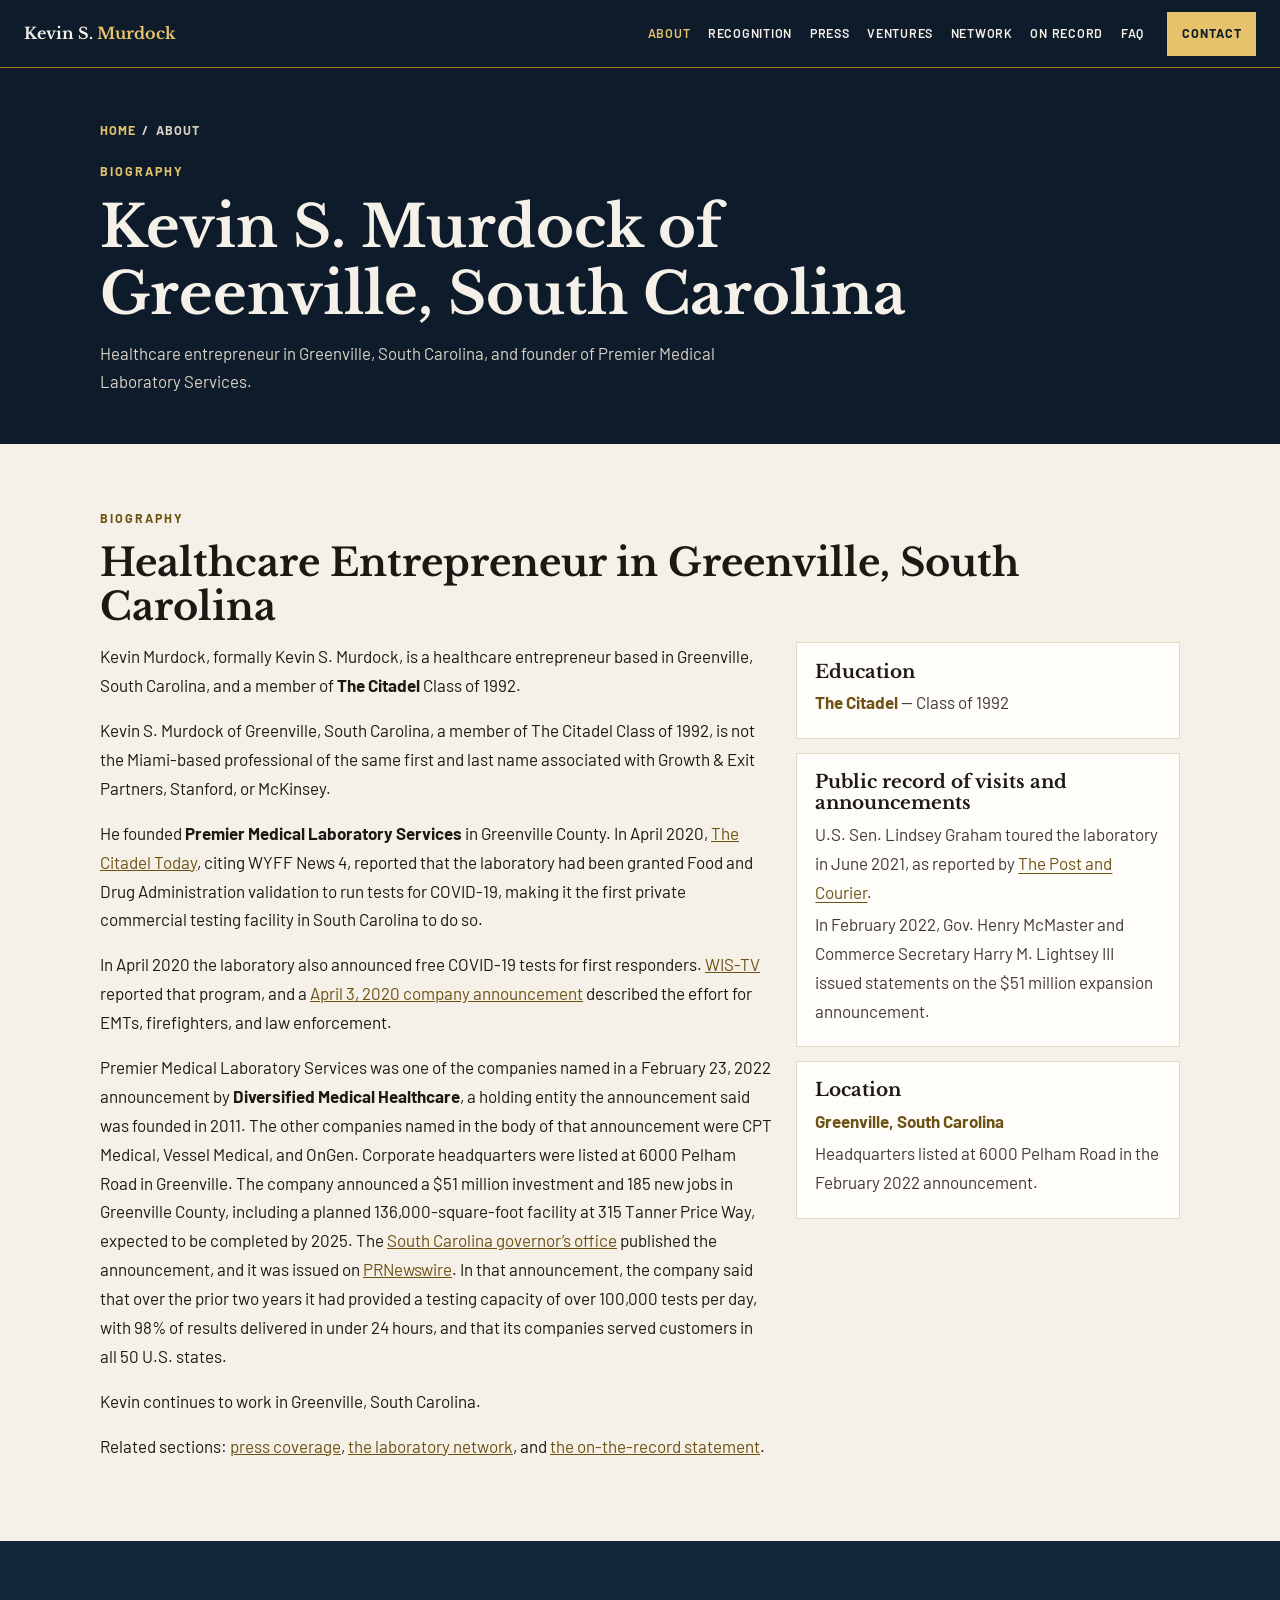
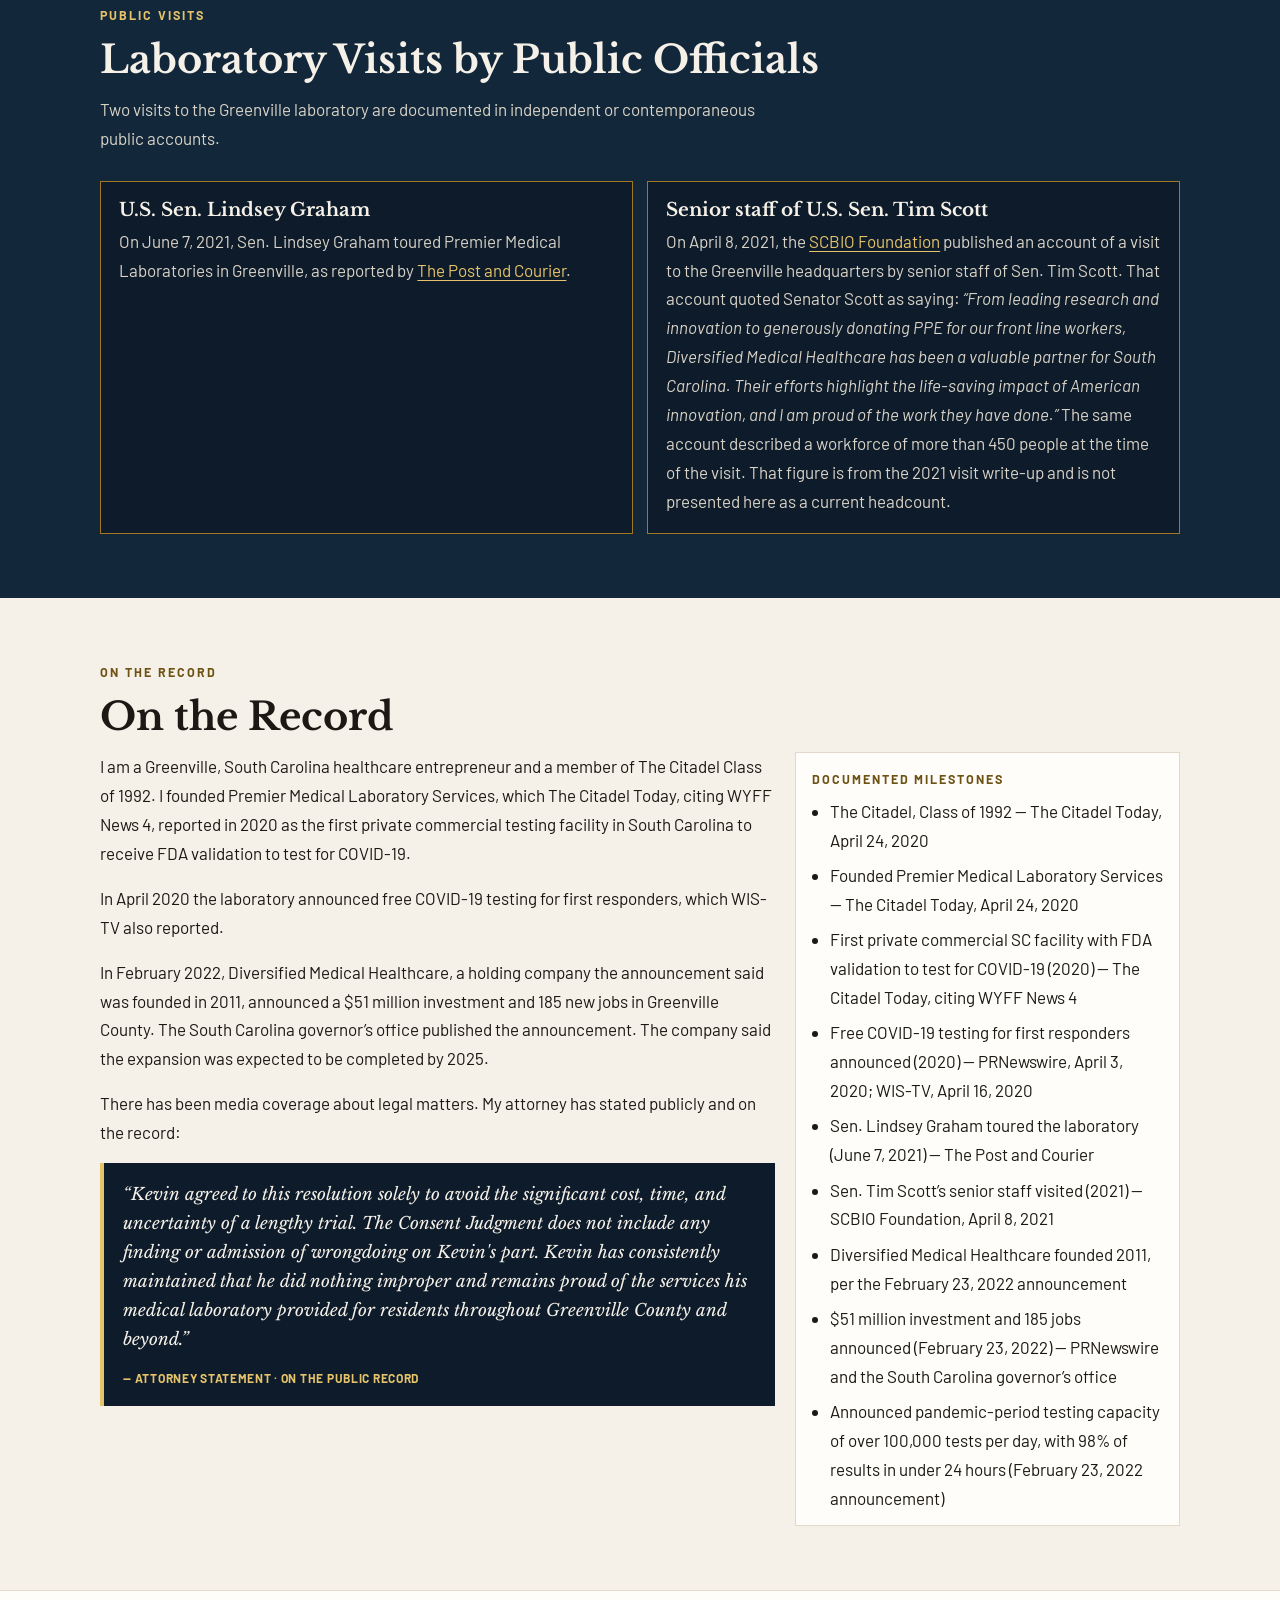
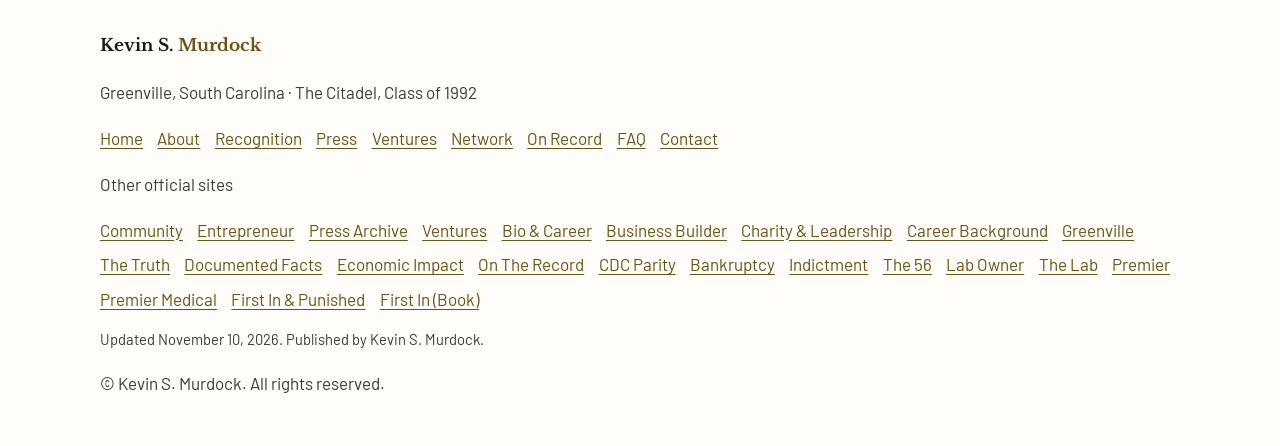
<file: about/index.html>
<!DOCTYPE html>
<html lang="en">
<head>
<meta charset="UTF-8">
<meta name="viewport" content="width=device-width, initial-scale=1.0">
<title>Kevin S. Murdock of Greenville | Citadel, Class of 1992</title>
<meta name="description" content="Kevin S. Murdock is a Greenville, South Carolina healthcare entrepreneur, Citadel Class of 1992, and founder of Premier Medical Laboratory Services.">
<meta name="keywords" content="Kevin S. Murdock, Citadel Class of 1992, biography, Greenville SC, healthcare entrepreneur, Premier Medical Laboratory Services">
<meta name="author" content="Kevin S. Murdock">
<meta name="robots" content="index, follow">
<meta name="theme-color" content="#0d1b2a">
<link rel="canonical" href="https://kevinsmurdock.com/about/">
<meta property="og:title" content="Kevin S. Murdock of Greenville | Citadel, Class of 1992">
<meta property="og:description" content="Kevin S. Murdock is a Greenville, South Carolina healthcare entrepreneur, Citadel Class of 1992, and founder of Premier Medical Laboratory Services.">
<meta property="og:url" content="https://kevinsmurdock.com/about/">
<meta property="og:type" content="profile">
<meta property="og:locale" content="en_US">
<meta property="og:image" content="https://kevinsmurdock.com/og-image.png">
<meta property="og:image:alt" content="Kevin S. Murdock, healthcare entrepreneur, Greenville, South Carolina">
<meta name="twitter:card" content="summary_large_image">
<meta name="twitter:title" content="Kevin S. Murdock of Greenville | Citadel, Class of 1992">
<meta name="twitter:description" content="Kevin S. Murdock is a Greenville, South Carolina healthcare entrepreneur, Citadel Class of 1992, and founder of Premier Medical Laboratory Services.">
<meta name="twitter:image" content="https://kevinsmurdock.com/og-image.png">
<meta name="twitter:image:alt" content="Kevin S. Murdock, healthcare entrepreneur, Greenville, South Carolina">
<script type="application/ld+json">{
  "@context": "https://schema.org",
  "@graph": [
    {
      "@type": "AboutPage",
      "@id": "https://kevinsmurdock.com/about/#page",
      "url": "https://kevinsmurdock.com/about/",
      "name": "Kevin S. Murdock of Greenville | Citadel, Class of 1992",
      "description": "Kevin S. Murdock is a Greenville, South Carolina healthcare entrepreneur, Citadel Class of 1992, and founder of Premier Medical Laboratory Services.",
      "inLanguage": "en",
      "dateModified": "2026-11-10",
      "isPartOf": {
        "@id": "https://kevinsmurdock.com/#website"
      },
      "mainEntity": {
        "@id": "https://kevinsmurdock.com/#person"
      }
    },
    {
      "@type": "WebSite",
      "@id": "https://kevinsmurdock.com/#website",
      "url": "https://kevinsmurdock.com/",
      "name": "Kevin S. Murdock",
      "publisher": {
        "@id": "https://kevinsmurdock.com/#person"
      },
      "inLanguage": "en"
    },
    {
      "@type": "Person",
      "@id": "https://kevinsmurdock.com/#person",
      "name": "Kevin S. Murdock",
      "alternateName": [
        "Kevin Murdock",
        "Kevin Scott Murdock"
      ],
      "url": "https://kevinsmurdock.com/",
      "description": "Kevin S. Murdock, Citadel Class of 1992, founded Premier Medical Laboratory Services, SC's first private commercial COVID-19 testing lab.",
      "jobTitle": "Healthcare Entrepreneur",
      "homeLocation": {
        "@type": "Place",
        "name": "Greenville, South Carolina"
      },
      "alumniOf": {
        "@type": "CollegeOrUniversity",
        "name": "The Citadel",
        "url": "https://www.citadel.edu/"
      },
      "knowsAbout": [
        "Healthcare",
        "Clinical laboratories",
        "COVID-19 testing"
      ],
      "mainEntityOfPage": {
        "@id": "https://kevinsmurdock.com/#page"
      },
      "sameAs": [
        "https://www.linkedin.com/in/kevin-murdock-7a64a229/",
        "https://www.crunchbase.com/person/kevin-murdock-aa5f",
        "https://kevinsmurdock.org",
        "https://kevinsmurdock.co",
        "https://kevinsmurdock.info",
        "https://kevinsmurdock.biz",
        "https://kevinmurdock.net",
        "https://kevinmurdock.co",
        "https://kevinmurdock.org",
        "https://kevinmurdock.info",
        "https://kevinmurdock56.com",
        "https://kevinmurdockgreenville.com",
        "https://kevinmurdockextorted.com",
        "https://kevinmurdocktruth.com",
        "https://kevinmurdockjustice.com",
        "https://kevinmurdockfacts.com",
        "https://kevinmurdockontherecord.com",
        "https://kevinmurdockbankruptcy.com",
        "https://kevinmurdockindictment.com",
        "https://kevinmurdocklabowner.com",
        "https://kevinmurdocklab.com",
        "https://kevinmurdockpremier.com",
        "https://kevinmurdockpremiermedical.com",
        "https://firstinandpunished.com",
        "https://firstinbook.com"
      ],
      "subjectOf": [
        {
          "@id": "https://kevinsmurdock.com/#news-scbiz-2020-03-24"
        },
        {
          "@id": "https://kevinsmurdock.com/#news-wyff-2020-03-25"
        },
        {
          "@id": "https://kevinsmurdock.com/#news-wistv-2020-04-16"
        },
        {
          "@id": "https://kevinsmurdock.com/#news-citadel-2020-04-24"
        },
        {
          "@id": "https://kevinsmurdock.com/#news-governor-2022-02-23"
        },
        {
          "@id": "https://kevinsmurdock.com/#news-postandcourier-2022-02-23"
        },
        {
          "@id": "https://kevinsmurdock.com/#news-scbiz-2022-02-23"
        },
        {
          "@id": "https://kevinsmurdock.com/#news-wyff-2021-04-21"
        },
        {
          "@id": "https://kevinsmurdock.com/#news-scbiz-cpt-2020-03-23"
        },
        {
          "@id": "https://kevinsmurdock.com/#news-prnewswire-2020-03-24"
        },
        {
          "@id": "https://kevinsmurdock.com/#news-scbiz-hoowaki-2020-07-31"
        },
        {
          "@id": "https://kevinsmurdock.com/#news-genomeweb-2019-06-13"
        },
        {
          "@id": "https://kevinsmurdock.com/#news-prnewswire-2021-03-23"
        },
        {
          "@id": "https://kevinsmurdock.com/#news-prnewswire-scott-2021-04-08"
        },
        {
          "@id": "https://kevinsmurdock.com/#news-scbiz-scott-2021-04-09"
        },
        {
          "@id": "https://kevinsmurdock.com/#news-prnewswire-graham-2021-06-17"
        },
        {
          "@id": "https://kevinsmurdock.com/#news-postandcourier-graham-2021-06-07"
        },
        {
          "@id": "https://kevinsmurdock.com/#news-greenvillejournal-scott-2021-05-07"
        }
      ]
    },
    {
      "@type": "BreadcrumbList",
      "@id": "https://kevinsmurdock.com/about/#breadcrumbs",
      "itemListElement": [
        {
          "@type": "ListItem",
          "position": 1,
          "name": "Home",
          "item": "https://kevinsmurdock.com/"
        },
        {
          "@type": "ListItem",
          "position": 2,
          "name": "About",
          "item": "https://kevinsmurdock.com/about/"
        }
      ]
    }
  ]
}</script>
<link rel="icon" href="/favicon.svg" type="image/svg+xml">
<link rel="preconnect" href="https://fonts.googleapis.com">
<link rel="preconnect" href="https://fonts.gstatic.com" crossorigin>
<link rel="preconnect" href="https://www.googletagmanager.com">
<link href="https://fonts.googleapis.com/css2?family=Libre+Baskerville:ital,wght@0,400;0,700;1,400&family=Barlow:wght@400;500;600;700&display=swap" rel="stylesheet">
<link rel="stylesheet" href="/css/site.css">
<script async src="https://www.googletagmanager.com/gtag/js?id=G-H3GVQ6M8LM"></script>
<script>
  window.dataLayer = window.dataLayer || [];
  function gtag(){dataLayer.push(arguments);}
  gtag('js', new Date());
  gtag('config', 'G-H3GVQ6M8LM');
  gtag('config', 'AW-18090292877');
</script>
</head>
<body>
<a class="skip" href="#main">Skip to content</a>
<header class="site-header">
  <input class="nav-state" id="nav-toggle" type="checkbox">
  <div class="bar">
    <a class="brand" href="/">Kevin S. <span>Murdock</span></a>
    <label class="nav-label" for="nav-toggle"><span class="open-label">Menu</span><span class="close-label">Close</span></label>
  </div>
  <nav class="site-nav" id="site-nav" aria-label="Primary">
    <ul>
      <li><a href="/about/" aria-current="page">About</a></li>
      <li><a href="/#senators">Recognition</a></li>
      <li><a href="/press/">Press</a></li>
      <li><a href="/#ventures">Ventures</a></li>
      <li><a href="/#network">Network</a></li>
      <li><a href="/#record">On Record</a></li>
      <li><a href="/faq/">FAQ</a></li>
    </ul>
  </nav>
  <a class="nav-cta" href="/#contact">Contact</a>
</header>

<main id="main">

  <header class="page-hero">
    <div class="wrap">
      <nav aria-label="Breadcrumb"><ol class="crumbs"><li><a href="/">Home</a></li><li><span>About</span></li></ol></nav>
      <p class="eyebrow">Biography</p>
      <h1>Kevin S. Murdock of Greenville, South Carolina</h1>
      <p class="dek">Healthcare entrepreneur in Greenville, South Carolina, and founder of Premier Medical Laboratory Services.</p>
    </div>
  </header>
  <section id="bio" aria-labelledby="bio-title">
    <div class="wrap">
      <p class="kicker">Biography</p>
      <h2 id="bio-title">Healthcare Entrepreneur in Greenville, South Carolina</h2>
      <div class="layout">
        <div class="stack">
          <p>Kevin Murdock, formally Kevin S. Murdock, is a healthcare entrepreneur based in Greenville, South Carolina, and a member of <strong>The Citadel</strong> Class of 1992.</p>
          <p>Kevin S. Murdock of Greenville, South Carolina, a member of The Citadel Class of 1992, is not the Miami-based professional of the same first and last name associated with Growth &amp; Exit Partners, Stanford, or McKinsey.</p>
          <p>He founded <strong>Premier Medical Laboratory Services</strong> in Greenville County. In April 2020, <a href="https://today.citadel.edu/upstate-commercial-lab-becomes-first-in-sc-to-test-for-covid-19/" target="_blank" rel="noopener noreferrer">The Citadel Today</a>, citing WYFF News 4, reported that the laboratory had been granted Food and Drug Administration validation to run tests for COVID-19, making it the first private commercial testing facility in South Carolina to do so.</p>
          <p>In April 2020 the laboratory also announced free COVID-19 tests for first responders. <a href="https://www.wistv.com/2020/04/16/sc-lab-providing-free-covid-testing-all-first-responders/" target="_blank" rel="noopener noreferrer">WIS-TV</a> reported that program, and a <a href="https://www.prnewswire.com/news-releases/south-carolina-laboratory-launching-effort-to-supply-free-covid-19-tests-to-first-responders-301035029.html" target="_blank" rel="noopener noreferrer">April 3, 2020 company announcement</a> described the effort for EMTs, firefighters, and law enforcement.</p>
          <p>Premier Medical Laboratory Services was one of the companies named in a February 23, 2022 announcement by <strong>Diversified Medical Healthcare</strong>, a holding entity the announcement said was founded in 2011. The other companies named in the body of that announcement were CPT Medical, Vessel Medical, and OnGen. Corporate headquarters were listed at 6000 Pelham Road in Greenville. The company announced a $51 million investment and 185 new jobs in Greenville County, including a planned 136,000-square-foot facility at 315 Tanner Price Way, expected to be completed by 2025. The <a href="https://governor.sc.gov/news/2022-02/diversified-medical-healthcare-expanding-operations-greenville-county" target="_blank" rel="noopener noreferrer">South Carolina governor&rsquo;s office</a> published the announcement, and it was issued on <a href="https://www.prnewswire.com/news-releases/diversified-medical-healthcare-to-invest-51-million-add-185-new-professionals-to-its-south-carolina-operations-301488765.html" target="_blank" rel="noopener noreferrer">PRNewswire</a>. In that announcement, the company said that over the prior two years it had provided a testing capacity of over 100,000 tests per day, with 98% of results delivered in under 24 hours, and that its companies served customers in all 50 U.S. states.</p>
          <p>Kevin continues to work in Greenville, South Carolina.</p>
          <p>Related sections: <a href="/press/">press coverage</a>, <a href="/#network">the laboratory network</a>, and <a href="#record">the on-the-record statement</a>.</p>
        </div>
        <div>
          <article class="card">
            <h3>Education</h3>
            <p><span class="hl">The Citadel</span> &mdash; Class of 1992</p>
          </article>
          <article class="card">
            <h3>Public record of visits and announcements</h3>
            <p>U.S. Sen. Lindsey Graham toured the laboratory in June 2021, as reported by <a href="https://www.postandcourier.com/greenville/politics/graham-calls-for-hearings-on-covid-questions-surrounding-wuhan-lab-during-greenville-visit/article_6a07b858-c7be-11eb-88dc-b74da1ccd884.html" target="_blank" rel="noopener noreferrer">The Post and Courier</a>.</p>
            <p>In February 2022, Gov. Henry McMaster and Commerce Secretary Harry M. Lightsey III issued statements on the $51 million expansion announcement.</p>
          </article>
          <article class="card">
            <h3>Location</h3>
            <p><span class="hl">Greenville, South Carolina</span></p>
            <p>Headquarters listed at 6000 Pelham Road in the February 2022 announcement.</p>
          </article>
        </div>
      </div>
    </div>
  </section>
  <section id="senators" aria-labelledby="senators-title">
    <div class="wrap">
      <p class="kicker">Public visits</p>
      <h2 id="senators-title">Laboratory Visits by Public Officials</h2>
      <p class="intro">Two visits to the Greenville laboratory are documented in independent or contemporaneous public accounts.</p>
      <div class="pair">
        <article class="dark-card">
          <h3>U.S. Sen. Lindsey Graham</h3>
          <p>On June 7, 2021, Sen. Lindsey Graham toured Premier Medical Laboratories in Greenville, as reported by <a href="https://www.postandcourier.com/greenville/politics/graham-calls-for-hearings-on-covid-questions-surrounding-wuhan-lab-during-greenville-visit/article_6a07b858-c7be-11eb-88dc-b74da1ccd884.html" target="_blank" rel="noopener noreferrer">The Post and Courier</a>.</p>
        </article>
        <article class="dark-card">
          <h3>Senior staff of U.S. Sen. Tim Scott</h3>
          <p>On April 8, 2021, the <a href="https://scbiofoundation.org/senator-tim-scotts-senior-staff-visits-scs-first-covid-19-testing-lab-at-one-year-mark/" target="_blank" rel="noopener noreferrer">SCBIO Foundation</a> published an account of a visit to the Greenville headquarters by senior staff of Sen. Tim Scott. That account quoted Senator Scott as saying: <em>&ldquo;From leading research and innovation to generously donating PPE for our front line workers, Diversified Medical Healthcare has been a valuable partner for South Carolina. Their efforts highlight the life-saving impact of American innovation, and I am proud of the work they have done.&rdquo;</em> The same account described a workforce of more than 450 people at the time of the visit. That figure is from the 2021 visit write-up and is not presented here as a current headcount.</p>
        </article>
      </div>
    </div>
  </section>
  <section id="record" aria-labelledby="record-title">
    <div class="wrap">
      <p class="kicker">On the Record</p>
      <h2 id="record-title">On the Record</h2>
      <div class="record">
        <div class="stack">
          <p>I am a Greenville, South Carolina healthcare entrepreneur and a member of The Citadel Class of 1992. I founded Premier Medical Laboratory Services, which The Citadel Today, citing WYFF News 4, reported in 2020 as the first private commercial testing facility in South Carolina to receive FDA validation to test for COVID-19.</p>
          <p>In April 2020 the laboratory announced free COVID-19 testing for first responders, which WIS-TV also reported.</p>
          <p>In February 2022, Diversified Medical Healthcare, a holding company the announcement said was founded in 2011, announced a $51 million investment and 185 new jobs in Greenville County. The South Carolina governor&rsquo;s office published the announcement. The company said the expansion was expected to be completed by 2025.</p>
          <p>There has been media coverage about legal matters. My attorney has stated publicly and on the record:</p>
          <blockquote class="statement">
            <p>&ldquo;Kevin agreed to this resolution solely to avoid the significant cost, time, and uncertainty of a lengthy trial. The Consent Judgment does not include any finding or admission of wrongdoing on Kevin's part. Kevin has consistently maintained that he did nothing improper and remains proud of the services his medical laboratory provided for residents throughout Greenville County and beyond.&rdquo;</p>
            <footer class="cite">&mdash; Attorney Statement &middot; On the Public Record</footer>
          </blockquote>
        </div>
        <div class="factbox" aria-labelledby="milestones-title">
          <p class="kicker" id="milestones-title">Documented Milestones</p>
          <ul class="milestones timeline">
            <li>The Citadel, Class of 1992 &mdash; The Citadel Today, April 24, 2020</li>
            <li>Founded Premier Medical Laboratory Services &mdash; The Citadel Today, April 24, 2020</li>
            <li>First private commercial SC facility with FDA validation to test for COVID-19 (2020) &mdash; The Citadel Today, citing WYFF News 4</li>
            <li>Free COVID-19 testing for first responders announced (2020) &mdash; PRNewswire, April 3, 2020; WIS-TV, April 16, 2020</li>
            <li>Sen. Lindsey Graham toured the laboratory (June 7, 2021) &mdash; The Post and Courier</li>
            <li>Sen. Tim Scott&rsquo;s senior staff visited (2021) &mdash; SCBIO Foundation, April 8, 2021</li>
            <li>Diversified Medical Healthcare founded 2011, per the February 23, 2022 announcement</li>
            <li>$51 million investment and 185 jobs announced (February 23, 2022) &mdash; PRNewswire and the South Carolina governor&rsquo;s office</li>
            <li>Announced pandemic-period testing capacity of over 100,000 tests per day, with 98% of results in under 24 hours (February 23, 2022 announcement)</li>
          </ul>
        </div>
      </div>
    </div>
  </section>

</main>

<footer class="site-footer">
  <div class="wrap">
    <p class="foot-brand">Kevin S. <span>Murdock</span></p>
    <p>Greenville, South Carolina &middot; The Citadel, Class of 1992</p>
    <nav aria-label="On this site">
      <ul class="page-links">
        <li><a href="/">Home</a></li>
        <li><a href="/about/">About</a></li>
        <li><a href="/#senators">Recognition</a></li>
        <li><a href="/press/">Press</a></li>
        <li><a href="/#ventures">Ventures</a></li>
        <li><a href="/#network">Network</a></li>
        <li><a href="/#record">On Record</a></li>
        <li><a href="/faq/">FAQ</a></li>
        <li><a href="/#contact">Contact</a></li>
      </ul>
    </nav>
    <nav aria-label="Other official sites">
      <p>Other official sites</p>
      <ul class="official-links">
        <li><a href="https://kevinsmurdock.org">Community</a></li>
        <li><a href="https://kevinsmurdock.co">Entrepreneur</a></li>
        <li><a href="https://kevinsmurdock.info">Press Archive</a></li>
        <li><a href="https://kevinsmurdock.biz">Ventures</a></li>
        <li><a href="https://kevinmurdock.net">Bio &amp; Career</a></li>
        <li><a href="https://kevinmurdock.co">Business Builder</a></li>
        <li><a href="https://kevinmurdock.org">Charity &amp; Leadership</a></li>
        <li><a href="https://kevinmurdock.info">Career Background</a></li>
        <li><a href="https://kevinmurdockgreenville.com">Greenville</a></li>
        <li><a href="https://kevinmurdocktruth.com">The Truth</a></li>
        <li><a href="https://kevinmurdockfacts.com">Documented Facts</a></li>
        <li><a href="https://kevinmurdockjustice.com">Economic Impact</a></li>
        <li><a href="https://kevinmurdockontherecord.com">On The Record</a></li>
        <li><a href="https://kevinmurdockextorted.com">CDC Parity</a></li>
        <li><a href="https://kevinmurdockbankruptcy.com">Bankruptcy</a></li>
        <li><a href="https://kevinmurdockindictment.com">Indictment</a></li>
        <li><a href="https://kevinmurdock56.com">The 56</a></li>
        <li><a href="https://kevinmurdocklabowner.com">Lab Owner</a></li>
        <li><a href="https://kevinmurdocklab.com">The Lab</a></li>
        <li><a href="https://kevinmurdockpremier.com">Premier</a></li>
        <li><a href="https://kevinmurdockpremiermedical.com">Premier Medical</a></li>
        <li><a href="https://firstinandpunished.com">First In &amp; Punished</a></li>
        <li><a href="https://firstinbook.com">First In (Book)</a></li>
      </ul>
    </nav>
    <p class="updated">Updated November 10, 2026. Published by Kevin S. Murdock.</p>
    <p>&copy; Kevin S. Murdock. All rights reserved.</p>
  </div>
</footer>
<script>
(function () {
  var toggle = document.getElementById("nav-toggle");
  if (!toggle) return;
  document.addEventListener("click", function (event) {
    var link = event.target.closest && event.target.closest("a[href*='#']");
    if (link) toggle.checked = false;
  });
  document.addEventListener("keydown", function (event) {
    if (event.key === "Escape") toggle.checked = false;
  });
})();
</script>
</body>
</html>
</file>
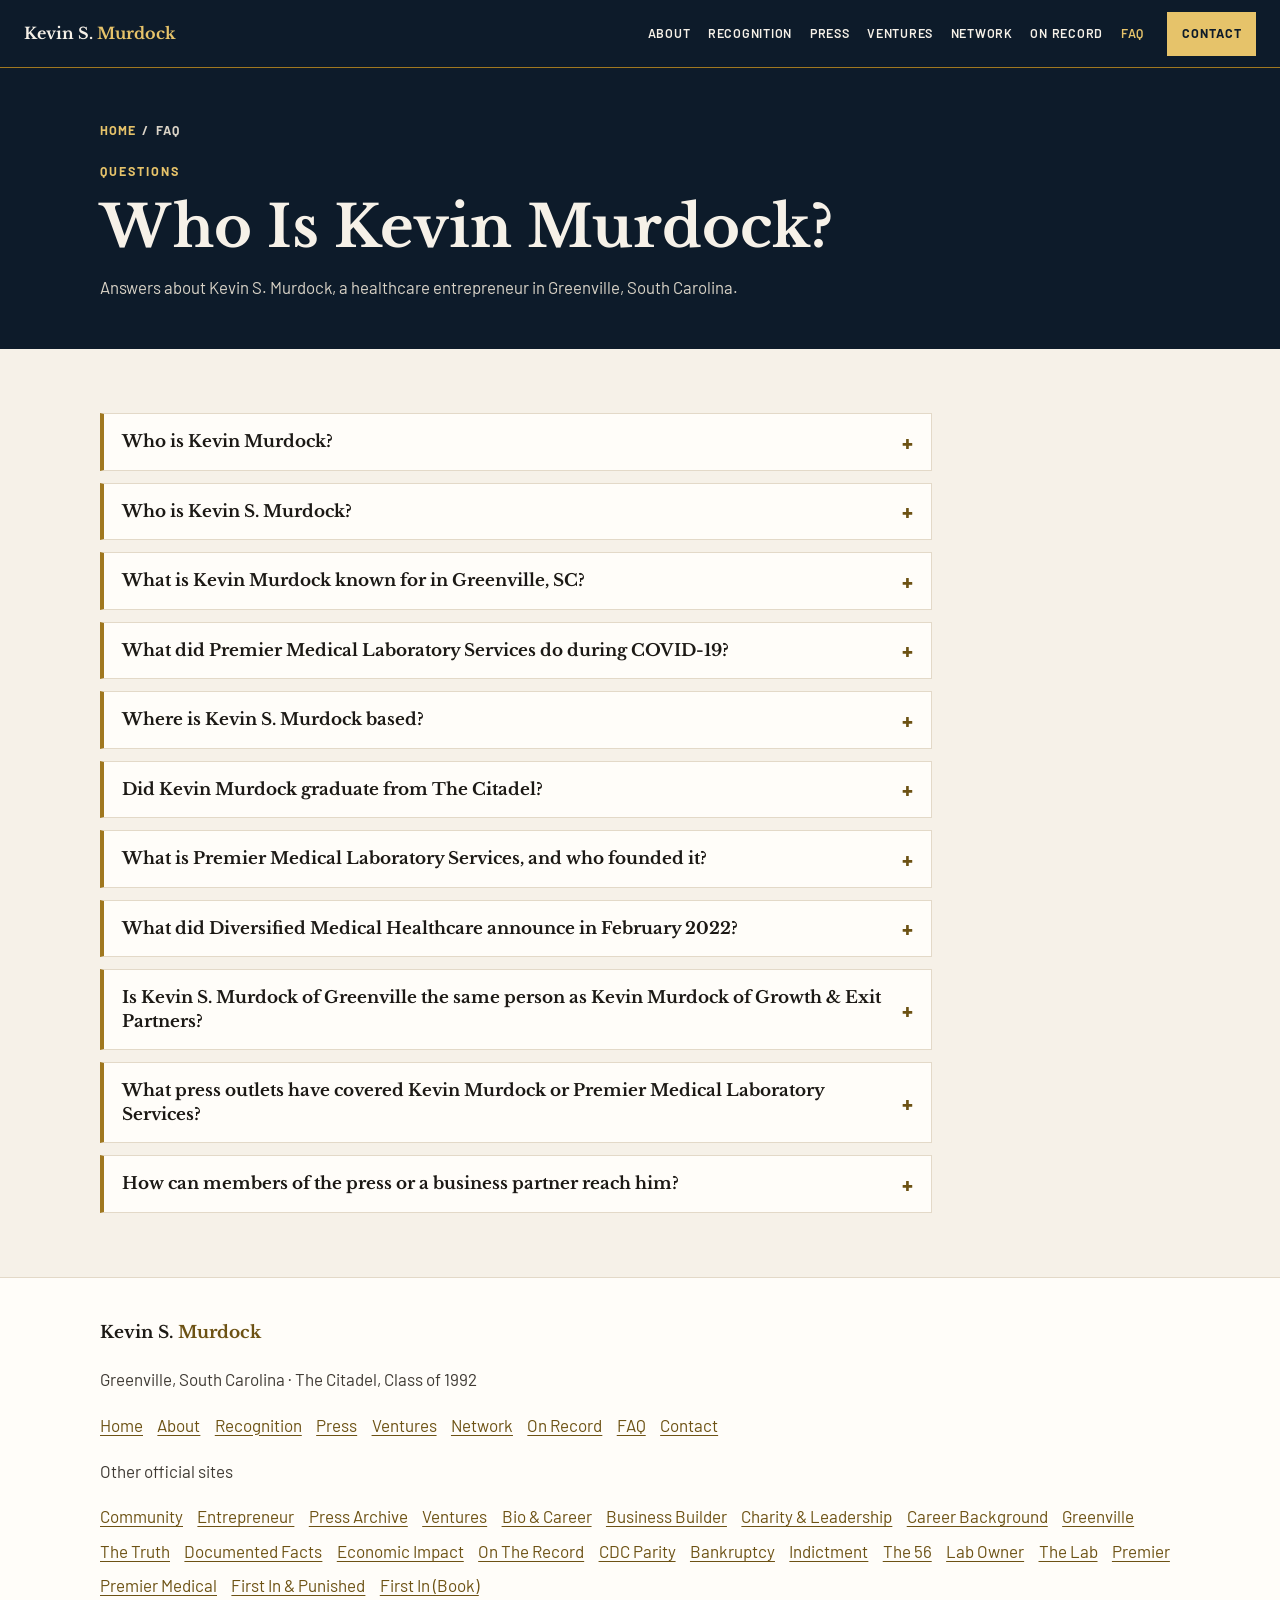
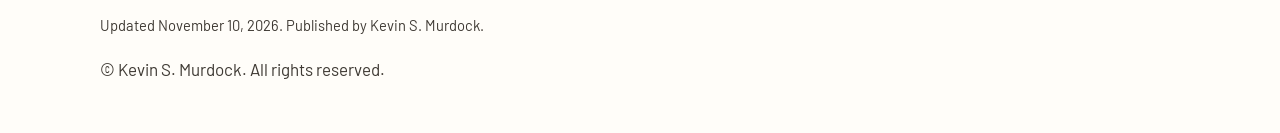
<file: faq/index.html>
<!DOCTYPE html>
<html lang="en">
<head>
<meta charset="UTF-8">
<meta name="viewport" content="width=device-width, initial-scale=1.0">
<title>Who Is Kevin Murdock? | FAQ for Kevin S. Murdock</title>
<meta name="description" content="Answers about Kevin S. Murdock of Greenville, SC: Citadel Class of 1992, founder of Premier Medical Laboratory Services, and companies named in 2022.">
<meta name="keywords" content="Kevin Murdock FAQ, Kevin S. Murdock, Greenville SC, Premier Medical Laboratory Services, healthcare entrepreneur, Citadel Class of 1992">
<meta name="author" content="Kevin S. Murdock">
<meta name="robots" content="index, follow">
<meta name="theme-color" content="#0d1b2a">
<link rel="canonical" href="https://kevinsmurdock.com/faq/">
<meta property="og:title" content="Who Is Kevin Murdock? | FAQ for Kevin S. Murdock">
<meta property="og:description" content="Answers about Kevin S. Murdock of Greenville, SC: Citadel Class of 1992, founder of Premier Medical Laboratory Services, and companies named in 2022.">
<meta property="og:url" content="https://kevinsmurdock.com/faq/">
<meta property="og:type" content="profile">
<meta property="og:locale" content="en_US">
<meta property="og:image" content="https://kevinsmurdock.com/og-image.png">
<meta property="og:image:alt" content="Kevin S. Murdock, healthcare entrepreneur, Greenville, South Carolina">
<meta name="twitter:card" content="summary_large_image">
<meta name="twitter:title" content="Who Is Kevin Murdock? | FAQ for Kevin S. Murdock">
<meta name="twitter:description" content="Answers about Kevin S. Murdock of Greenville, SC: Citadel Class of 1992, founder of Premier Medical Laboratory Services, and companies named in 2022.">
<meta name="twitter:image" content="https://kevinsmurdock.com/og-image.png">
<meta name="twitter:image:alt" content="Kevin S. Murdock, healthcare entrepreneur, Greenville, South Carolina">
<script type="application/ld+json">{
  "@context": "https://schema.org",
  "@graph": [
    {
      "@type": "FAQPage",
      "@id": "https://kevinsmurdock.com/faq/#faq-page",
      "url": "https://kevinsmurdock.com/faq/",
      "name": "Who Is Kevin Murdock? | FAQ for Kevin S. Murdock",
      "description": "Answers about Kevin S. Murdock of Greenville, SC: Citadel Class of 1992, founder of Premier Medical Laboratory Services, and companies named in 2022.",
      "inLanguage": "en",
      "dateModified": "2026-11-10",
      "isPartOf": {
        "@id": "https://kevinsmurdock.com/#website"
      },
      "mainEntity": [
        {
          "@type": "Question",
          "name": "Who is Kevin Murdock?",
          "acceptedAnswer": {
            "@type": "Answer",
            "text": "Kevin Murdock, formally Kevin S. Murdock, is a Greenville, South Carolina healthcare entrepreneur, a member of The Citadel Class of 1992, and the founder of Premier Medical Laboratory Services. The Citadel Today, citing WYFF News 4, reported in April 2020 that the laboratory was the first private commercial testing facility in South Carolina to receive FDA validation to test for COVID-19. See also the biography."
          }
        },
        {
          "@type": "Question",
          "name": "Who is Kevin S. Murdock?",
          "acceptedAnswer": {
            "@type": "Answer",
            "text": "Kevin S. Murdock is a Greenville, South Carolina healthcare entrepreneur and a member of The Citadel Class of 1992. He founded Premier Medical Laboratory Services, which The Citadel Today, citing WYFF News 4, reported in April 2020 as the first private commercial testing facility in South Carolina to receive FDA validation to test for COVID-19."
          }
        },
        {
          "@type": "Question",
          "name": "What is Kevin Murdock known for in Greenville, SC?",
          "acceptedAnswer": {
            "@type": "Answer",
            "text": "Kevin S. Murdock is a healthcare entrepreneur in Greenville, South Carolina, and a member of The Citadel Class of 1992. He founded Premier Medical Laboratory Services, which in 2020 became the first private commercial testing facility in South Carolina granted FDA validation to run COVID-19 tests, according to The Citadel Today, WYFF News 4, and SCBiz. In February 2022, the South Carolina governor’s office published an announced expansion by Diversified Medical Healthcare, quoting him as CEO: a more than $51 million investment that would create 185 new jobs in Greenville County."
          }
        },
        {
          "@type": "Question",
          "name": "What did Premier Medical Laboratory Services do during COVID-19?",
          "acceptedAnswer": {
            "@type": "Answer",
            "text": "In March 2020, WYFF News 4 and SCBiz reported that Premier Medical Laboratory Services in Greenville County was granted FDA validation to run COVID-19 tests, making it the first private commercial testing facility in South Carolina to do so. The Citadel Today later published the same account and noted that Kevin Murdock, the founder, is a member of The Citadel Class of 1992. On April 16, 2020, WIS-TV reported that the Greenville-based laboratory offered free COVID-19 tests to first responders in the state, including law enforcement, firefighters, EMTs, and paramedics, who believed they may have been exposed but did not otherwise qualify."
          }
        },
        {
          "@type": "Question",
          "name": "Where is Kevin S. Murdock based?",
          "acceptedAnswer": {
            "@type": "Answer",
            "text": "He is based in Greenville, South Carolina. The laboratory is in Greenville County. Diversified Medical Healthcare’s February 23, 2022 announcement listed its corporate headquarters at 6000 Pelham Road in Greenville."
          }
        },
        {
          "@type": "Question",
          "name": "Did Kevin Murdock graduate from The Citadel?",
          "acceptedAnswer": {
            "@type": "Answer",
            "text": "Yes. The Citadel Today identifies him as a member of The Citadel Class of 1992."
          }
        },
        {
          "@type": "Question",
          "name": "What is Premier Medical Laboratory Services, and who founded it?",
          "acceptedAnswer": {
            "@type": "Answer",
            "text": "It is a clinical laboratory in Greenville County founded by Kevin S. Murdock. In 2020, The Citadel Today, citing WYFF News 4, reported it as the first private commercial testing facility in South Carolina granted FDA validation to test for COVID-19. See Premier Medical Laboratory Services."
          }
        },
        {
          "@type": "Question",
          "name": "What did Diversified Medical Healthcare announce in February 2022?",
          "acceptedAnswer": {
            "@type": "Answer",
            "text": "On February 23, 2022, Diversified Medical Healthcare announced a $51 million investment and 185 new jobs in Greenville County. The announcement said DMH was founded in 2011, identified Kevin Murdock as CEO, and named Premier Medical Laboratory Services, CPT Medical, Vessel Medical, and OnGen. The South Carolina governor’s office also published the announcement. The company said the expansion, including a planned 136,000-square-foot facility at 315 Tanner Price Way, was expected to be completed by 2025. See the companies page and press coverage."
          }
        },
        {
          "@type": "Question",
          "name": "Is Kevin S. Murdock of Greenville the same person as Kevin Murdock of Growth & Exit Partners?",
          "acceptedAnswer": {
            "@type": "Answer",
            "text": "No. This profile is the Greenville, South Carolina healthcare entrepreneur and Citadel Class of 1992 graduate. It does not claim Stanford, McKinsey, or Growth & Exit Partners credentials."
          }
        },
        {
          "@type": "Question",
          "name": "What press outlets have covered Kevin Murdock or Premier Medical Laboratory Services?",
          "acceptedAnswer": {
            "@type": "Answer",
            "text": "Independent coverage includes The Citadel Today, WYFF News 4, WIS-TV, SCBiz, and The Post and Courier, plus the South Carolina governor’s office announcement. See press coverage for source links."
          }
        },
        {
          "@type": "Question",
          "name": "How can members of the press or a business partner reach him?",
          "acceptedAnswer": {
            "@type": "Answer",
            "text": "Media and business inquiries can be sent through the contact form on this site."
          }
        }
      ],
      "about": {
        "@id": "https://kevinsmurdock.com/#person"
      }
    },
    {
      "@type": "WebSite",
      "@id": "https://kevinsmurdock.com/#website",
      "url": "https://kevinsmurdock.com/",
      "name": "Kevin S. Murdock",
      "publisher": {
        "@id": "https://kevinsmurdock.com/#person"
      },
      "inLanguage": "en"
    },
    {
      "@type": "Person",
      "@id": "https://kevinsmurdock.com/#person",
      "name": "Kevin S. Murdock",
      "alternateName": [
        "Kevin Murdock",
        "Kevin Scott Murdock"
      ],
      "url": "https://kevinsmurdock.com/",
      "description": "Kevin S. Murdock, Citadel Class of 1992, founded Premier Medical Laboratory Services, SC's first private commercial COVID-19 testing lab.",
      "jobTitle": "Healthcare Entrepreneur",
      "homeLocation": {
        "@type": "Place",
        "name": "Greenville, South Carolina"
      },
      "alumniOf": {
        "@type": "CollegeOrUniversity",
        "name": "The Citadel",
        "url": "https://www.citadel.edu/"
      },
      "knowsAbout": [
        "Healthcare",
        "Clinical laboratories",
        "COVID-19 testing"
      ],
      "mainEntityOfPage": {
        "@id": "https://kevinsmurdock.com/#page"
      },
      "sameAs": [
        "https://www.linkedin.com/in/kevin-murdock-7a64a229/",
        "https://www.crunchbase.com/person/kevin-murdock-aa5f",
        "https://kevinsmurdock.org",
        "https://kevinsmurdock.co",
        "https://kevinsmurdock.info",
        "https://kevinsmurdock.biz",
        "https://kevinmurdock.net",
        "https://kevinmurdock.co",
        "https://kevinmurdock.org",
        "https://kevinmurdock.info",
        "https://kevinmurdock56.com",
        "https://kevinmurdockgreenville.com",
        "https://kevinmurdockextorted.com",
        "https://kevinmurdocktruth.com",
        "https://kevinmurdockjustice.com",
        "https://kevinmurdockfacts.com",
        "https://kevinmurdockontherecord.com",
        "https://kevinmurdockbankruptcy.com",
        "https://kevinmurdockindictment.com",
        "https://kevinmurdocklabowner.com",
        "https://kevinmurdocklab.com",
        "https://kevinmurdockpremier.com",
        "https://kevinmurdockpremiermedical.com",
        "https://firstinandpunished.com",
        "https://firstinbook.com"
      ],
      "subjectOf": [
        {
          "@id": "https://kevinsmurdock.com/#news-scbiz-2020-03-24"
        },
        {
          "@id": "https://kevinsmurdock.com/#news-wyff-2020-03-25"
        },
        {
          "@id": "https://kevinsmurdock.com/#news-wistv-2020-04-16"
        },
        {
          "@id": "https://kevinsmurdock.com/#news-citadel-2020-04-24"
        },
        {
          "@id": "https://kevinsmurdock.com/#news-governor-2022-02-23"
        },
        {
          "@id": "https://kevinsmurdock.com/#news-postandcourier-2022-02-23"
        },
        {
          "@id": "https://kevinsmurdock.com/#news-scbiz-2022-02-23"
        },
        {
          "@id": "https://kevinsmurdock.com/#news-wyff-2021-04-21"
        },
        {
          "@id": "https://kevinsmurdock.com/#news-scbiz-cpt-2020-03-23"
        },
        {
          "@id": "https://kevinsmurdock.com/#news-prnewswire-2020-03-24"
        },
        {
          "@id": "https://kevinsmurdock.com/#news-scbiz-hoowaki-2020-07-31"
        },
        {
          "@id": "https://kevinsmurdock.com/#news-genomeweb-2019-06-13"
        },
        {
          "@id": "https://kevinsmurdock.com/#news-prnewswire-2021-03-23"
        },
        {
          "@id": "https://kevinsmurdock.com/#news-prnewswire-scott-2021-04-08"
        },
        {
          "@id": "https://kevinsmurdock.com/#news-scbiz-scott-2021-04-09"
        },
        {
          "@id": "https://kevinsmurdock.com/#news-prnewswire-graham-2021-06-17"
        },
        {
          "@id": "https://kevinsmurdock.com/#news-postandcourier-graham-2021-06-07"
        },
        {
          "@id": "https://kevinsmurdock.com/#news-greenvillejournal-scott-2021-05-07"
        }
      ]
    },
    {
      "@type": "BreadcrumbList",
      "@id": "https://kevinsmurdock.com/faq/#breadcrumbs",
      "itemListElement": [
        {
          "@type": "ListItem",
          "position": 1,
          "name": "Home",
          "item": "https://kevinsmurdock.com/"
        },
        {
          "@type": "ListItem",
          "position": 2,
          "name": "FAQ",
          "item": "https://kevinsmurdock.com/faq/"
        }
      ]
    }
  ]
}</script>
<link rel="icon" href="/favicon.svg" type="image/svg+xml">
<link rel="preconnect" href="https://fonts.googleapis.com">
<link rel="preconnect" href="https://fonts.gstatic.com" crossorigin>
<link rel="preconnect" href="https://www.googletagmanager.com">
<link href="https://fonts.googleapis.com/css2?family=Libre+Baskerville:ital,wght@0,400;0,700;1,400&family=Barlow:wght@400;500;600;700&display=swap" rel="stylesheet">
<link rel="stylesheet" href="/css/site.css">
<script async src="https://www.googletagmanager.com/gtag/js?id=G-H3GVQ6M8LM"></script>
<script>
  window.dataLayer = window.dataLayer || [];
  function gtag(){dataLayer.push(arguments);}
  gtag('js', new Date());
  gtag('config', 'G-H3GVQ6M8LM');
  gtag('config', 'AW-18090292877');
</script>
</head>
<body>
<a class="skip" href="#main">Skip to content</a>
<header class="site-header">
  <input class="nav-state" id="nav-toggle" type="checkbox">
  <div class="bar">
    <a class="brand" href="/">Kevin S. <span>Murdock</span></a>
    <label class="nav-label" for="nav-toggle"><span class="open-label">Menu</span><span class="close-label">Close</span></label>
  </div>
  <nav class="site-nav" id="site-nav" aria-label="Primary">
    <ul>
      <li><a href="/about/">About</a></li>
      <li><a href="/#senators">Recognition</a></li>
      <li><a href="/press/">Press</a></li>
      <li><a href="/#ventures">Ventures</a></li>
      <li><a href="/#network">Network</a></li>
      <li><a href="/#record">On Record</a></li>
      <li><a href="/faq/" aria-current="page">FAQ</a></li>
    </ul>
  </nav>
  <a class="nav-cta" href="/#contact">Contact</a>
</header>

<main id="main">

  <header class="page-hero">
    <div class="wrap">
      <nav aria-label="Breadcrumb"><ol class="crumbs"><li><a href="/">Home</a></li><li><span>FAQ</span></li></ol></nav>
      <p class="eyebrow">Questions</p>
      <h1>Who Is Kevin Murdock?</h1>
      <p class="dek">Answers about Kevin S. Murdock, a healthcare entrepreneur in Greenville, South Carolina.</p>
    </div>
  </header>
  <section id="faq" aria-labelledby="faq-title">
    <div class="wrap">
      <h2 id="faq-title" class="sr-only">Frequently Asked Questions</h2>
      <div class="faq-list">
        <details class="faq-item">
          <summary>Who is Kevin Murdock?</summary>
          <p>Kevin Murdock, formally Kevin S. Murdock, is a Greenville, South Carolina healthcare entrepreneur, a member of The Citadel Class of 1992, and the founder of <a href="/#ventures">Premier Medical Laboratory Services</a>. <a href="https://today.citadel.edu/upstate-commercial-lab-becomes-first-in-sc-to-test-for-covid-19/" target="_blank" rel="noopener noreferrer">The Citadel Today</a>, citing WYFF News 4, reported in April 2020 that the laboratory was the first private commercial testing facility in South Carolina to receive FDA validation to test for COVID-19. See also the <a href="/about/">biography</a>.</p>
        </details>
        <details class="faq-item">
          <summary>Who is Kevin S. Murdock?</summary>
          <p>Kevin S. Murdock is a Greenville, South Carolina healthcare entrepreneur and a member of The Citadel Class of 1992. He founded Premier Medical Laboratory Services, which The Citadel Today, citing WYFF News 4, reported in April 2020 as the first private commercial testing facility in South Carolina to receive FDA validation to test for COVID-19.</p>
        </details>
        <details class="faq-item">
          <summary>What is Kevin Murdock known for in Greenville, SC?</summary>
          <p>Kevin S. Murdock is a healthcare entrepreneur in Greenville, South Carolina, and a member of The Citadel Class of 1992. He founded Premier Medical Laboratory Services, which in 2020 became the first private commercial testing facility in South Carolina granted FDA validation to run COVID-19 tests, according to The Citadel Today, WYFF News 4, and SCBiz. In February 2022, the South Carolina governor&rsquo;s office published an announced expansion by Diversified Medical Healthcare, quoting him as CEO: a more than $51 million investment that would create 185 new jobs in Greenville County.</p>
        </details>
        <details class="faq-item">
          <summary>What did Premier Medical Laboratory Services do during COVID-19?</summary>
          <p>In March 2020, WYFF News 4 and SCBiz reported that Premier Medical Laboratory Services in Greenville County was granted FDA validation to run COVID-19 tests, making it the first private commercial testing facility in South Carolina to do so. The Citadel Today later published the same account and noted that Kevin Murdock, the founder, is a member of The Citadel Class of 1992. On April 16, 2020, <a href="https://www.wistv.com/2020/04/16/sc-lab-providing-free-covid-testing-all-first-responders/" target="_blank" rel="noopener noreferrer">WIS-TV</a> reported that the Greenville-based laboratory offered free COVID-19 tests to first responders in the state, including law enforcement, firefighters, EMTs, and paramedics, who believed they may have been exposed but did not otherwise qualify.</p>
        </details>
        <details class="faq-item">
          <summary>Where is Kevin S. Murdock based?</summary>
          <p>He is based in Greenville, South Carolina. The laboratory is in Greenville County. Diversified Medical Healthcare&rsquo;s February 23, 2022 announcement listed its corporate headquarters at 6000 Pelham Road in Greenville.</p>
        </details>
        <details class="faq-item">
          <summary>Did Kevin Murdock graduate from The Citadel?</summary>
          <p>Yes. <a href="https://today.citadel.edu/upstate-commercial-lab-becomes-first-in-sc-to-test-for-covid-19/" target="_blank" rel="noopener noreferrer">The Citadel Today</a> identifies him as a member of The Citadel Class of 1992.</p>
        </details>
        <details class="faq-item">
          <summary>What is Premier Medical Laboratory Services, and who founded it?</summary>
          <p>It is a clinical laboratory in Greenville County founded by Kevin S. Murdock. In 2020, The Citadel Today, citing WYFF News 4, reported it as the first private commercial testing facility in South Carolina granted FDA validation to test for COVID-19. See <a href="/#ventures">Premier Medical Laboratory Services</a>.</p>
        </details>
        <details class="faq-item">
          <summary>What did Diversified Medical Healthcare announce in February 2022?</summary>
          <p>On February 23, 2022, Diversified Medical Healthcare announced a $51 million investment and 185 new jobs in Greenville County. The announcement said DMH was founded in 2011, identified Kevin Murdock as CEO, and named Premier Medical Laboratory Services, CPT Medical, Vessel Medical, and OnGen. The <a href="https://governor.sc.gov/news/2022-02/diversified-medical-healthcare-expanding-operations-greenville-county" target="_blank" rel="noopener noreferrer">South Carolina governor&rsquo;s office</a> also published the announcement. The company said the expansion, including a planned 136,000-square-foot facility at 315 Tanner Price Way, was expected to be completed by 2025. See the <a href="/#ventures">companies</a> page and <a href="/press/">press coverage</a>.</p>
        </details>
        <details class="faq-item">
          <summary>Is Kevin S. Murdock of Greenville the same person as Kevin Murdock of Growth &amp; Exit Partners?</summary>
          <p>No. This profile is the Greenville, South Carolina healthcare entrepreneur and Citadel Class of 1992 graduate. It does not claim Stanford, McKinsey, or Growth &amp; Exit Partners credentials.</p>
        </details>
        <details class="faq-item">
          <summary>What press outlets have covered Kevin Murdock or Premier Medical Laboratory Services?</summary>
          <p>Independent coverage includes The Citadel Today, WYFF News 4, WIS-TV, SCBiz, and The Post and Courier, plus the South Carolina governor&rsquo;s office announcement. See <a href="/press/">press coverage</a> for source links.</p>
        </details>
        <details class="faq-item">
          <summary>How can members of the press or a business partner reach him?</summary>
          <p>Media and business inquiries can be sent through the <a href="/#contact">contact form</a> on this site.</p>
        </details>
      </div>
    </div>
  </section>

</main>

<footer class="site-footer">
  <div class="wrap">
    <p class="foot-brand">Kevin S. <span>Murdock</span></p>
    <p>Greenville, South Carolina &middot; The Citadel, Class of 1992</p>
    <nav aria-label="On this site">
      <ul class="page-links">
        <li><a href="/">Home</a></li>
        <li><a href="/about/">About</a></li>
        <li><a href="/#senators">Recognition</a></li>
        <li><a href="/press/">Press</a></li>
        <li><a href="/#ventures">Ventures</a></li>
        <li><a href="/#network">Network</a></li>
        <li><a href="/#record">On Record</a></li>
        <li><a href="/faq/">FAQ</a></li>
        <li><a href="/#contact">Contact</a></li>
      </ul>
    </nav>
    <nav aria-label="Other official sites">
      <p>Other official sites</p>
      <ul class="official-links">
        <li><a href="https://kevinsmurdock.org">Community</a></li>
        <li><a href="https://kevinsmurdock.co">Entrepreneur</a></li>
        <li><a href="https://kevinsmurdock.info">Press Archive</a></li>
        <li><a href="https://kevinsmurdock.biz">Ventures</a></li>
        <li><a href="https://kevinmurdock.net">Bio &amp; Career</a></li>
        <li><a href="https://kevinmurdock.co">Business Builder</a></li>
        <li><a href="https://kevinmurdock.org">Charity &amp; Leadership</a></li>
        <li><a href="https://kevinmurdock.info">Career Background</a></li>
        <li><a href="https://kevinmurdockgreenville.com">Greenville</a></li>
        <li><a href="https://kevinmurdocktruth.com">The Truth</a></li>
        <li><a href="https://kevinmurdockfacts.com">Documented Facts</a></li>
        <li><a href="https://kevinmurdockjustice.com">Economic Impact</a></li>
        <li><a href="https://kevinmurdockontherecord.com">On The Record</a></li>
        <li><a href="https://kevinmurdockextorted.com">CDC Parity</a></li>
        <li><a href="https://kevinmurdockbankruptcy.com">Bankruptcy</a></li>
        <li><a href="https://kevinmurdockindictment.com">Indictment</a></li>
        <li><a href="https://kevinmurdock56.com">The 56</a></li>
        <li><a href="https://kevinmurdocklabowner.com">Lab Owner</a></li>
        <li><a href="https://kevinmurdocklab.com">The Lab</a></li>
        <li><a href="https://kevinmurdockpremier.com">Premier</a></li>
        <li><a href="https://kevinmurdockpremiermedical.com">Premier Medical</a></li>
        <li><a href="https://firstinandpunished.com">First In &amp; Punished</a></li>
        <li><a href="https://firstinbook.com">First In (Book)</a></li>
      </ul>
    </nav>
    <p class="updated">Updated November 10, 2026. Published by Kevin S. Murdock.</p>
    <p>&copy; Kevin S. Murdock. All rights reserved.</p>
  </div>
</footer>
<script>
(function () {
  var toggle = document.getElementById("nav-toggle");
  if (!toggle) return;
  document.addEventListener("click", function (event) {
    var link = event.target.closest && event.target.closest("a[href*='#']");
    if (link) toggle.checked = false;
  });
  document.addEventListener("keydown", function (event) {
    if (event.key === "Escape") toggle.checked = false;
  });
})();
</script>
</body>
</html>
</file>
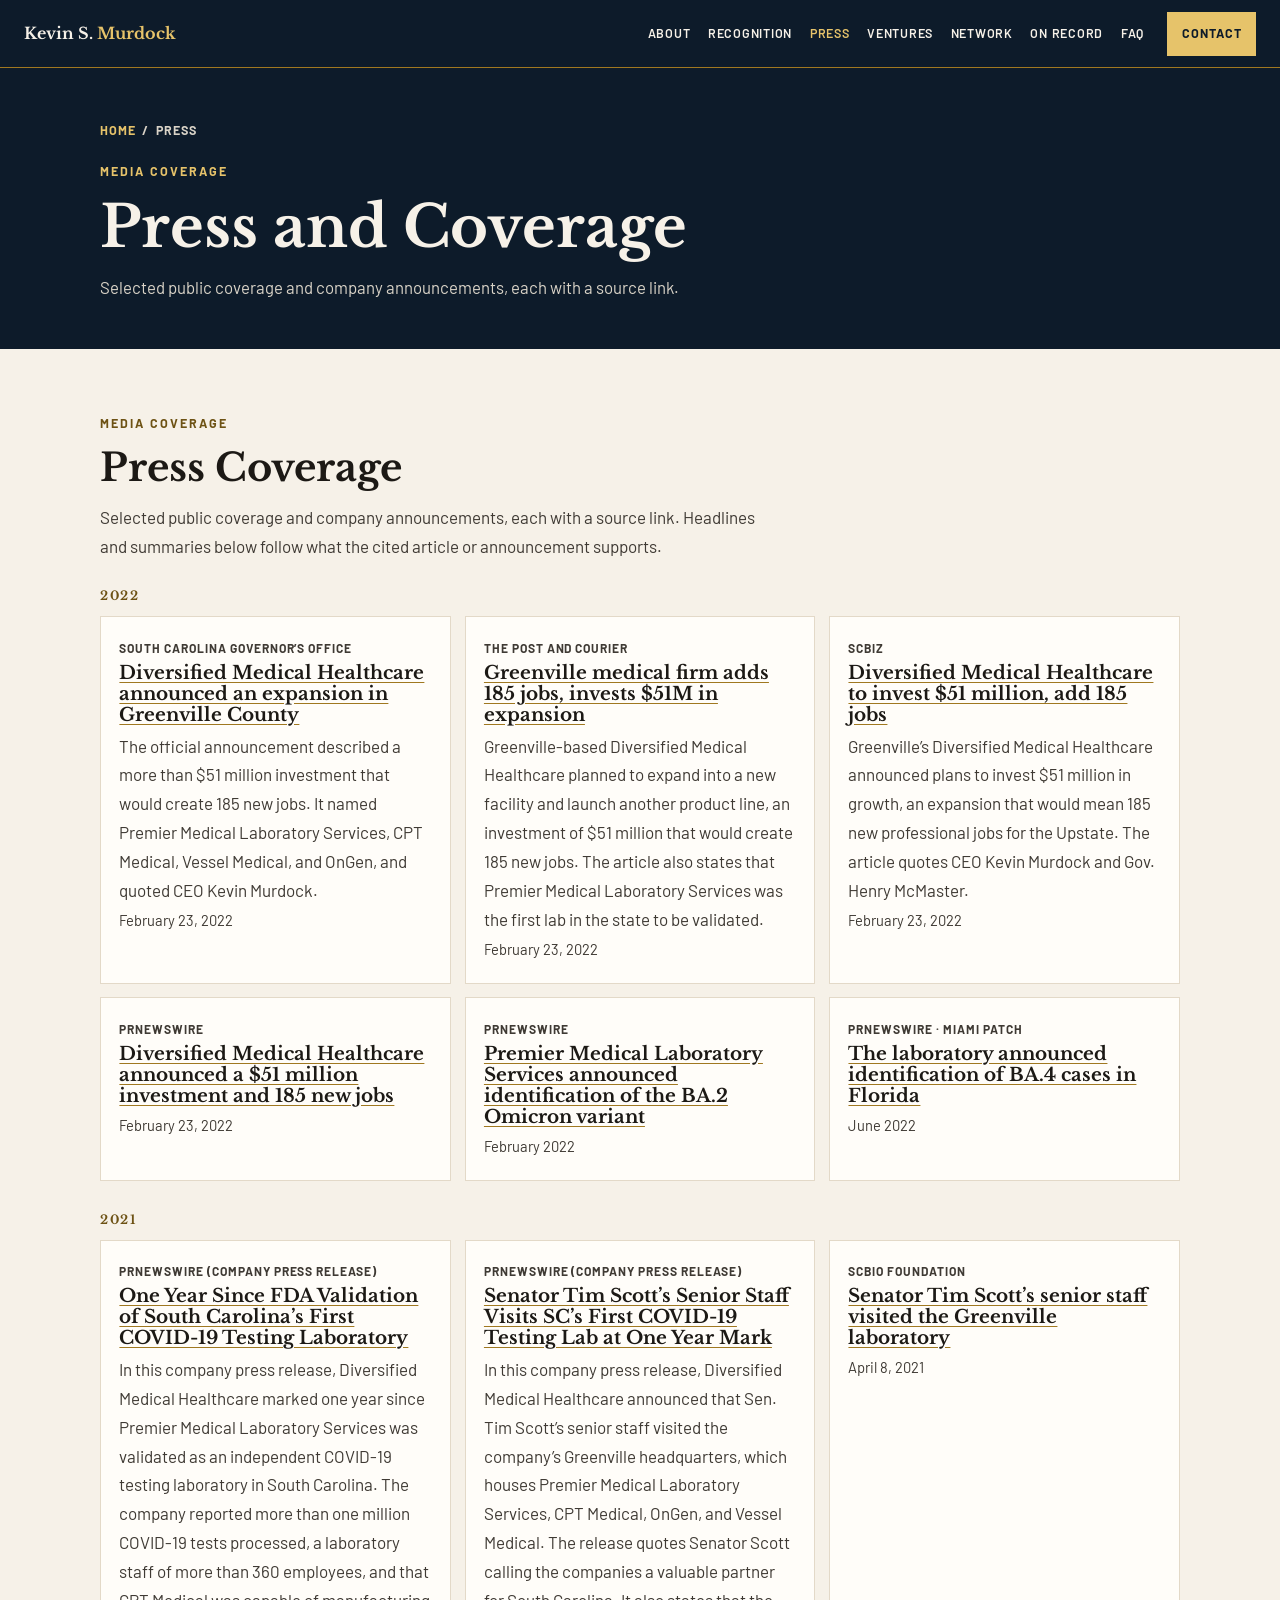
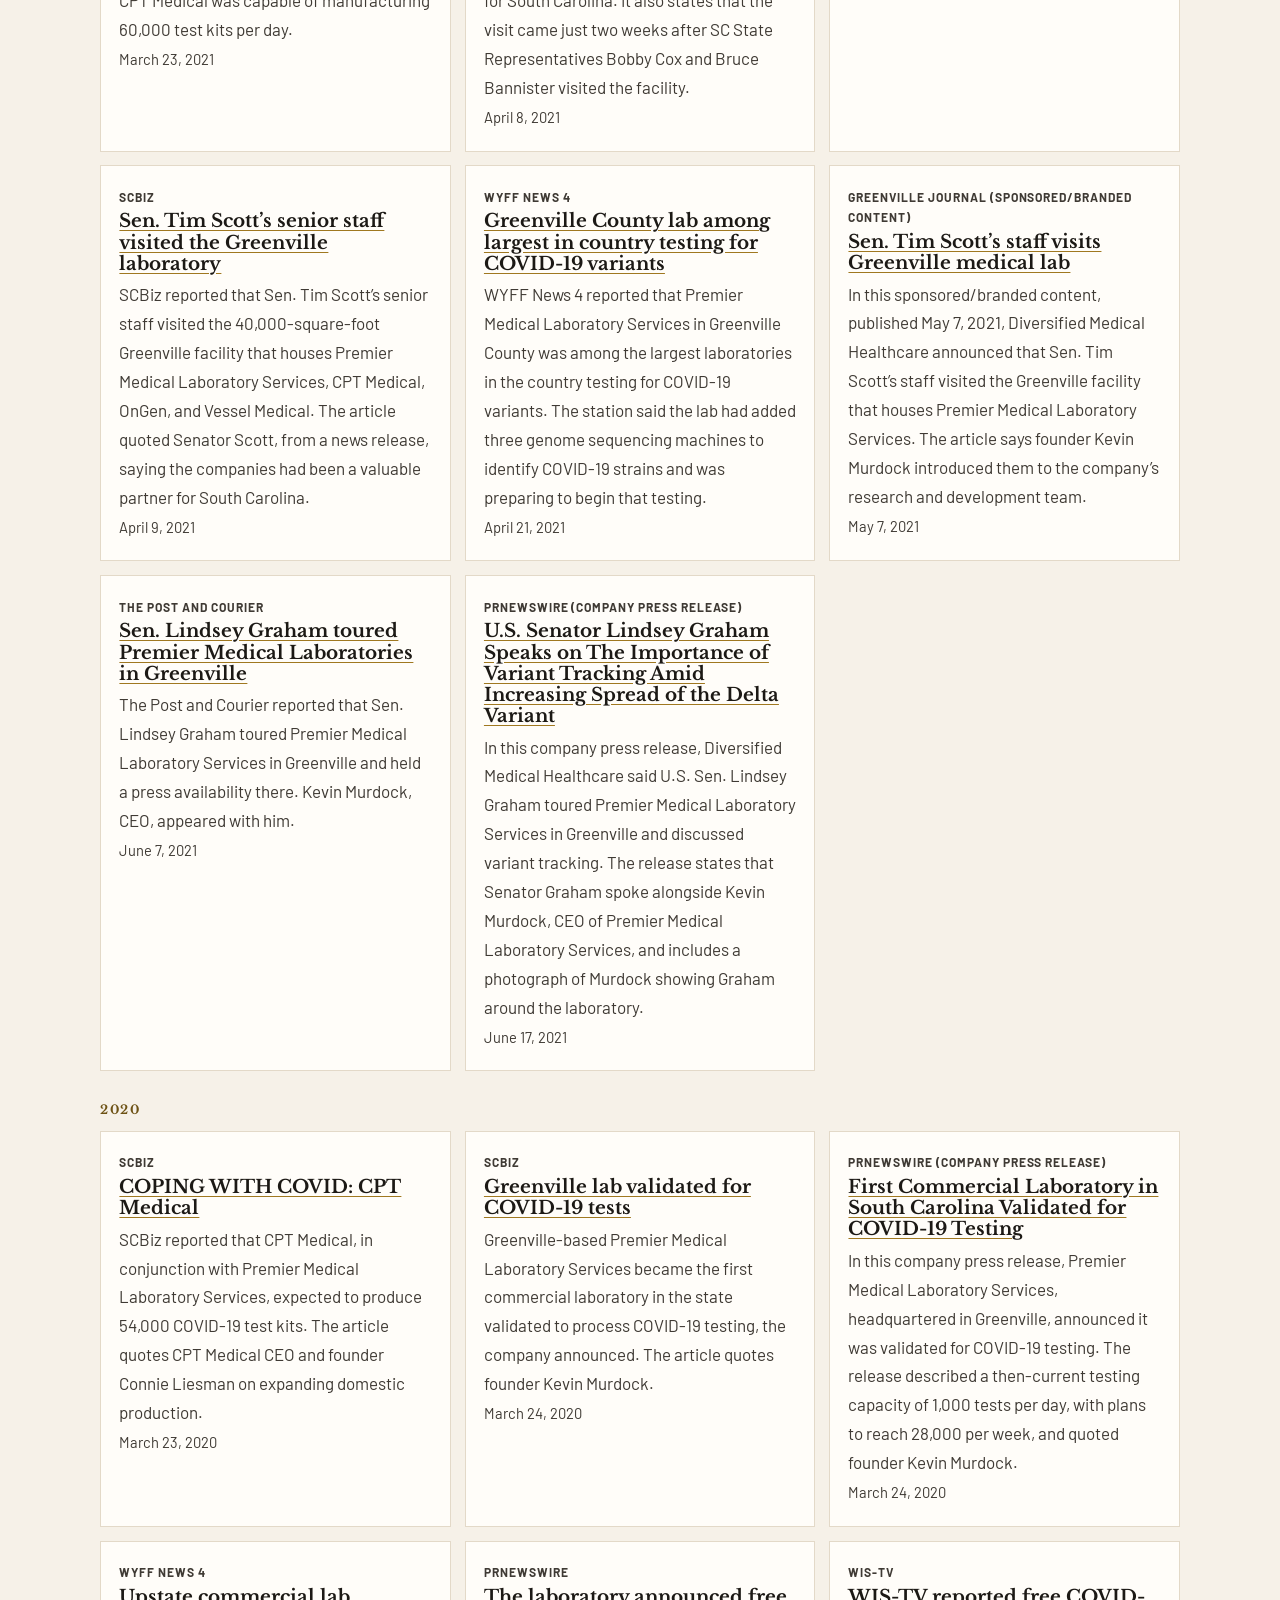
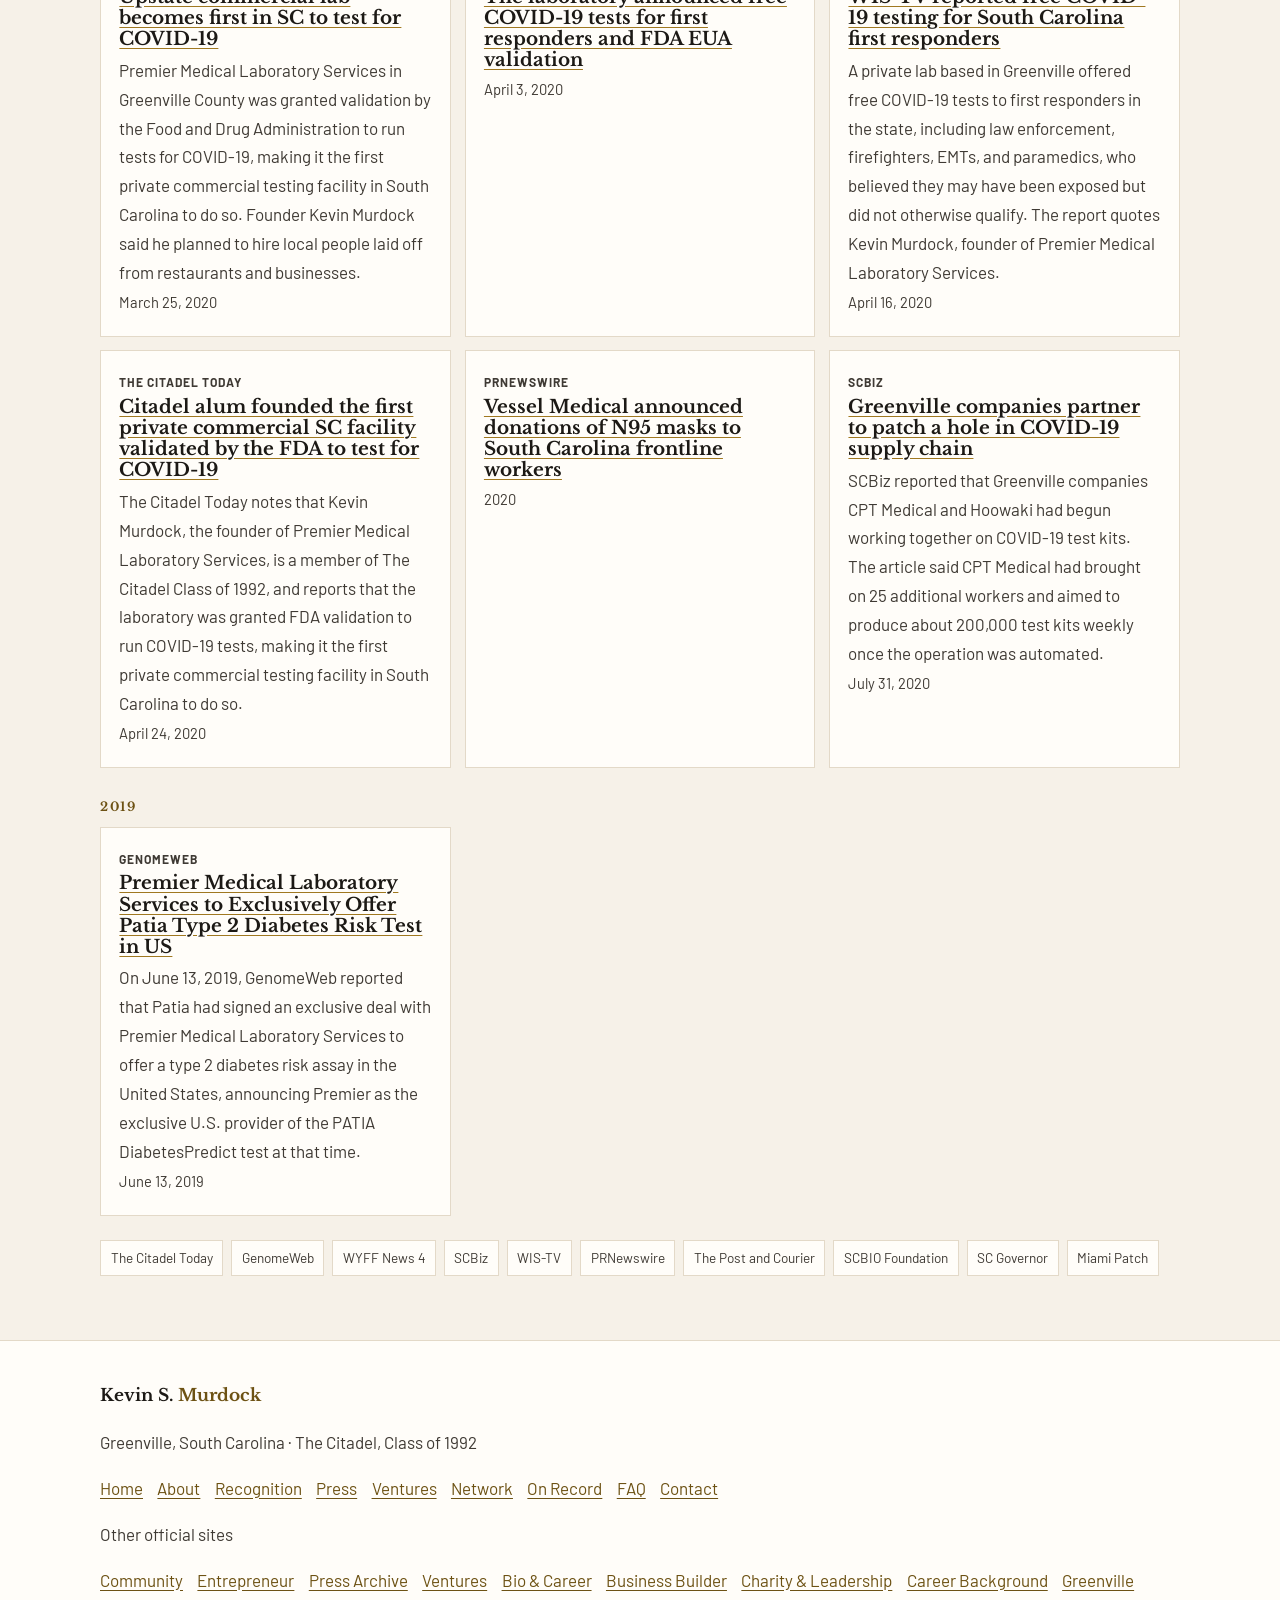
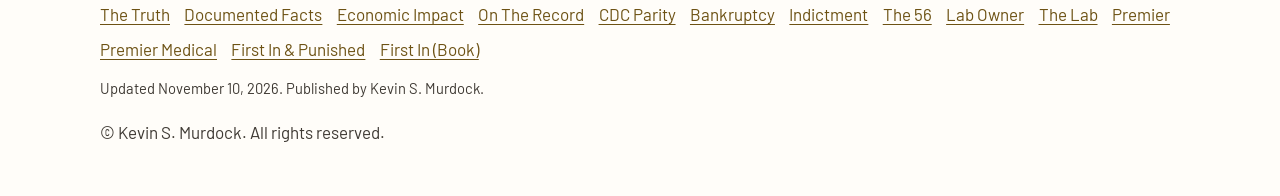
<file: press/index.html>
<!DOCTYPE html>
<html lang="en">
<head>
<meta charset="UTF-8">
<meta name="viewport" content="width=device-width, initial-scale=1.0">
<title>Press and Coverage | Kevin S. Murdock</title>
<meta name="description" content="Press coverage of Kevin S. Murdock, including The Citadel Today, WYFF, WIS-TV, SCBiz, The Post and Courier, and the South Carolina governor's office.">
<meta name="keywords" content="Kevin Murdock press, Premier Medical Laboratory Services, Greenville SC, FDA-validated COVID-19 testing, Citadel Today, WIS-TV, Post and Courier">
<meta name="author" content="Kevin S. Murdock">
<meta name="robots" content="index, follow">
<meta name="theme-color" content="#0d1b2a">
<link rel="canonical" href="https://kevinsmurdock.com/press/">
<meta property="og:title" content="Press and Coverage | Kevin S. Murdock">
<meta property="og:description" content="Press coverage of Kevin S. Murdock, including The Citadel Today, WYFF, WIS-TV, SCBiz, The Post and Courier, and the South Carolina governor's office.">
<meta property="og:url" content="https://kevinsmurdock.com/press/">
<meta property="og:type" content="profile">
<meta property="og:locale" content="en_US">
<meta property="og:image" content="https://kevinsmurdock.com/og-image.png">
<meta property="og:image:alt" content="Kevin S. Murdock, healthcare entrepreneur, Greenville, South Carolina">
<meta name="twitter:card" content="summary_large_image">
<meta name="twitter:title" content="Press and Coverage | Kevin S. Murdock">
<meta name="twitter:description" content="Press coverage of Kevin S. Murdock, including The Citadel Today, WYFF, WIS-TV, SCBiz, The Post and Courier, and the South Carolina governor's office.">
<meta name="twitter:image" content="https://kevinsmurdock.com/og-image.png">
<meta name="twitter:image:alt" content="Kevin S. Murdock, healthcare entrepreneur, Greenville, South Carolina">
<script type="application/ld+json">{
  "@context": "https://schema.org",
  "@graph": [
    {
      "@type": "CollectionPage",
      "@id": "https://kevinsmurdock.com/press/#page",
      "url": "https://kevinsmurdock.com/press/",
      "name": "Press and Coverage | Kevin S. Murdock",
      "description": "Press coverage of Kevin S. Murdock, including The Citadel Today, WYFF, WIS-TV, SCBiz, The Post and Courier, and the South Carolina governor's office.",
      "inLanguage": "en",
      "dateModified": "2026-11-10",
      "isPartOf": {
        "@id": "https://kevinsmurdock.com/#website"
      },
      "about": {
        "@id": "https://kevinsmurdock.com/#person"
      }
    },
    {
      "@type": "WebSite",
      "@id": "https://kevinsmurdock.com/#website",
      "url": "https://kevinsmurdock.com/",
      "name": "Kevin S. Murdock",
      "publisher": {
        "@id": "https://kevinsmurdock.com/#person"
      },
      "inLanguage": "en"
    },
    {
      "@type": "Person",
      "@id": "https://kevinsmurdock.com/#person",
      "name": "Kevin S. Murdock",
      "alternateName": [
        "Kevin Murdock",
        "Kevin Scott Murdock"
      ],
      "url": "https://kevinsmurdock.com/",
      "description": "Kevin S. Murdock, Citadel Class of 1992, founded Premier Medical Laboratory Services, SC's first private commercial COVID-19 testing lab.",
      "jobTitle": "Healthcare Entrepreneur",
      "homeLocation": {
        "@type": "Place",
        "name": "Greenville, South Carolina"
      },
      "alumniOf": {
        "@type": "CollegeOrUniversity",
        "name": "The Citadel",
        "url": "https://www.citadel.edu/"
      },
      "knowsAbout": [
        "Healthcare",
        "Clinical laboratories",
        "COVID-19 testing"
      ],
      "mainEntityOfPage": {
        "@id": "https://kevinsmurdock.com/#page"
      },
      "sameAs": [
        "https://www.linkedin.com/in/kevin-murdock-7a64a229/",
        "https://www.crunchbase.com/person/kevin-murdock-aa5f",
        "https://kevinsmurdock.org",
        "https://kevinsmurdock.co",
        "https://kevinsmurdock.info",
        "https://kevinsmurdock.biz",
        "https://kevinmurdock.net",
        "https://kevinmurdock.co",
        "https://kevinmurdock.org",
        "https://kevinmurdock.info",
        "https://kevinmurdock56.com",
        "https://kevinmurdockgreenville.com",
        "https://kevinmurdockextorted.com",
        "https://kevinmurdocktruth.com",
        "https://kevinmurdockjustice.com",
        "https://kevinmurdockfacts.com",
        "https://kevinmurdockontherecord.com",
        "https://kevinmurdockbankruptcy.com",
        "https://kevinmurdockindictment.com",
        "https://kevinmurdocklabowner.com",
        "https://kevinmurdocklab.com",
        "https://kevinmurdockpremier.com",
        "https://kevinmurdockpremiermedical.com",
        "https://firstinandpunished.com",
        "https://firstinbook.com"
      ],
      "subjectOf": [
        {
          "@id": "https://kevinsmurdock.com/#news-scbiz-2020-03-24"
        },
        {
          "@id": "https://kevinsmurdock.com/#news-wyff-2020-03-25"
        },
        {
          "@id": "https://kevinsmurdock.com/#news-wistv-2020-04-16"
        },
        {
          "@id": "https://kevinsmurdock.com/#news-citadel-2020-04-24"
        },
        {
          "@id": "https://kevinsmurdock.com/#news-governor-2022-02-23"
        },
        {
          "@id": "https://kevinsmurdock.com/#news-postandcourier-2022-02-23"
        },
        {
          "@id": "https://kevinsmurdock.com/#news-scbiz-2022-02-23"
        },
        {
          "@id": "https://kevinsmurdock.com/#news-wyff-2021-04-21"
        },
        {
          "@id": "https://kevinsmurdock.com/#news-scbiz-cpt-2020-03-23"
        },
        {
          "@id": "https://kevinsmurdock.com/#news-prnewswire-2020-03-24"
        },
        {
          "@id": "https://kevinsmurdock.com/#news-scbiz-hoowaki-2020-07-31"
        },
        {
          "@id": "https://kevinsmurdock.com/#news-genomeweb-2019-06-13"
        },
        {
          "@id": "https://kevinsmurdock.com/#news-prnewswire-2021-03-23"
        },
        {
          "@id": "https://kevinsmurdock.com/#news-prnewswire-scott-2021-04-08"
        },
        {
          "@id": "https://kevinsmurdock.com/#news-scbiz-scott-2021-04-09"
        },
        {
          "@id": "https://kevinsmurdock.com/#news-prnewswire-graham-2021-06-17"
        },
        {
          "@id": "https://kevinsmurdock.com/#news-postandcourier-graham-2021-06-07"
        },
        {
          "@id": "https://kevinsmurdock.com/#news-greenvillejournal-scott-2021-05-07"
        }
      ]
    },
    {
      "@type": "NewsArticle",
      "@id": "https://kevinsmurdock.com/#news-scbiz-2020-03-24",
      "url": "https://scbiz.com/greenville-lab-validated-for-covid-19-tests/",
      "headline": "Greenville lab validated for COVID-19 tests",
      "datePublished": "2020-03-24",
      "publisher": {
        "@type": "Organization",
        "name": "SCBiz"
      },
      "about": {
        "@id": "https://kevinsmurdock.com/#person"
      }
    },
    {
      "@type": "NewsArticle",
      "@id": "https://kevinsmurdock.com/#news-wyff-2020-03-25",
      "url": "https://www.wyff4.com/article/upstate-commercial-lab-becomes-first-in-sc-to-test-for-covid-19-testing/31917255",
      "headline": "Upstate commercial lab becomes first in SC to test for COVID-19",
      "datePublished": "2020-03-25",
      "publisher": {
        "@type": "Organization",
        "name": "WYFF News 4"
      },
      "about": {
        "@id": "https://kevinsmurdock.com/#person"
      }
    },
    {
      "@type": "NewsArticle",
      "@id": "https://kevinsmurdock.com/#news-wistv-2020-04-16",
      "url": "https://www.wistv.com/2020/04/16/sc-lab-providing-free-covid-testing-all-first-responders/",
      "headline": "SC lab providing free COVID testing to all first responders",
      "datePublished": "2020-04-16",
      "publisher": {
        "@type": "Organization",
        "name": "WIS-TV"
      },
      "about": {
        "@id": "https://kevinsmurdock.com/#person"
      }
    },
    {
      "@type": "NewsArticle",
      "@id": "https://kevinsmurdock.com/#news-citadel-2020-04-24",
      "url": "https://today.citadel.edu/upstate-commercial-lab-becomes-first-in-sc-to-test-for-covid-19/",
      "headline": "Upstate commercial lab becomes first in SC to test for COVID-19",
      "datePublished": "2020-04-24",
      "publisher": {
        "@type": "Organization",
        "name": "The Citadel Today"
      },
      "about": {
        "@id": "https://kevinsmurdock.com/#person"
      }
    },
    {
      "@type": "NewsArticle",
      "@id": "https://kevinsmurdock.com/#news-governor-2022-02-23",
      "url": "https://governor.sc.gov/news/2022-02/diversified-medical-healthcare-expanding-operations-greenville-county",
      "headline": "Diversified Medical Healthcare expanding operations in Greenville County",
      "datePublished": "2022-02-23",
      "publisher": {
        "@type": "Organization",
        "name": "Office of the Governor of South Carolina"
      },
      "about": {
        "@id": "https://kevinsmurdock.com/#person"
      }
    },
    {
      "@type": "NewsArticle",
      "@id": "https://kevinsmurdock.com/#news-postandcourier-2022-02-23",
      "url": "https://www.postandcourier.com/greenville/business/greenville-medical-firm-adds-185-jobs-invests-51m-in-expansion/article_5feb28e8-93e0-11ec-9080-2bc7f038245e.html",
      "headline": "Greenville medical firm adds 185 jobs, invests $51M in expansion",
      "datePublished": "2022-02-23",
      "publisher": {
        "@type": "Organization",
        "name": "The Post and Courier"
      },
      "about": {
        "@id": "https://kevinsmurdock.com/#person"
      }
    },
    {
      "@type": "NewsArticle",
      "@id": "https://kevinsmurdock.com/#news-scbiz-2022-02-23",
      "url": "https://scbiz.com/diversified-medical-healthcare-to-invest-51-million-add-185-jobs/",
      "headline": "Diversified Medical Healthcare to invest $51 million, add 185 jobs",
      "datePublished": "2022-02-23",
      "publisher": {
        "@type": "Organization",
        "name": "SCBiz"
      },
      "about": {
        "@id": "https://kevinsmurdock.com/#person"
      }
    },
    {
      "@type": "NewsArticle",
      "@id": "https://kevinsmurdock.com/#news-wyff-2021-04-21",
      "url": "https://www.wyff4.com/article/greenville-county-lab-among-largest-in-country-testing-for-covid-19-variants-strains/36178979",
      "headline": "Greenville County lab among largest in country testing for COVID-19 variants",
      "datePublished": "2021-04-21",
      "publisher": {
        "@type": "Organization",
        "name": "WYFF News 4"
      },
      "about": {
        "@id": "https://kevinsmurdock.com/#person"
      }
    },
    {
      "@type": "NewsArticle",
      "@id": "https://kevinsmurdock.com/#news-scbiz-cpt-2020-03-23",
      "url": "https://scbiz.com/coping-with-covid-cpt-medical/",
      "headline": "COPING WITH COVID: CPT Medical",
      "datePublished": "2020-03-23",
      "publisher": {
        "@type": "Organization",
        "name": "SCBiz"
      },
      "about": {
        "@id": "https://kevinsmurdock.com/#person"
      }
    },
    {
      "@type": "NewsArticle",
      "@id": "https://kevinsmurdock.com/#news-prnewswire-2020-03-24",
      "url": "https://www.prnewswire.com/news-releases/first-commercial-laboratory-in-south-carolina-validated-for-covid-19-testing-301028937.html",
      "headline": "First Commercial Laboratory in South Carolina Validated for COVID-19 Testing",
      "datePublished": "2020-03-24",
      "publisher": {
        "@type": "Organization",
        "name": "PR Newswire"
      },
      "about": {
        "@id": "https://kevinsmurdock.com/#person"
      }
    },
    {
      "@type": "NewsArticle",
      "@id": "https://kevinsmurdock.com/#news-scbiz-hoowaki-2020-07-31",
      "url": "https://scbiz.com/greenville-companies-partner-to-patch-a-hole-in-covid-19-supply-chain/",
      "headline": "Greenville companies partner to patch a hole in COVID-19 supply chain",
      "datePublished": "2020-07-31",
      "publisher": {
        "@type": "Organization",
        "name": "SCBiz"
      },
      "about": {
        "@id": "https://kevinsmurdock.com/#person"
      }
    },
    {
      "@type": "NewsArticle",
      "@id": "https://kevinsmurdock.com/#news-genomeweb-2019-06-13",
      "url": "https://www.genomeweb.com/pcr/premier-medical-laboratory-services-exclusively-offer-patia-type-2-diabetes-risk-test-us",
      "headline": "Premier Medical Laboratory Services to Exclusively Offer Patia Type 2 Diabetes Risk Test in US",
      "datePublished": "2019-06-13",
      "publisher": {
        "@type": "Organization",
        "name": "GenomeWeb"
      },
      "about": {
        "@id": "https://kevinsmurdock.com/#person"
      }
    },
    {
      "@type": "NewsArticle",
      "@id": "https://kevinsmurdock.com/#news-prnewswire-2021-03-23",
      "url": "https://www.prnewswire.com/news-releases/one-year-since-fda-validation-of-south-carolinas-first-covid-19-testing-laboratory-301254210.html",
      "headline": "One Year Since FDA Validation of South Carolina's First COVID-19 Testing Laboratory",
      "datePublished": "2021-03-23",
      "publisher": {
        "@type": "Organization",
        "name": "PR Newswire"
      },
      "about": {
        "@id": "https://kevinsmurdock.com/#person"
      }
    },
    {
      "@type": "NewsArticle",
      "@id": "https://kevinsmurdock.com/#news-prnewswire-scott-2021-04-08",
      "url": "https://www.prnewswire.com/news-releases/senator-tim-scotts-senior-staff-visits-scs-first-covid-19-testing-lab-at-one-year-mark-301265250.html",
      "headline": "Senator Tim Scott's Senior Staff Visits SC's First COVID-19 Testing Lab at One Year Mark",
      "datePublished": "2021-04-08",
      "publisher": {
        "@type": "Organization",
        "name": "PR Newswire"
      },
      "about": {
        "@id": "https://kevinsmurdock.com/#person"
      }
    },
    {
      "@type": "NewsArticle",
      "@id": "https://kevinsmurdock.com/#news-scbiz-scott-2021-04-09",
      "url": "https://scbiz.com/greenville-lab-honored-for-nations-highest-covid-19-testing-capacity/",
      "headline": "Greenville lab honored for nation's highest COVID-19 testing capacity",
      "datePublished": "2021-04-09",
      "publisher": {
        "@type": "Organization",
        "name": "SCBiz"
      },
      "about": {
        "@id": "https://kevinsmurdock.com/#person"
      }
    },
    {
      "@type": "NewsArticle",
      "@id": "https://kevinsmurdock.com/#news-prnewswire-graham-2021-06-17",
      "url": "https://www.prnewswire.com/news-releases/us-senator-lindsey-graham-speaks-on-the-importance-of-variant-tracking-amid-increasing-spread-of-the-delta-variant-301315031.html",
      "headline": "U.S. Senator Lindsey Graham Speaks on The Importance of Variant Tracking Amid Increasing Spread of the Delta Variant",
      "datePublished": "2021-06-17",
      "publisher": {
        "@type": "Organization",
        "name": "PR Newswire"
      },
      "about": {
        "@id": "https://kevinsmurdock.com/#person"
      }
    },
    {
      "@type": "NewsArticle",
      "@id": "https://kevinsmurdock.com/#news-postandcourier-graham-2021-06-07",
      "url": "https://www.postandcourier.com/greenville/politics/graham-calls-for-hearings-on-covid-questions-surrounding-wuhan-lab-during-greenville-visit/article_6a07b858-c7be-11eb-88dc-b74da1ccd884.html",
      "headline": "Graham calls for hearings on COVID questions surrounding Wuhan lab during Greenville visit",
      "datePublished": "2021-06-07",
      "publisher": {
        "@type": "Organization",
        "name": "The Post and Courier"
      },
      "about": {
        "@id": "https://kevinsmurdock.com/#person"
      }
    },
    {
      "@type": "NewsArticle",
      "@id": "https://kevinsmurdock.com/#news-greenvillejournal-scott-2021-05-07",
      "url": "https://greenvillejournal.com/branded-content/sen-tim-scotts-staff-visits-greenville-sc-medical-lab/",
      "headline": "Sen. Tim Scott's staff visits Greenville medical lab",
      "datePublished": "2021-05-07",
      "publisher": {
        "@type": "Organization",
        "name": "Greenville Journal"
      },
      "about": {
        "@id": "https://kevinsmurdock.com/#person"
      }
    },
    {
      "@type": "BreadcrumbList",
      "@id": "https://kevinsmurdock.com/press/#breadcrumbs",
      "itemListElement": [
        {
          "@type": "ListItem",
          "position": 1,
          "name": "Home",
          "item": "https://kevinsmurdock.com/"
        },
        {
          "@type": "ListItem",
          "position": 2,
          "name": "Press",
          "item": "https://kevinsmurdock.com/press/"
        }
      ]
    }
  ]
}</script>
<link rel="icon" href="/favicon.svg" type="image/svg+xml">
<link rel="preconnect" href="https://fonts.googleapis.com">
<link rel="preconnect" href="https://fonts.gstatic.com" crossorigin>
<link rel="preconnect" href="https://www.googletagmanager.com">
<link href="https://fonts.googleapis.com/css2?family=Libre+Baskerville:ital,wght@0,400;0,700;1,400&family=Barlow:wght@400;500;600;700&display=swap" rel="stylesheet">
<link rel="stylesheet" href="/css/site.css">
<script async src="https://www.googletagmanager.com/gtag/js?id=G-H3GVQ6M8LM"></script>
<script>
  window.dataLayer = window.dataLayer || [];
  function gtag(){dataLayer.push(arguments);}
  gtag('js', new Date());
  gtag('config', 'G-H3GVQ6M8LM');
  gtag('config', 'AW-18090292877');
</script>
</head>
<body>
<a class="skip" href="#main">Skip to content</a>
<header class="site-header">
  <input class="nav-state" id="nav-toggle" type="checkbox">
  <div class="bar">
    <a class="brand" href="/">Kevin S. <span>Murdock</span></a>
    <label class="nav-label" for="nav-toggle"><span class="open-label">Menu</span><span class="close-label">Close</span></label>
  </div>
  <nav class="site-nav" id="site-nav" aria-label="Primary">
    <ul>
      <li><a href="/about/">About</a></li>
      <li><a href="/#senators">Recognition</a></li>
      <li><a href="/press/" aria-current="page">Press</a></li>
      <li><a href="/#ventures">Ventures</a></li>
      <li><a href="/#network">Network</a></li>
      <li><a href="/#record">On Record</a></li>
      <li><a href="/faq/">FAQ</a></li>
    </ul>
  </nav>
  <a class="nav-cta" href="/#contact">Contact</a>
</header>

<main id="main">

  <header class="page-hero">
    <div class="wrap">
      <nav aria-label="Breadcrumb"><ol class="crumbs"><li><a href="/">Home</a></li><li><span>Press</span></li></ol></nav>
      <p class="eyebrow">Media Coverage</p>
      <h1>Press and Coverage</h1>
      <p class="dek">Selected public coverage and company announcements, each with a source link.</p>
    </div>
  </header>
  <section id="press" aria-labelledby="press-title">
    <div class="wrap">
      <p class="kicker">Media Coverage</p>
      <h2 id="press-title">Press Coverage</h2>
      <p class="intro">Selected public coverage and company announcements, each with a source link. Headlines and summaries below follow what the cited article or announcement supports.</p>
      <h3 class="year">2022</h3>
      <div class="press-grid">
        <article class="press-card"><p class="outlet">South Carolina Governor&rsquo;s Office</p><h3><a href="https://governor.sc.gov/news/2022-02/diversified-medical-healthcare-expanding-operations-greenville-county" target="_blank" rel="noopener noreferrer">Diversified Medical Healthcare announced an expansion in Greenville County</a></h3><p class="summary">The official announcement described a more than $51 million investment that would create 185 new jobs. It named Premier Medical Laboratory Services, CPT Medical, Vessel Medical, and OnGen, and quoted CEO Kevin Murdock.</p><p class="when"><time datetime="2022-02-23">February 23, 2022</time></p></article>
        <article class="press-card"><p class="outlet">The Post and Courier</p><h3><a href="https://www.postandcourier.com/greenville/business/greenville-medical-firm-adds-185-jobs-invests-51m-in-expansion/article_5feb28e8-93e0-11ec-9080-2bc7f038245e.html" target="_blank" rel="noopener noreferrer">Greenville medical firm adds 185 jobs, invests $51M in expansion</a></h3><p class="summary">Greenville-based Diversified Medical Healthcare planned to expand into a new facility and launch another product line, an investment of $51 million that would create 185 new jobs. The article also states that Premier Medical Laboratory Services was the first lab in the state to be validated.</p><p class="when"><time datetime="2022-02-23">February 23, 2022</time></p></article>
        <article class="press-card"><p class="outlet">SCBiz</p><h3><a href="https://scbiz.com/diversified-medical-healthcare-to-invest-51-million-add-185-jobs/" target="_blank" rel="noopener noreferrer">Diversified Medical Healthcare to invest $51 million, add 185 jobs</a></h3><p class="summary">Greenville&rsquo;s Diversified Medical Healthcare announced plans to invest $51 million in growth, an expansion that would mean 185 new professional jobs for the Upstate. The article quotes CEO Kevin Murdock and Gov. Henry McMaster.</p><p class="when"><time datetime="2022-02-23">February 23, 2022</time></p></article>
        <article class="press-card"><p class="outlet">PRNewswire</p><h3><a href="https://www.prnewswire.com/news-releases/diversified-medical-healthcare-to-invest-51-million-add-185-new-professionals-to-its-south-carolina-operations-301488765.html" target="_blank" rel="noopener noreferrer">Diversified Medical Healthcare announced a $51 million investment and 185 new jobs</a></h3><p class="when"><time datetime="2022-02-23">February 23, 2022</time></p></article>
        <article class="press-card"><p class="outlet">PRNewswire</p><h3><a href="https://www.prnewswire.com/news-releases/new-stealth-omicron-ba2-variant-identified-by-premier-medical-laboratory-services-301475888.html" target="_blank" rel="noopener noreferrer">Premier Medical Laboratory Services announced identification of the BA.2 Omicron variant</a></h3><p class="when"><time datetime="2022-02">February 2022</time></p></article>
        <article class="press-card"><p class="outlet">PRNewswire &middot; Miami Patch</p><h3><a href="https://www.prnewswire.com/news-releases/first-covid-19-ba4-variant-cases-in-the-state-of-florida-identified-301563244.html" target="_blank" rel="noopener noreferrer">The laboratory announced identification of BA.4 cases in Florida</a></h3><p class="when"><time datetime="2022-06">June 2022</time></p></article>
      </div>
      <h3 class="year">2021</h3>
      <div class="press-grid">
        <article class="press-card"><p class="outlet">PRNewswire (company press release)</p><h3><a href="https://www.prnewswire.com/news-releases/one-year-since-fda-validation-of-south-carolinas-first-covid-19-testing-laboratory-301254210.html" target="_blank" rel="noopener noreferrer">One Year Since FDA Validation of South Carolina&rsquo;s First COVID-19 Testing Laboratory</a></h3><p class="summary">In this company press release, Diversified Medical Healthcare marked one year since Premier Medical Laboratory Services was validated as an independent COVID-19 testing laboratory in South Carolina. The company reported more than one million COVID-19 tests processed, a laboratory staff of more than 360 employees, and that CPT Medical was capable of manufacturing 60,000 test kits per day.</p><p class="when"><time datetime="2021-03-23">March 23, 2021</time></p></article>
        <article class="press-card"><p class="outlet">PRNewswire (company press release)</p><h3><a href="https://www.prnewswire.com/news-releases/senator-tim-scotts-senior-staff-visits-scs-first-covid-19-testing-lab-at-one-year-mark-301265250.html" target="_blank" rel="noopener noreferrer">Senator Tim Scott&rsquo;s Senior Staff Visits SC&rsquo;s First COVID-19 Testing Lab at One Year Mark</a></h3><p class="summary">In this company press release, Diversified Medical Healthcare announced that Sen. Tim Scott&rsquo;s senior staff visited the company&rsquo;s Greenville headquarters, which houses Premier Medical Laboratory Services, CPT Medical, OnGen, and Vessel Medical. The release quotes Senator Scott calling the companies a valuable partner for South Carolina. It also states that the visit came just two weeks after SC State Representatives Bobby Cox and Bruce Bannister visited the facility.</p><p class="when"><time datetime="2021-04-08">April 8, 2021</time></p></article>
        <article class="press-card"><p class="outlet">SCBIO Foundation</p><h3><a href="https://scbiofoundation.org/senator-tim-scotts-senior-staff-visits-scs-first-covid-19-testing-lab-at-one-year-mark/" target="_blank" rel="noopener noreferrer">Senator Tim Scott&rsquo;s senior staff visited the Greenville laboratory</a></h3><p class="when"><time datetime="2021-04-08">April 8, 2021</time></p></article>
        <article class="press-card"><p class="outlet">SCBiz</p><h3><a href="https://scbiz.com/greenville-lab-honored-for-nations-highest-covid-19-testing-capacity/" target="_blank" rel="noopener noreferrer">Sen. Tim Scott&rsquo;s senior staff visited the Greenville laboratory</a></h3><p class="summary">SCBiz reported that Sen. Tim Scott&rsquo;s senior staff visited the 40,000-square-foot Greenville facility that houses Premier Medical Laboratory Services, CPT Medical, OnGen, and Vessel Medical. The article quoted Senator Scott, from a news release, saying the companies had been a valuable partner for South Carolina.</p><p class="when"><time datetime="2021-04-09">April 9, 2021</time></p></article>
        <article class="press-card"><p class="outlet">WYFF News 4</p><h3><a href="https://www.wyff4.com/article/greenville-county-lab-among-largest-in-country-testing-for-covid-19-variants-strains/36178979" target="_blank" rel="noopener noreferrer">Greenville County lab among largest in country testing for COVID-19 variants</a></h3><p class="summary">WYFF News 4 reported that Premier Medical Laboratory Services in Greenville County was among the largest laboratories in the country testing for COVID-19 variants. The station said the lab had added three genome sequencing machines to identify COVID-19 strains and was preparing to begin that testing.</p><p class="when"><time datetime="2021-04-21">April 21, 2021</time></p></article>
        <article class="press-card"><p class="outlet">Greenville Journal (sponsored/branded content)</p><h3><a href="https://greenvillejournal.com/branded-content/sen-tim-scotts-staff-visits-greenville-sc-medical-lab/" target="_blank" rel="noopener noreferrer">Sen. Tim Scott&rsquo;s staff visits Greenville medical lab</a></h3><p class="summary">In this sponsored/branded content, published May 7, 2021, Diversified Medical Healthcare announced that Sen. Tim Scott&rsquo;s staff visited the Greenville facility that houses Premier Medical Laboratory Services. The article says founder Kevin Murdock introduced them to the company&rsquo;s research and development team.</p><p class="when"><time datetime="2021-05-07">May 7, 2021</time></p></article>
        <article class="press-card"><p class="outlet">The Post and Courier</p><h3><a href="https://www.postandcourier.com/greenville/politics/graham-calls-for-hearings-on-covid-questions-surrounding-wuhan-lab-during-greenville-visit/article_6a07b858-c7be-11eb-88dc-b74da1ccd884.html" target="_blank" rel="noopener noreferrer">Sen. Lindsey Graham toured Premier Medical Laboratories in Greenville</a></h3><p class="summary">The Post and Courier reported that Sen. Lindsey Graham toured Premier Medical Laboratory Services in Greenville and held a press availability there. Kevin Murdock, CEO, appeared with him.</p><p class="when"><time datetime="2021-06-07">June 7, 2021</time></p></article>
        <article class="press-card"><p class="outlet">PRNewswire (company press release)</p><h3><a href="https://www.prnewswire.com/news-releases/us-senator-lindsey-graham-speaks-on-the-importance-of-variant-tracking-amid-increasing-spread-of-the-delta-variant-301315031.html" target="_blank" rel="noopener noreferrer">U.S. Senator Lindsey Graham Speaks on The Importance of Variant Tracking Amid Increasing Spread of the Delta Variant</a></h3><p class="summary">In this company press release, Diversified Medical Healthcare said U.S. Sen. Lindsey Graham toured Premier Medical Laboratory Services in Greenville and discussed variant tracking. The release states that Senator Graham spoke alongside Kevin Murdock, CEO of Premier Medical Laboratory Services, and includes a photograph of Murdock showing Graham around the laboratory.</p><p class="when"><time datetime="2021-06-17">June 17, 2021</time></p></article>
      </div>
      <h3 class="year">2020</h3>
      <div class="press-grid">
        <article class="press-card"><p class="outlet">SCBiz</p><h3><a href="https://scbiz.com/coping-with-covid-cpt-medical/" target="_blank" rel="noopener noreferrer">COPING WITH COVID: CPT Medical</a></h3><p class="summary">SCBiz reported that CPT Medical, in conjunction with Premier Medical Laboratory Services, expected to produce 54,000 COVID-19 test kits. The article quotes CPT Medical CEO and founder Connie Liesman on expanding domestic production.</p><p class="when"><time datetime="2020-03-23">March 23, 2020</time></p></article>
        <article class="press-card"><p class="outlet">SCBiz</p><h3><a href="https://scbiz.com/greenville-lab-validated-for-covid-19-tests/" target="_blank" rel="noopener noreferrer">Greenville lab validated for COVID-19 tests</a></h3><p class="summary">Greenville-based Premier Medical Laboratory Services became the first commercial laboratory in the state validated to process COVID-19 testing, the company announced. The article quotes founder Kevin Murdock.</p><p class="when"><time datetime="2020-03-24">March 24, 2020</time></p></article>
        <article class="press-card"><p class="outlet">PRNewswire (company press release)</p><h3><a href="https://www.prnewswire.com/news-releases/first-commercial-laboratory-in-south-carolina-validated-for-covid-19-testing-301028937.html" target="_blank" rel="noopener noreferrer">First Commercial Laboratory in South Carolina Validated for COVID-19 Testing</a></h3><p class="summary">In this company press release, Premier Medical Laboratory Services, headquartered in Greenville, announced it was validated for COVID-19 testing. The release described a then-current testing capacity of 1,000 tests per day, with plans to reach 28,000 per week, and quoted founder Kevin Murdock.</p><p class="when"><time datetime="2020-03-24">March 24, 2020</time></p></article>
        <article class="press-card"><p class="outlet">WYFF News 4</p><h3><a href="https://www.wyff4.com/article/upstate-commercial-lab-becomes-first-in-sc-to-test-for-covid-19-testing/31917255" target="_blank" rel="noopener noreferrer">Upstate commercial lab becomes first in SC to test for COVID-19</a></h3><p class="summary">Premier Medical Laboratory Services in Greenville County was granted validation by the Food and Drug Administration to run tests for COVID-19, making it the first private commercial testing facility in South Carolina to do so. Founder Kevin Murdock said he planned to hire local people laid off from restaurants and businesses.</p><p class="when"><time datetime="2020-03-25">March 25, 2020</time></p></article>
        <article class="press-card"><p class="outlet">PRNewswire</p><h3><a href="https://www.prnewswire.com/news-releases/south-carolina-laboratory-launching-effort-to-supply-free-covid-19-tests-to-first-responders-301035029.html" target="_blank" rel="noopener noreferrer">The laboratory announced free COVID-19 tests for first responders and FDA EUA validation</a></h3><p class="when"><time datetime="2020-04-03">April 3, 2020</time></p></article>
        <article class="press-card"><p class="outlet">WIS-TV</p><h3><a href="https://www.wistv.com/2020/04/16/sc-lab-providing-free-covid-testing-all-first-responders/" target="_blank" rel="noopener noreferrer">WIS-TV reported free COVID-19 testing for South Carolina first responders</a></h3><p class="summary">A private lab based in Greenville offered free COVID-19 tests to first responders in the state, including law enforcement, firefighters, EMTs, and paramedics, who believed they may have been exposed but did not otherwise qualify. The report quotes Kevin Murdock, founder of Premier Medical Laboratory Services.</p><p class="when"><time datetime="2020-04-16">April 16, 2020</time></p></article>
        <article class="press-card"><p class="outlet">The Citadel Today</p><h3><a href="https://today.citadel.edu/upstate-commercial-lab-becomes-first-in-sc-to-test-for-covid-19/" target="_blank" rel="noopener noreferrer">Citadel alum founded the first private commercial SC facility validated by the FDA to test for COVID-19</a></h3><p class="summary">The Citadel Today notes that Kevin Murdock, the founder of Premier Medical Laboratory Services, is a member of The Citadel Class of 1992, and reports that the laboratory was granted FDA validation to run COVID-19 tests, making it the first private commercial testing facility in South Carolina to do so.</p><p class="when"><time datetime="2020-04-24">April 24, 2020</time></p></article>
        <article class="press-card"><p class="outlet">PRNewswire</p><h3><a href="https://www.prnewswire.com/news-releases/vessel-medical-donates-thousands-of-n95-masks-to-south-carolina-frontline-workers-during-covid-19-ppe-shortage-301053623.html" target="_blank" rel="noopener noreferrer">Vessel Medical announced donations of N95 masks to South Carolina frontline workers</a></h3><p class="when"><time datetime="2020-05">2020</time></p></article>
        <article class="press-card"><p class="outlet">SCBiz</p><h3><a href="https://scbiz.com/greenville-companies-partner-to-patch-a-hole-in-covid-19-supply-chain/" target="_blank" rel="noopener noreferrer">Greenville companies partner to patch a hole in COVID-19 supply chain</a></h3><p class="summary">SCBiz reported that Greenville companies CPT Medical and Hoowaki had begun working together on COVID-19 test kits. The article said CPT Medical had brought on 25 additional workers and aimed to produce about 200,000 test kits weekly once the operation was automated.</p><p class="when"><time datetime="2020-07-31">July 31, 2020</time></p></article>
      </div>
      <h3 class="year">2019</h3>
      <div class="press-grid">
        <article class="press-card"><p class="outlet">GenomeWeb</p><h3><a href="https://www.genomeweb.com/pcr/premier-medical-laboratory-services-exclusively-offer-patia-type-2-diabetes-risk-test-us" target="_blank" rel="noopener noreferrer">Premier Medical Laboratory Services to Exclusively Offer Patia Type 2 Diabetes Risk Test in US</a></h3><p class="summary">On June 13, 2019, GenomeWeb reported that Patia had signed an exclusive deal with Premier Medical Laboratory Services to offer a type 2 diabetes risk assay in the United States, announcing Premier as the exclusive U.S. provider of the PATIA DiabetesPredict test at that time.</p><p class="when"><time datetime="2019-06-13">June 13, 2019</time></p></article>
      </div>
      <ul class="outlets">
        <li>The Citadel Today</li><li>GenomeWeb</li><li>WYFF News 4</li><li>SCBiz</li><li>WIS-TV</li><li>PRNewswire</li><li>The Post and Courier</li><li>SCBIO Foundation</li><li>SC Governor</li><li>Miami Patch</li>
      </ul>
    </div>
  </section>

</main>

<footer class="site-footer">
  <div class="wrap">
    <p class="foot-brand">Kevin S. <span>Murdock</span></p>
    <p>Greenville, South Carolina &middot; The Citadel, Class of 1992</p>
    <nav aria-label="On this site">
      <ul class="page-links">
        <li><a href="/">Home</a></li>
        <li><a href="/about/">About</a></li>
        <li><a href="/#senators">Recognition</a></li>
        <li><a href="/press/">Press</a></li>
        <li><a href="/#ventures">Ventures</a></li>
        <li><a href="/#network">Network</a></li>
        <li><a href="/#record">On Record</a></li>
        <li><a href="/faq/">FAQ</a></li>
        <li><a href="/#contact">Contact</a></li>
      </ul>
    </nav>
    <nav aria-label="Other official sites">
      <p>Other official sites</p>
      <ul class="official-links">
        <li><a href="https://kevinsmurdock.org">Community</a></li>
        <li><a href="https://kevinsmurdock.co">Entrepreneur</a></li>
        <li><a href="https://kevinsmurdock.info">Press Archive</a></li>
        <li><a href="https://kevinsmurdock.biz">Ventures</a></li>
        <li><a href="https://kevinmurdock.net">Bio &amp; Career</a></li>
        <li><a href="https://kevinmurdock.co">Business Builder</a></li>
        <li><a href="https://kevinmurdock.org">Charity &amp; Leadership</a></li>
        <li><a href="https://kevinmurdock.info">Career Background</a></li>
        <li><a href="https://kevinmurdockgreenville.com">Greenville</a></li>
        <li><a href="https://kevinmurdocktruth.com">The Truth</a></li>
        <li><a href="https://kevinmurdockfacts.com">Documented Facts</a></li>
        <li><a href="https://kevinmurdockjustice.com">Economic Impact</a></li>
        <li><a href="https://kevinmurdockontherecord.com">On The Record</a></li>
        <li><a href="https://kevinmurdockextorted.com">CDC Parity</a></li>
        <li><a href="https://kevinmurdockbankruptcy.com">Bankruptcy</a></li>
        <li><a href="https://kevinmurdockindictment.com">Indictment</a></li>
        <li><a href="https://kevinmurdock56.com">The 56</a></li>
        <li><a href="https://kevinmurdocklabowner.com">Lab Owner</a></li>
        <li><a href="https://kevinmurdocklab.com">The Lab</a></li>
        <li><a href="https://kevinmurdockpremier.com">Premier</a></li>
        <li><a href="https://kevinmurdockpremiermedical.com">Premier Medical</a></li>
        <li><a href="https://firstinandpunished.com">First In &amp; Punished</a></li>
        <li><a href="https://firstinbook.com">First In (Book)</a></li>
      </ul>
    </nav>
    <p class="updated">Updated November 10, 2026. Published by Kevin S. Murdock.</p>
    <p>&copy; Kevin S. Murdock. All rights reserved.</p>
  </div>
</footer>
<script>
(function () {
  var toggle = document.getElementById("nav-toggle");
  if (!toggle) return;
  document.addEventListener("click", function (event) {
    var link = event.target.closest && event.target.closest("a[href*='#']");
    if (link) toggle.checked = false;
  });
  document.addEventListener("keydown", function (event) {
    if (event.key === "Escape") toggle.checked = false;
  });
})();
</script>
</body>
</html>
</file>
<file: css/site.css>
:root {
  --navy: #0d1b2a;
  --navy-2: #12283a;
  --ink: #1c1915;
  --cream: #f6f1e8;
  --paper: #fffdf9;
  --gold-on-navy: #e6c36a;
  --gold-line: #a07820;
  --gold-text: #6d5214;
  --text-on-navy: #f6f1e8;
  --muted-on-navy: #d9d3c7;
  --muted: #3f3a34;
  --line: #e3d9c8;
  --header-h: 4.25rem;
}
*, *::before, *::after { box-sizing: border-box; }
html { scroll-behavior: smooth; scroll-padding-top: 5rem; }
body {
  margin: 0;
  font-family: "Barlow", "Noto Sans", "Segoe UI", sans-serif;
  font-size: 1.0625rem;
  line-height: 1.7;
  color: var(--ink);
  background: var(--cream);
  overflow-wrap: break-word;
}
img { max-width: 100%; height: auto; }
:focus-visible {
  outline: 2px solid var(--navy);
  outline-offset: 3px;
  box-shadow: 0 0 0 5px var(--gold-on-navy);
}
.skip {
  position: absolute;
  left: 0.75rem;
  top: 0.75rem;
  z-index: 40;
  transform: translateY(-150%);
  background: var(--gold-on-navy);
  color: var(--navy);
  padding: 0.7rem 1rem;
  font-weight: 700;
  text-decoration: none;
}
.skip:focus { transform: none; }
.site-header {
  position: sticky;
  top: 0;
  z-index: 20;
  display: flex;
  flex-wrap: wrap;
  align-items: center;
  background: var(--navy);
  border-bottom: 1px solid var(--gold-line);
}
.nav-state {
  position: absolute;
  width: 1px;
  height: 1px;
  padding: 0;
  margin: -1px;
  overflow: hidden;
  clip: rect(0, 0, 0, 0);
  white-space: nowrap;
  border: 0;
}
.bar {
  display: flex;
  flex: 1 1 auto;
  align-items: center;
  justify-content: space-between;
  gap: 0.75rem;
  order: 1;
  min-height: var(--header-h);
  padding: 0 1.25rem;
}
.nav-cta { order: 2; margin-right: 1rem; }
.site-nav { order: 3; flex: 1 1 100%; }
.brand {
  font-family: "Libre Baskerville", "Noto Serif", Georgia, serif;
  color: var(--text-on-navy);
  text-decoration: none;
  font-weight: 700;
  font-size: 1rem;
}
.brand span { color: var(--gold-on-navy); }
.nav-label, .nav-cta, .btn {
  display: inline-flex;
  align-items: center;
  justify-content: center;
  min-height: 44px;
  padding: 0.55rem 0.9rem;
  font-size: 0.78rem;
  font-weight: 700;
  letter-spacing: 0.08em;
  text-transform: uppercase;
  text-decoration: none;
}
.nav-label {
  border: 1px solid var(--gold-on-navy);
  color: var(--gold-on-navy);
  cursor: pointer;
}
.close-label { display: none; }
.nav-state:checked + .bar .open-label { display: none; }
.nav-state:checked + .bar .close-label { display: inline; }
.nav-cta { color: var(--navy); background: var(--gold-on-navy); }
.site-nav { display: none; background: var(--navy); }
.nav-state:checked ~ .site-nav { display: block; }
.nav-state:focus-visible + .bar .nav-label {
  outline: 2px solid var(--navy);
  outline-offset: 3px;
  box-shadow: 0 0 0 5px var(--gold-on-navy);
}
.site-nav ul, .stats, .outlets, .milestones, .page-links, .official-links {
  list-style: none;
  margin: 0;
  padding: 0;
}
.site-nav ul { display: flex; flex-direction: column; padding: 0.25rem 1.25rem 1rem; }
.site-nav a {
  display: flex;
  align-items: center;
  min-height: 44px;
  color: var(--text-on-navy);
  text-decoration: none;
  font-size: 0.95rem;
  font-weight: 600;
}
.site-nav a:hover { color: var(--gold-on-navy); }
.wrap { width: min(1080px, calc(100% - 2.5rem)); margin: 0 auto; }
.hero { background: var(--navy); color: var(--text-on-navy); padding: 4.5rem 0 3.5rem; }
.eyebrow, .kicker {
  margin: 0 0 0.75rem;
  color: var(--gold-text);
  font-size: 0.78rem;
  font-weight: 700;
  letter-spacing: 0.16em;
  text-transform: uppercase;
}
.hero .eyebrow { color: var(--gold-on-navy); }
h1, h2, h3 { font-family: "Libre Baskerville", "Noto Serif", Georgia, serif; line-height: 1.15; font-weight: 700; }
h1 { margin: 0 0 0.75rem; font-size: clamp(2.7rem, 8vw, 5.1rem); color: var(--text-on-navy); }
h1 span { color: var(--gold-on-navy); }
h2 { margin: 0 0 0.8rem; font-size: clamp(1.8rem, 3vw, 2.45rem); color: var(--ink); }
h3 { margin: 0 0 0.4rem; font-size: 1.15rem; }
.dek { margin: 0 0 1.25rem; max-width: 40rem; color: var(--muted-on-navy); font-size: 1.05rem; }
.lede { margin: 0 0 1.5rem; max-width: 42rem; color: var(--text-on-navy); font-size: 1.12rem; }
.stats { display: grid; grid-template-columns: 1fr 1fr; gap: 0.75rem; margin: 0 0 0.75rem; }
.stats li {
  padding: 0.85rem 0.9rem;
  border: 1px solid var(--gold-line);
}
.stats strong {
  display: block;
  font-family: "Libre Baskerville", Georgia, serif;
  font-size: 1.55rem;
  color: var(--gold-on-navy);
  line-height: 1.1;
}
.stats span { color: var(--muted-on-navy); font-size: 0.78rem; font-weight: 700; letter-spacing: 0.08em; text-transform: uppercase; }
.stat-note { margin: 0 0 1.5rem; color: var(--muted-on-navy); font-size: 0.95rem; }
.hero-actions { display: flex; flex-wrap: wrap; gap: 0.75rem; }
.btn-gold { background: var(--gold-on-navy); color: var(--navy); }
.btn-ghost { border: 1px solid var(--muted-on-navy); color: var(--text-on-navy); }
section { padding: 4rem 0; scroll-margin-top: 5rem; }
.intro { max-width: 68ch; color: var(--muted); margin: 0 0 1.75rem; }
.stack { max-width: 72ch; }
.stack p { margin: 0 0 1rem; color: var(--ink); }
.layout { display: grid; gap: 1.5rem; }
.layout > :last-child { display: grid; gap: 0.85rem; align-content: start; }
.card, .quote, .lab, .press-card, .venture {
  background: var(--paper);
  border: 1px solid var(--line);
  padding: 1.1rem 1.15rem;
}
.card p, .venture p, .lab p, .press-card p { margin: 0.2rem 0; color: var(--muted); }
.card h3, .venture h3, .lab h3, .press-card h3 { color: var(--ink); }
.hl { color: var(--gold-text); font-weight: 700; }
#senators { background: var(--navy-2); color: var(--text-on-navy); }
#senators h2, #contact h2 { color: var(--text-on-navy); }
#senators .kicker, #contact .kicker { color: var(--gold-on-navy); }
#senators .intro { color: var(--muted-on-navy); }
.quote {
  background: transparent;
  border: 1px solid var(--gold-line);
  border-left: 4px solid var(--gold-on-navy);
  margin-bottom: 1rem;
}
.quote > p { margin: 0 0 0.75rem; color: var(--gold-on-navy); font-size: 0.78rem; font-weight: 700; letter-spacing: 0.08em; text-transform: uppercase; }
.quote blockquote { margin: 0; }
.quote blockquote p { margin: 0; font-family: "Libre Baskerville", Georgia, serif; font-style: italic; font-size: 1.2rem; line-height: 1.55; color: var(--text-on-navy); }
.cite, .sources { display: block; margin-top: 0.8rem; color: var(--muted-on-navy); font-size: 0.92rem; font-style: normal; }
.pair { display: grid; gap: 0.85rem; }
.dark-card { background: var(--navy); border: 1px solid var(--gold-line); padding: 1.1rem 1.15rem; }
.dark-card h3 { color: var(--text-on-navy); }
.dark-card p { margin: 0; color: var(--muted-on-navy); }
.year { margin: 2rem 0 0.8rem; color: var(--gold-text); font-size: 0.78rem; letter-spacing: 0.14em; text-transform: uppercase; }
.year:first-of-type { margin-top: 0; }
.press-grid, .venture-grid, .lab-grid { display: grid; gap: 0.85rem; }
.outlet { color: var(--gold-text); font-size: 0.75rem; font-weight: 700; letter-spacing: 0.08em; text-transform: uppercase; margin-bottom: 0.35rem; }
.when { color: var(--muted); font-size: 0.92rem; }
.outlets { display: flex; flex-wrap: wrap; gap: 0.5rem; margin-top: 1.5rem; }
.outlets li { border: 1px solid var(--line); background: var(--paper); color: var(--muted); padding: 0.35rem 0.6rem; font-size: 0.85rem; }
.venture .era { margin: 0 0 0.35rem; color: var(--gold-text); font-size: 0.75rem; font-weight: 700; letter-spacing: 0.08em; text-transform: uppercase; }
.flag { margin: 0 0 0.35rem; color: var(--gold-text); font-size: 0.75rem; font-weight: 700; letter-spacing: 0.12em; }
.loc { color: var(--gold-text); font-weight: 700; }
.sources { color: var(--muted); margin-top: 1.25rem; }
.record { display: grid; gap: 1.25rem; }
.statement {
  margin: 1rem 0 0;
  background: var(--navy);
  border-left: 4px solid var(--gold-on-navy);
  padding: 1.15rem 1.2rem;
}
.statement p { margin: 0; color: var(--text-on-navy); font-family: "Libre Baskerville", Georgia, serif; font-style: italic; }
.statement .cite { color: var(--gold-on-navy); font-style: normal; font-weight: 700; letter-spacing: 0.06em; text-transform: uppercase; font-size: 0.75rem; }
.milestones { list-style: disc; padding-left: 1.15rem; }
.milestones li { margin: 0.4rem 0; color: var(--ink); }
.factbox { background: var(--paper); border: 1px solid var(--line); padding: 1rem 1rem 0.4rem; }
.factbox .kicker { margin-bottom: 0.4rem; }
#contact { background: var(--navy); color: var(--text-on-navy); }
.contact-grid { display: grid; gap: 1.5rem; }
.contact-copy { color: var(--muted-on-navy); }
.facts { margin: 1rem 0; }
.facts div { display: grid; grid-template-columns: 6.5rem 1fr; gap: 0.75rem; padding: 0.7rem 0; border-bottom: 1px solid var(--gold-line); }
.facts dt { color: var(--gold-on-navy); font-size: 0.75rem; font-weight: 700; letter-spacing: 0.08em; text-transform: uppercase; }
.facts dd { margin: 0; color: var(--text-on-navy); }
.clinks { display: flex; flex-wrap: wrap; gap: 0.6rem; }
.clinks a { border: 1px solid var(--gold-on-navy); color: var(--gold-on-navy); text-decoration: none; min-height: 44px; display: inline-flex; align-items: center; padding: 0.4rem 0.8rem; font-weight: 700; letter-spacing: 0.06em; text-transform: uppercase; font-size: 0.78rem; }
form { display: grid; gap: 0.45rem; }
label { color: var(--gold-on-navy); font-size: 0.75rem; font-weight: 700; letter-spacing: 0.08em; text-transform: uppercase; }
input, textarea {
  width: 100%;
  min-height: 44px;
  padding: 0.7rem 0.8rem;
  font: inherit;
  font-size: 1rem;
  color: var(--text-on-navy);
  background: var(--navy-2);
  border: 1px solid var(--gold-line);
}
textarea { min-height: 8.5rem; resize: vertical; }
input::placeholder, textarea::placeholder { color: var(--muted-on-navy); }
button {
  min-height: 44px;
  margin-top: 0.4rem;
  border: 0;
  background: var(--gold-on-navy);
  color: var(--navy);
  font: inherit;
  font-size: 0.82rem;
  font-weight: 700;
  letter-spacing: 0.08em;
  text-transform: uppercase;
  cursor: pointer;
}
.site-footer { background: var(--paper); color: var(--muted); padding: 1.5rem 0 2rem; border-top: 1px solid var(--line); }
.foot-brand { font-family: "Libre Baskerville", Georgia, serif; color: var(--ink); font-weight: 700; }
.foot-brand span { color: var(--gold-text); }
.page-links, .official-links { display: flex; flex-wrap: wrap; gap: 0.35rem 0.9rem; margin: 0.8rem 0; }
.page-links a, .official-links a, .stack a, .venture a { color: var(--gold-text); }
.page-links a, .official-links a { text-underline-offset: 0.15em; }
.updated { margin: 0.4rem 0 0; font-size: 0.92rem; }
.sr-only {
  position: absolute;
  width: 1px;
  height: 1px;
  padding: 0;
  margin: -1px;
  overflow: hidden;
  clip: rect(0, 0, 0, 0);
  white-space: nowrap;
  border: 0;
}
@media (max-width: 719px) {
  .stats li:last-child { grid-column: 1 / -1; }
}
@media (max-width: 380px) {
  .bar { padding: 0 0.55rem; gap: 0.35rem; }
  .brand { font-size: 0.84rem; }
  .nav-label, .nav-cta { padding: 0.4rem 0.45rem; letter-spacing: 0.03em; }
  .nav-cta { margin-right: 0.55rem; }
}
@media (min-width: 720px) {
  .stats { grid-template-columns: repeat(3, 1fr); }
  .press-grid, .venture-grid, .lab-grid, .pair { grid-template-columns: 1fr 1fr; }
  .layout, .record, .contact-grid { grid-template-columns: 1.4fr 0.8fr; align-items: start; }
}
@media (min-width: 960px) {
  .nav-state, .nav-label { display: none; }
  .site-header { flex-wrap: nowrap; gap: 1rem; padding: 0 1.5rem; min-height: var(--header-h); }
  .bar { order: 1; padding: 0; min-height: 0; flex: 0 0 auto; }
  .site-nav { order: 2; display: block; flex: 1 1 auto; background: transparent; }
  .nav-cta { order: 3; margin-right: 0; }
  .site-nav ul { flex-direction: row; justify-content: flex-end; gap: 0.2rem; padding: 0; }
  .site-nav a { font-size: 0.78rem; letter-spacing: 0.06em; text-transform: uppercase; padding: 0 0.45rem; }
  .stats { grid-template-columns: repeat(4, 1fr); }
  .press-grid { grid-template-columns: 1fr 1fr 1fr; }
  .venture-grid, .lab-grid { grid-template-columns: 1fr 1fr 1fr; }
}
@media (prefers-reduced-motion: reduce) {
  html { scroll-behavior: auto; }
  *, *::before, *::after { transition: none !important; animation: none !important; }
}
@media (forced-colors: active) {
  :focus-visible { outline: 2px solid CanvasText; box-shadow: none; }
}
@media print {
  .site-header, .hero-actions, form, .nav-label { display: none !important; }
  body, .hero, #senators, #contact { background: #fff; color: #000; }
  a { text-decoration: underline; }
}

/* ---- Subpages (/about/, /press/, /faq/) ----
   Everything above this line is main's index.html <style> block, verbatim.
   Rules below use only main's tokens. */
.site-nav a[aria-current="page"] { color: var(--gold-on-navy); }
.page-hero { background: var(--navy); color: var(--text-on-navy); padding: 3.25rem 0 3rem; }
.page-hero h1 { font-size: clamp(2.1rem, 6vw, 3.6rem); max-width: 22ch; }
.page-hero .dek { margin-bottom: 0; }
.page-hero .eyebrow { color: var(--gold-on-navy); }
.crumbs {
  display: flex;
  flex-wrap: wrap;
  gap: 0.4rem;
  list-style: none;
  margin: 0 0 1.25rem;
  padding: 0;
  color: var(--muted-on-navy);
  font-size: 0.78rem;
  font-weight: 700;
  letter-spacing: 0.08em;
  text-transform: uppercase;
}
.crumbs a { color: var(--gold-on-navy); text-decoration: none; }
.crumbs a:hover { text-decoration: underline; }
.crumbs li:not(:last-child)::after { content: "/"; margin-left: 0.4rem; color: var(--muted-on-navy); }
.card a, .press-card a, .faq-item a, .intro a { color: var(--gold-text); text-underline-offset: 0.15em; }
.press-card h3 a { color: var(--ink); text-decoration-color: var(--gold-line); }
.press-card h3 a:hover { color: var(--gold-text); }
.dark-card a { color: var(--gold-on-navy); text-underline-offset: 0.15em; }
.faq-list { display: grid; gap: 0.75rem; max-width: 52rem; }
.faq-item { background: var(--paper); border: 1px solid var(--line); border-left: 4px solid var(--gold-line); }
.faq-item summary {
  display: flex;
  align-items: center;
  justify-content: space-between;
  gap: 1rem;
  min-height: 44px;
  padding: 1rem 1.15rem;
  cursor: pointer;
  list-style: none;
  font-family: "Libre Baskerville", "Noto Serif", Georgia, serif;
  font-size: 1.05rem;
  font-weight: 700;
  line-height: 1.4;
  color: var(--ink);
}
.faq-item summary::-webkit-details-marker { display: none; }
.faq-item summary::after { content: "+"; flex: none; color: var(--gold-text); font-family: "Barlow", sans-serif; font-size: 1.4rem; line-height: 1; }
.faq-item[open] summary::after { content: "\2212"; }
.faq-item summary:hover { color: var(--gold-text); }
.faq-item p { margin: 0; padding: 0 1.15rem 1.15rem; color: var(--muted); }
@media print {
  .page-hero { background: #fff; color: #000; }
  .faq-item p { display: block; }
}
</file>
